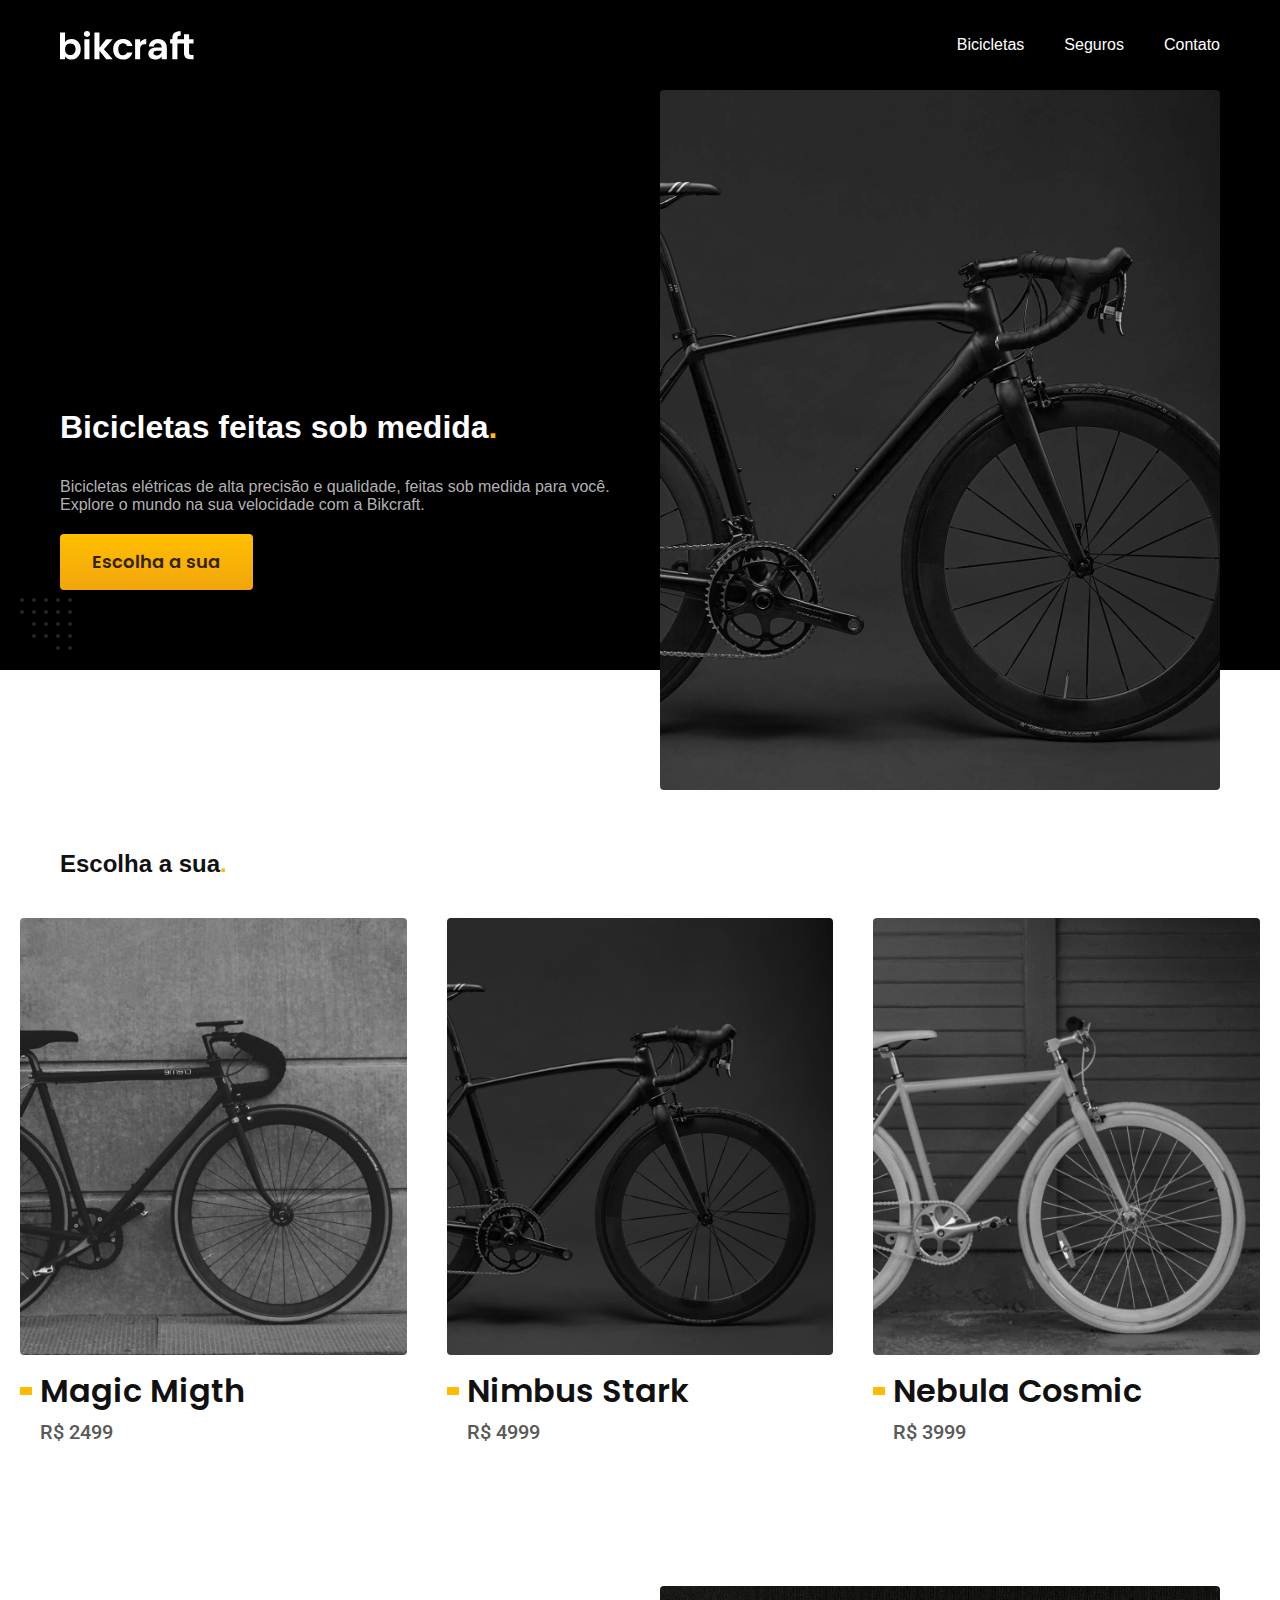
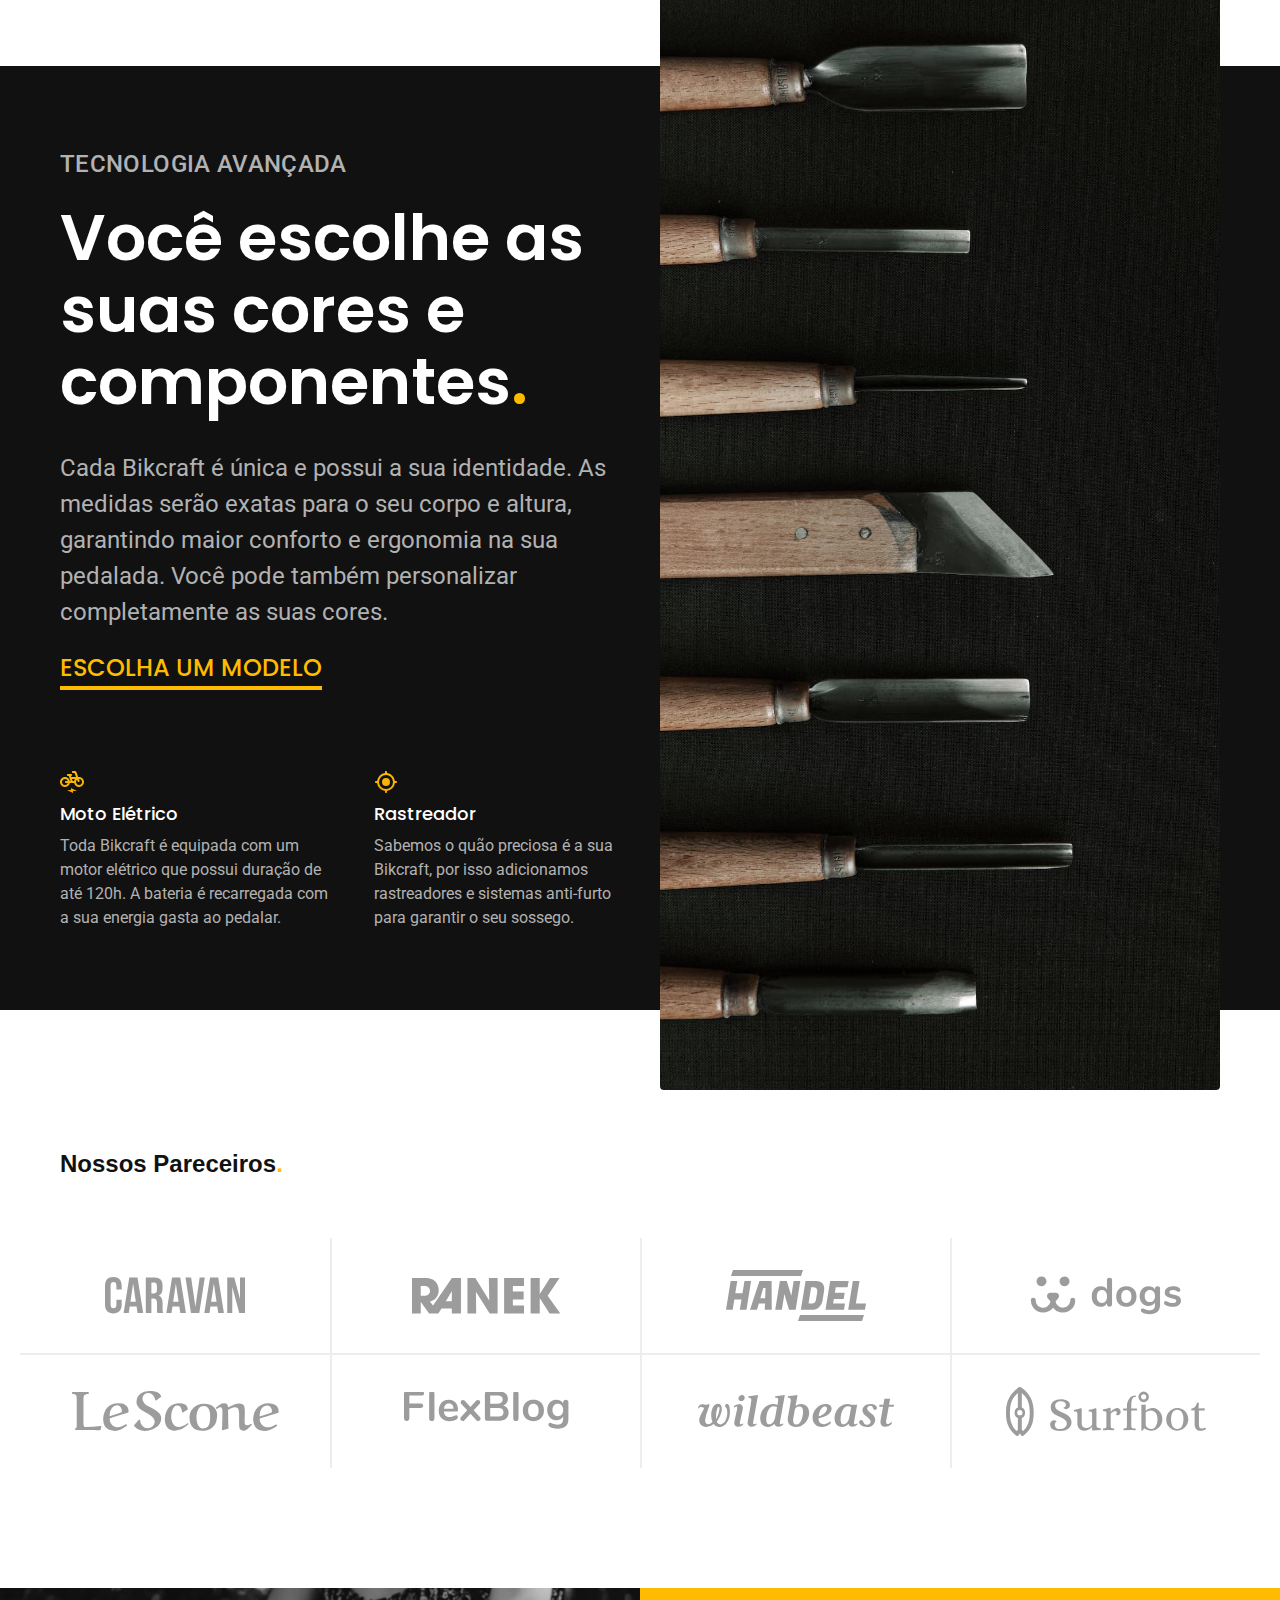
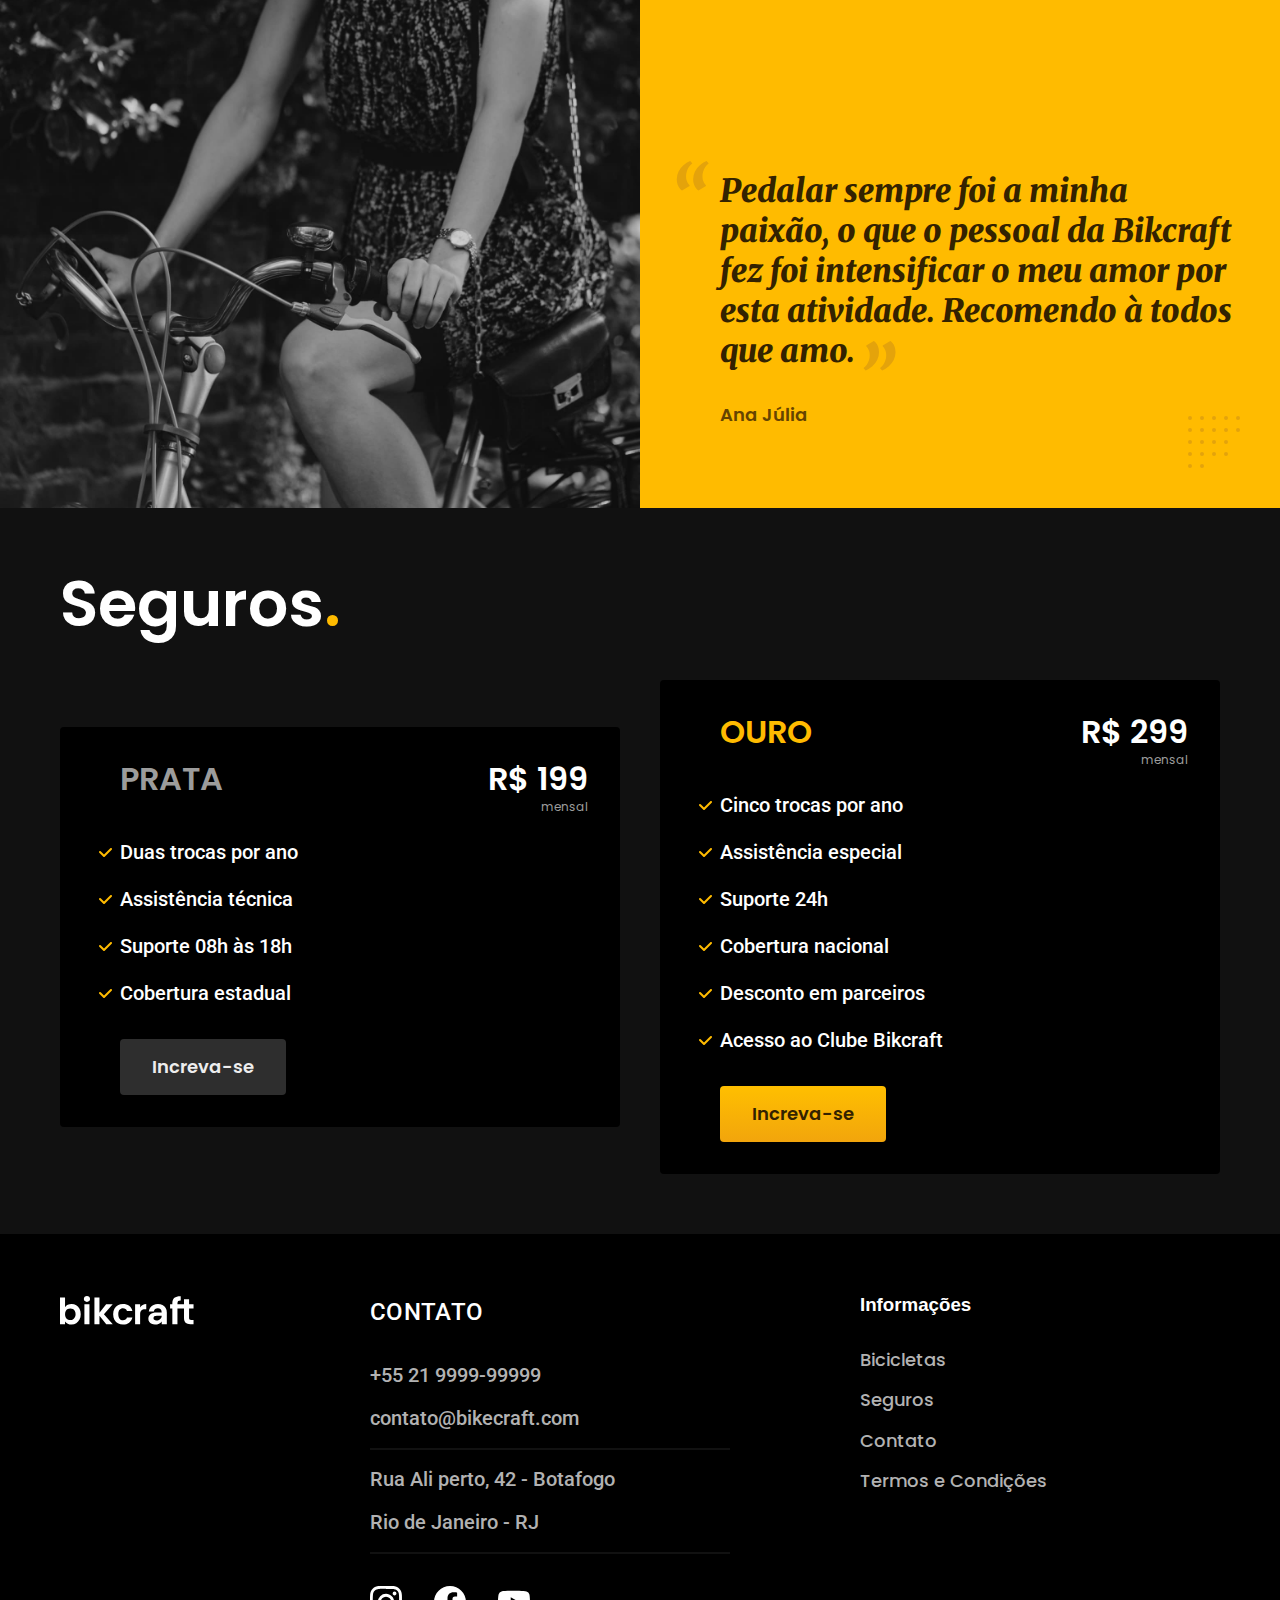
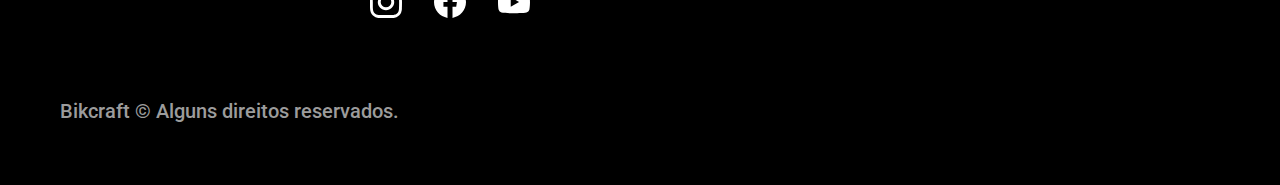
<file: Index.html>
<!DOCTYPE html>
<html lang="pt-br">

<head>
  <meta charset="UTF-8">
  <meta name="viewport" content="width=device-width, initial-scale=1.0">
  <title>Bikecraft - bicicletas elétricas</title>
  <meta name="description" content="Bicicletas elétricas de alta precisão e qualidade, feitas sob medida para o o cliente. Explore o mundo na sua velocidade com a Bikecraft.">
  <link rel="preconnect" href="https://fonts.googleapis.com">
  <link rel="preconnect" href="https://fonts.gstatic.com" crossorigin>
  <link href="https://fonts.googleapis.com/css2?family=Merriweather:ital,wght@1,900&family=Poppins:wght@400;600&family=Roboto:wght@400;500&display=swap" rel="stylesheet">

  <link rel="preload" href="./css/style.css" as="style">
  <link rel="stylesheet" href="./css/style.css">
</head>

<body>
  <header class="header-bg">
    <div class="header container">
      <a href="./">
        <img src="./img/bikcraft.svg" width="136" height="32" alt="Bikecraft">
      </a>
      <nav aria-label="primaria">
        <ul class="header-menu fonte-1-m cor-0">
          <li><a href="./bicicletas.html">Bicicletas</a></li>
          <li><a href="./seguros.html">Seguros</a></li>
          <li><a href="./contato.html">Contato</a></li>
        </ul>
      </nav>
    </div>
  </header>
  <main class="introducao-bg">
    <div class="introducao container">
      <div class="introducao-conteudo">
        <h1 class="fonte-1-xxl cor-0">Bicicletas feitas sob medida<span class="cor-p1">.</span></h1>
        <p class="fonte-2-l cor-5">Bicicletas elétricas de alta precisão e qualidade, feitas sob medida para você. Explore o mundo na sua velocidade com a Bikcraft.</p>
        <a class="botao" href="./bicicletas.html">Escolha a sua</a>
      </div>
      <div>
        <picture>
          <source media="(max-width: 800px)" srcset="./img/bicicletas/nimbus.jpg">
          <img src="./img/fotos/introducao.jpg" alt="Bicicleta elétrica petra.">
        </picture>
      </div>
    </div>
  </main>
  <article class="bicicletas-lista">
    <h2 class="container fonte-1-xxl">Escolha a sua<span class="cor-p1">.</span></h2>
    <ul>
      <li>
        <a href="/bicicletas/magic.html">
          <img src="/img/bicicletas/magic-home.jpg" width="920" height="1040" alt="Bicicleta Preta">
          <h3 class="font-1-xl">Magic Migth</h3>
          <span class="font-2-m cor-8">R$ 2499</span>
        </a>
      </li>
      <li>
        <a href="/bicicletas/nimbus.html">
          <img src="/img/bicicletas/nimbus-home.jpg" width="920" height="1040" alt="Bicicleta Preta">
          <h3 class="font-1-xl">Nimbus Stark</h3>
          <span class="font-2-m cor-8">R$ 4999</span>
        </a>
      </li>
      <li>
        <a href="/bicicletas/nebula.html">
          <img src="/img/bicicletas/nebula-home.jpg" width="920" height="1040" alt="Bicicleta Preta">
          <h3 class="font-1-xl">Nebula Cosmic</h3>
          <span class="font-2-m cor-8">R$ 3999</span>
        </a>
      </li>
    </ul>
  </article>

  <article class="tecnologia-bg">
    <div class="tecnologia container">
      <div class="tecnologia-conteudo">
        <span class="font-2-l-b cor-5">Tecnologia Avançada</span>
        <h2 class="font-1-xxl cor-0">Você escolhe as suas cores e componentes<span class="cor-p1">.</span></h2>
        <p class="font-2-l cor-5">Cada Bikcraft é única e possui a sua identidade. As medidas serão exatas para o seu corpo e altura, garantindo maior conforto e ergonomia na sua pedalada. Você pode também personalizar completamente as suas cores.</p>
        <a class="link" href="./bicicletas.html">Escolha um modelo</a>
        <div class="tecnologia-vantagens">
          <div>
            <img src="./img/icones/eletrica.svg" width="24" height="24" alt="">
            <h3 class="font-1-m cor-0">Moto Elétrico</h3>
            <p class="font-2-s cor-5">Toda Bikcraft é equipada com um motor elétrico que possui duração de até 120h. A bateria é recarregada com a sua energia gasta ao pedalar.</p>
          </div>
          <div>
            <img src="./img/icones/rastreador.svg" width="24" height="24" alt="">
            <h3 class="font-1-m cor-0">Rastreador </h3>
            <p class="font-2-s cor-5">Sabemos o quão preciosa é a sua Bikcraft, por isso adicionamos rastreadores e sistemas anti-furto para garantir o seu sossego.</p>
          </div>
        </div>
      </div>
      <div class="tecnologia-imagem">
        <img src="/img/fotos/tecnologia.jpg" width="1200" height="1920" alt="">
      </div>
    </div>
  </article>

  <section class="parceiros" aria-label="Nossos Parceiros">
    <h2 class="container fonte-1-xxl">Nossos Pareceiros<span class="cor-p1">.</span></h2>
    <ul>
      <li><img src="./img/parceiros/caravan.svg" alt="Caravan" width="140" height="38"></li>
      <li><img src="./img/parceiros/ranek.svg" alt="Ranek" width="149" height="36"></li>
      <li><img src="./img/parceiros/handel.svg" alt="Handel" width="140" height="50"></li>
      <li><img src="./img/parceiros/dogs.svg" alt="Dogs" width="152" height="39"></li>
      <li><img src="./img/parceiros/lescone.svg" alt="LeScone" width="208" height="41"></li>
      <li><img src="./img/parceiros/flexblog.svg" alt="FlexBlog" width="165" height="38"></li>
      <li><img src="./img/parceiros/wildbeast.svg" alt="Wildbeast" width="196" height="34"></li>
      <li><img src="./img/parceiros/surfbot.svg" alt="Surfbot" width="200" height="49"></li>
    </ul>
  </section>
  <section class="depoimento" aria-label="Depoimento">
    <div>
      <img src="/img/fotos/depoimento.jpg" width="1560" height="1360" alt="Pessoa pedalando uma bicicleta Bikcraft">
    </div>
    <div class="depoimento-conteudo">
      <blockquote class="font-1-xl cor-p5">
        <p>Pedalar sempre foi a minha paixão, o que o pessoal da Bikcraft fez foi intensificar o meu amor por esta atividade. Recomendo à todos que amo.</p>
      </blockquote>
      <span class="font-1-m-b cor-p4">Ana Júlia</span>
    </div>
  </section>
  <article class="seguros-bg">
    <div class="seguros container">
      <h2 class="font-1-xxl cor-0">Seguros<span class="cor-p1">.</span></h2>
      <div class="seguros-item">
        <h3 class="font-1-xl cor-6">PRATA</h3>
        <span class="font-1-xl cor-0">R$ 199 <span class="font-1-xs cor-6">mensal</span></span>
        <ul class="font-2-m cor-0">
          <li>Duas trocas por ano</li>
          <li>Assistência técnica</li>
          <li>Suporte 08h às 18h</li>
          <li>Cobertura estadual</li>
        </ul>
        <a class="botao secundario" href="/orcamento.html">Increva-se</a>
      </div>
      <div class="seguros-item">
        <h3 class="font-1-xl cor-p1">OURO</h3>
        <span class="font-1-xl cor-0">R$ 299 <span class="font-1-xs cor-6">mensal</span></span>
        <ul class="font-2-m cor-0">
          <li>Cinco trocas por ano</li>
          <li>Assistência especial</li>
          <li>Suporte 24h</li>
          <li>Cobertura nacional</li>
          <li>Desconto em parceiros</li>
          <li>Acesso ao Clube Bikcraft</li>
        </ul>
        <a class="botao" href="/orcamento.html">Increva-se</a>
      </div>
    </div>
  </article>

  <footer class="footer-bg">
    <div class="footer container">
      <img src="/img/bikcraft.svg" width="136" height="32" alt="Bikecraft">
      <div class="footer-contato">
        <h3 class="font-2-l-b cor-0">Contato</h3>
        <ul class="font-2-m cor-5">
          <li><a href="tel:+552199999999">+55 21 9999-99999</a></li>
          <li><a href="mailto:contato@bikecraft.com">contato@bikecraft.com</a></li>
          <li>Rua Ali perto, 42 - Botafogo</li>
          <li>Rio de Janeiro - RJ</li>
        </ul>
        <div class="footer-redes">
          <a href="./">
            <img src="/img/redes/instagram.svg" width="32" height="32" alt="Instagram">
          </a>
          <a href="./">
            <img src="/img/redes/facebook.svg" width="32" height="32" alt="Facebook">
          </a>
          <a href="./">
            <img src="/img/redes/youtube.svg" width="32" height="32" alt="Youtube">
          </a>
        </div>
      </div>
      <div class="footer-informacoes">
        <h3 class="font-2-1-b cor-0">Informações</h3>
        <nav>
          <ul class="font-1-m cor-5">
            <li><a href="./bicicletas.html">Bicicletas</a></li>
            <li><a href="./seguros.html">Seguros</a></li>
            <li><a href="./contato.html">Contato</a></li>
            <li><a href="./termos.html">Termos e Condições</a></li>
          </ul>
        </nav>
      </div>
      <p class="footer-copy font-2-m cor-6">Bikcraft © Alguns direitos reservados.</p>
    </div>
  </footer>
  <script src="./js/scrpit.js"></script>
</body>

</html>
</file>
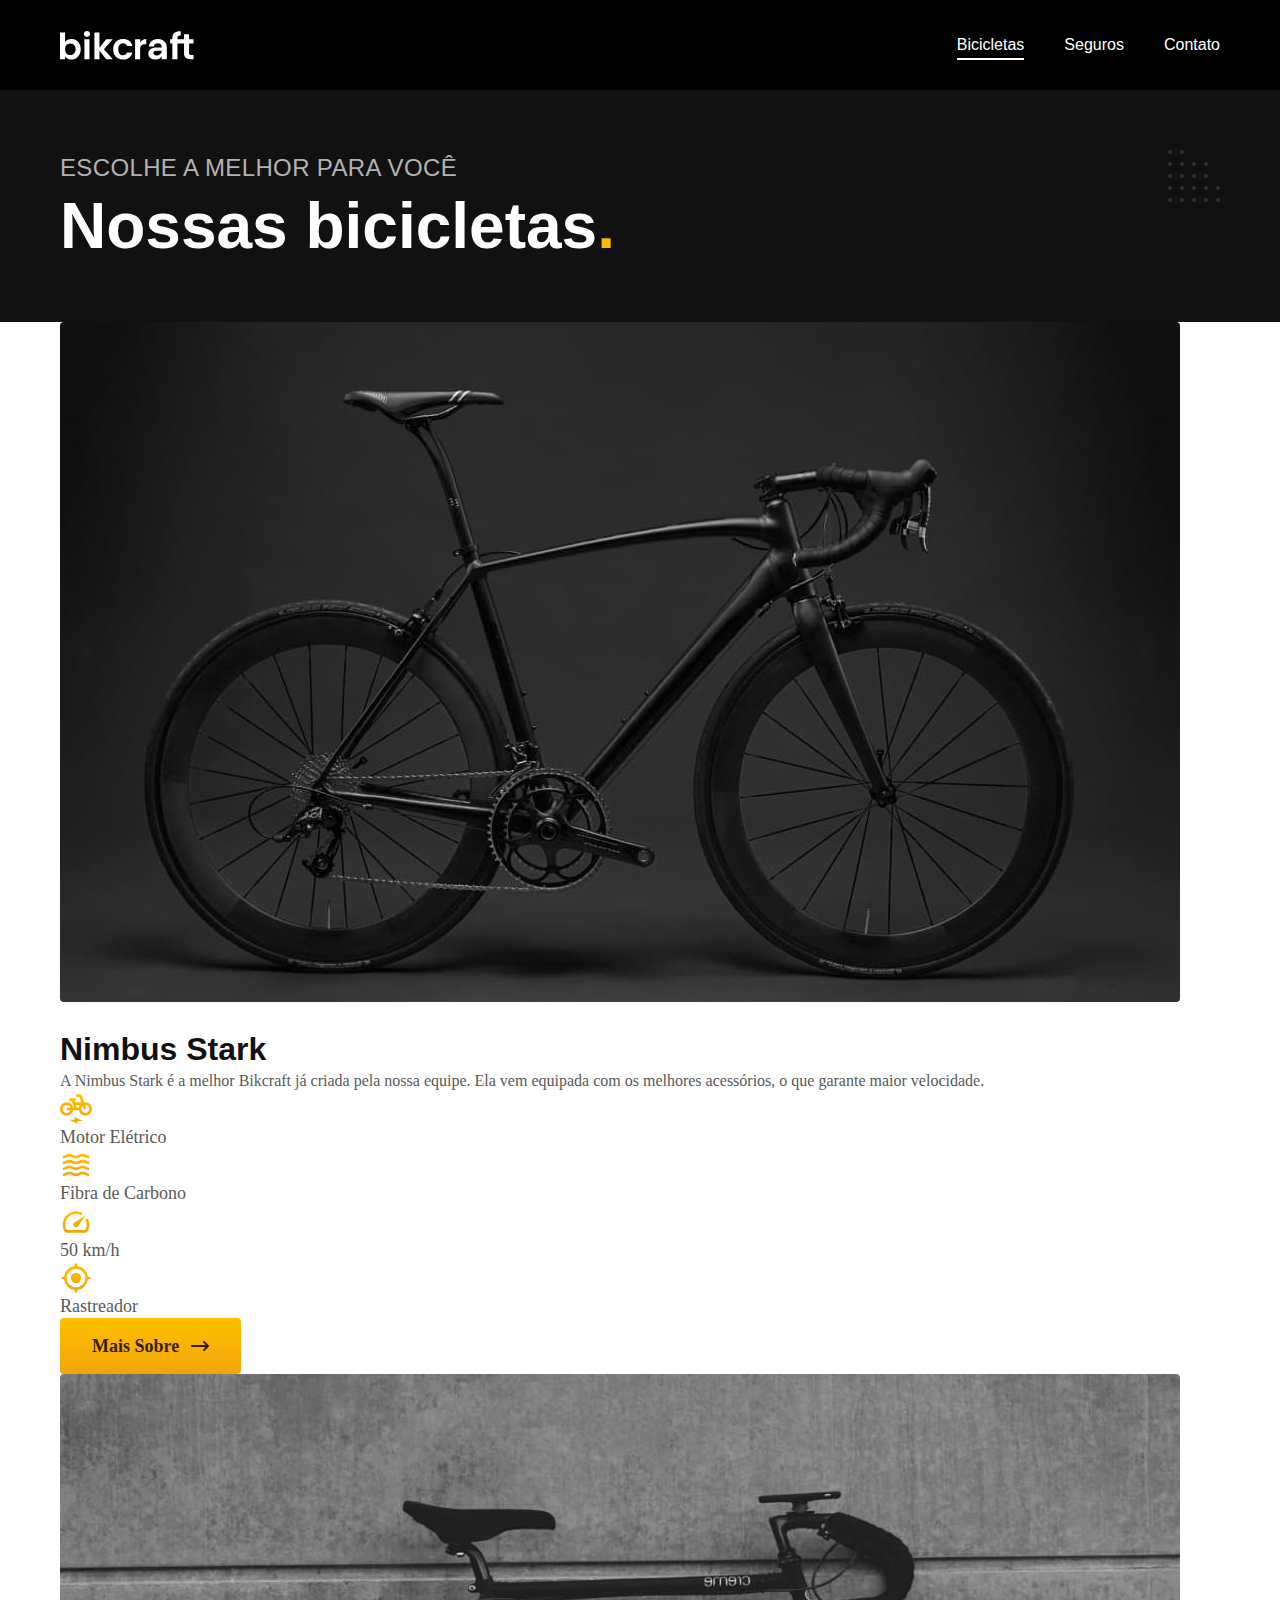
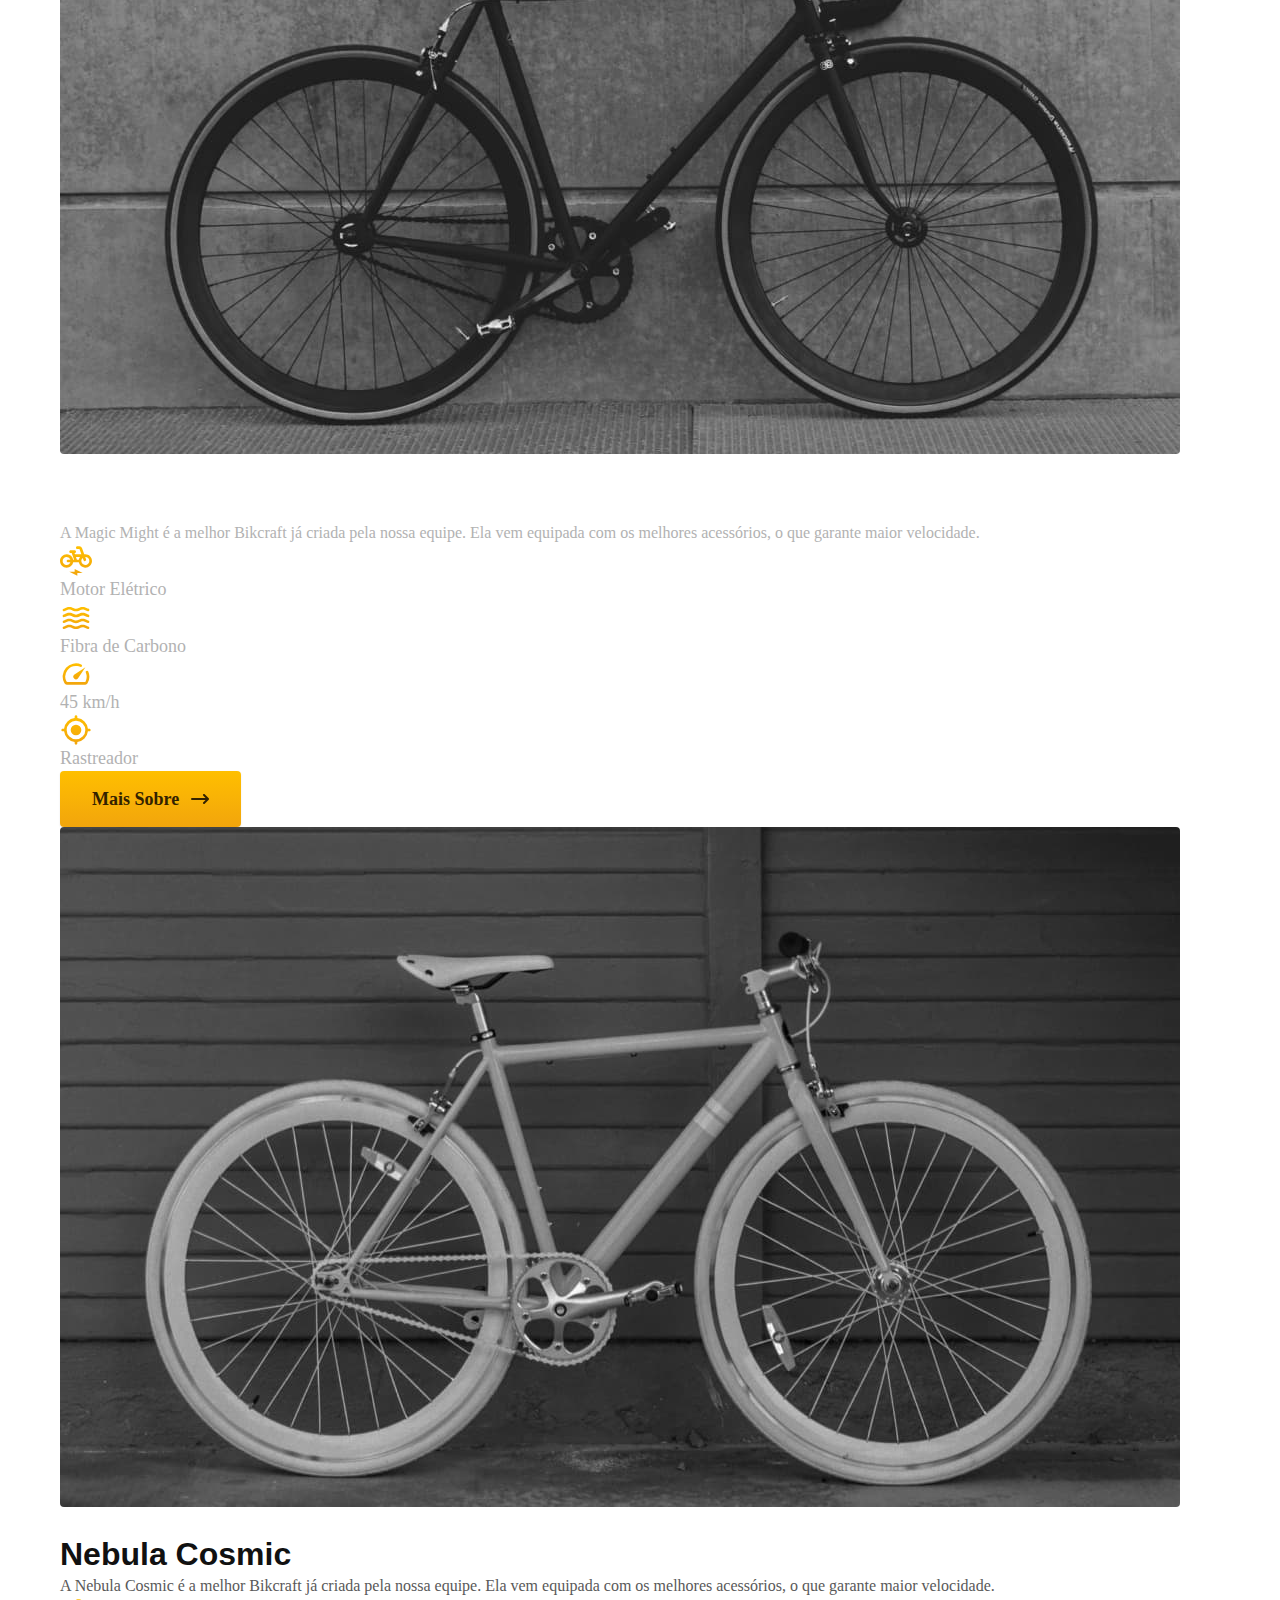
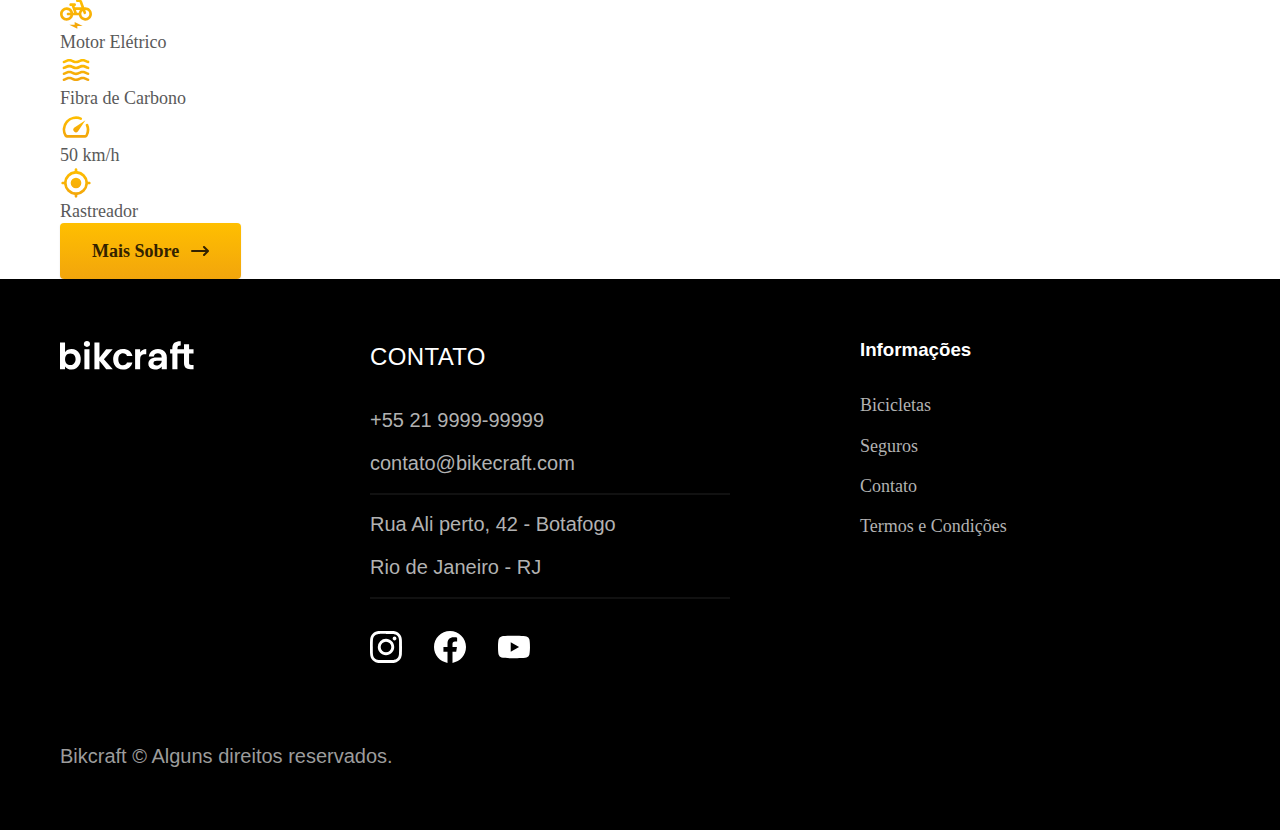
<file: bicicletas.html>
<!DOCTYPE html>
<html lang="pt-br">

<head>
  <meta charset="UTF-8">
  <meta name="viewport" content="width=device-width, initial-scale=1.0">
  <title>Bicicletas | Bikecraft</title>
  <meta name="description" content="Termos e Condições.">
  <link rel="preload" href="./css/style.css" as="style">
  <link rel="stylesheet" href="./css/style.css">
</head>

<body id="bicicletas">
  <header class="header-bg">
    <div class="header container">
      <a href=""><img src="./img/bikcraft.svg" alt="Bikecraft">
      </a>
      <nav aria-label="primaria">
        <ul class="header-menu fonte-1-m cor-0">
          <li><a href="./bicicletas.html">Bicicletas</a></li>
          <li><a href="./seguros.html">Seguros</a></li>
          <li><a href="./contato.html">Contato</a></li>
        </ul>
      </nav>
    </div>
  </header>

  <main>
    <div class="titulo-bg">
      <div class="titulo container">
        <p class="font-2-l-b cor-5">Escolhe a melhor para você</p>
        <h1 class="font-1-xxl cor-0">Nossas bicicletas<span class="cor-p1">.</span></h1>
      </div>
    </div>
    <div class="bicicletas container">
      <div class="bicicletas-imagem">
        <img src="/img/bicicletas/nimbus.jpg" alt="Bicicleta preta">
        <span class="font-2-m cor-0">R$ 4999</span>
      </div>
      <div class="bicicletas-conteudo">
        <h2 class="font-1-xl">Nimbus Stark</h2>
        <p class="font-2-s cor-8">A Nimbus Stark é a melhor Bikcraft já criada pela nossa equipe. Ela vem equipada com os melhores acessórios, o que garante maior velocidade.</p>
        <ul class="font-1-m cor-8">
          <li><img src="/img/icones/eletrica.svg" alt="">Motor Elétrico</li>
          <li><img src="/img/icones/carbono.svg" alt="">Fibra de Carbono</li>
          <li><img src="/img/icones/velocidade.svg" alt="">50 km/h</li>
          <li><img src="/img/icones/rastreador.svg" alt="">Rastreador</li>
        </ul>
        <a class="botao seta" href="/bicicletas/nimbus.html">Mais Sobre</a>
      </div>
    </div>

    <div class="bicicletas-bg">
      <div class="bicicletas container">
        <div class="bicicletas-imagem">
          <img src="/img/bicicletas/magic.jpg" alt="Bicicleta preta">
          <span class="font-2-m cor-0">R$ 2499</span>
        </div>
        <div class="bicicletas-conteudo">
          <h2 class="font-1-xl cor-0">Magic Might</h2>
          <p class="font-2-s cor-5">A Magic Might é a melhor Bikcraft já criada pela nossa equipe. Ela vem equipada com os melhores acessórios, o que garante maior velocidade.</p>
          <ul class="font-1-m cor-5">
            <li><img src="/img/icones/eletrica.svg" alt="">Motor Elétrico</li>
            <li><img src="/img/icones/carbono.svg" alt="">Fibra de Carbono</li>
            <li><img src="/img/icones/velocidade.svg" alt="">45 km/h</li>
            <li><img src="/img/icones/rastreador.svg" alt="">Rastreador</li>
          </ul>
          <a class="botao seta" href="/bicicletas/magic.html">Mais Sobre</a>
        </div>
      </div>
    </div>

    <div class="bicicletas container">
      <div class="bicicletas-imagem">
        <img src="/img/bicicletas/nebula.jpg" alt="Bicicleta preta">
        <span class="font-2-m cor-0">R$ 3999</span>
      </div>
      <div class="bicicletas-conteudo">
        <h2 class="font-1-xl">Nebula Cosmic</h2>
        <p class="font-2-s cor-8">A Nebula Cosmic é a melhor Bikcraft já criada pela nossa equipe. Ela vem equipada com os melhores acessórios, o que garante maior velocidade.</p>
        <ul class="font-1-m cor-8">
          <li><img src="/img/icones/eletrica.svg" alt="">Motor Elétrico</li>
          <li><img src="/img/icones/carbono.svg" alt="">Fibra de Carbono</li>
          <li><img src="/img/icones/velocidade.svg" alt="">50 km/h</li>
          <li><img src="/img/icones/rastreador.svg" alt="">Rastreador</li>
        </ul>
        <a class="botao seta" href="/bicicletas/nebula.html">Mais Sobre</a>
      </div>
    </div>

  </main>
  <footer class="footer-bg">
    <div class="footer container">
      <img src="/img/bikcraft.svg" alt="Bikecraft">
      <div class="footer-contato">
        <h3 class="font-2-l-b cor-0">Contato</h3>
        <ul class="font-2-m cor-5">
          <li><a href="tel:+552199999999">+55 21 9999-99999</a></li>
          <li><a href="mailto:contato@bikecraft.com">contato@bikecraft.com</a></li>
          <li>Rua Ali perto, 42 - Botafogo</li>
          <li>Rio de Janeiro - RJ</li>
        </ul>
        <div class="footer-redes">
          <a href="./">
            <img src="/img/redes/instagram.svg" alt="Instagram">
          </a>
          <a href="./">
            <img src="/img/redes/facebook.svg" alt="Facebook">
          </a>
          <a href="./">
            <img src="/img/redes/youtube.svg" alt="Youtube">
          </a>
        </div>
      </div>
      <div class="footer-informacoes">
        <h3 class="font-2-1-b cor-0">Informações</h3>
        <nav>
          <ul class="font-1-m cor-5">
            <li><a href="./bicicletas.html">Bicicletas</a></li>
            <li><a href="./seguros.html">Seguros</a></li>
            <li><a href="./contato.html">Contato</a></li>
            <li><a href="./termos.html">Termos e Condições</a></li>
          </ul>
        </nav>
      </div>
      <p class="footer-copy font-2-m cor-6">Bikcraft © Alguns direitos reservados.</p>
    </div>
  </footer>
  <script src="./js/scrpit.js"></script>
</body>

</html>
</file>
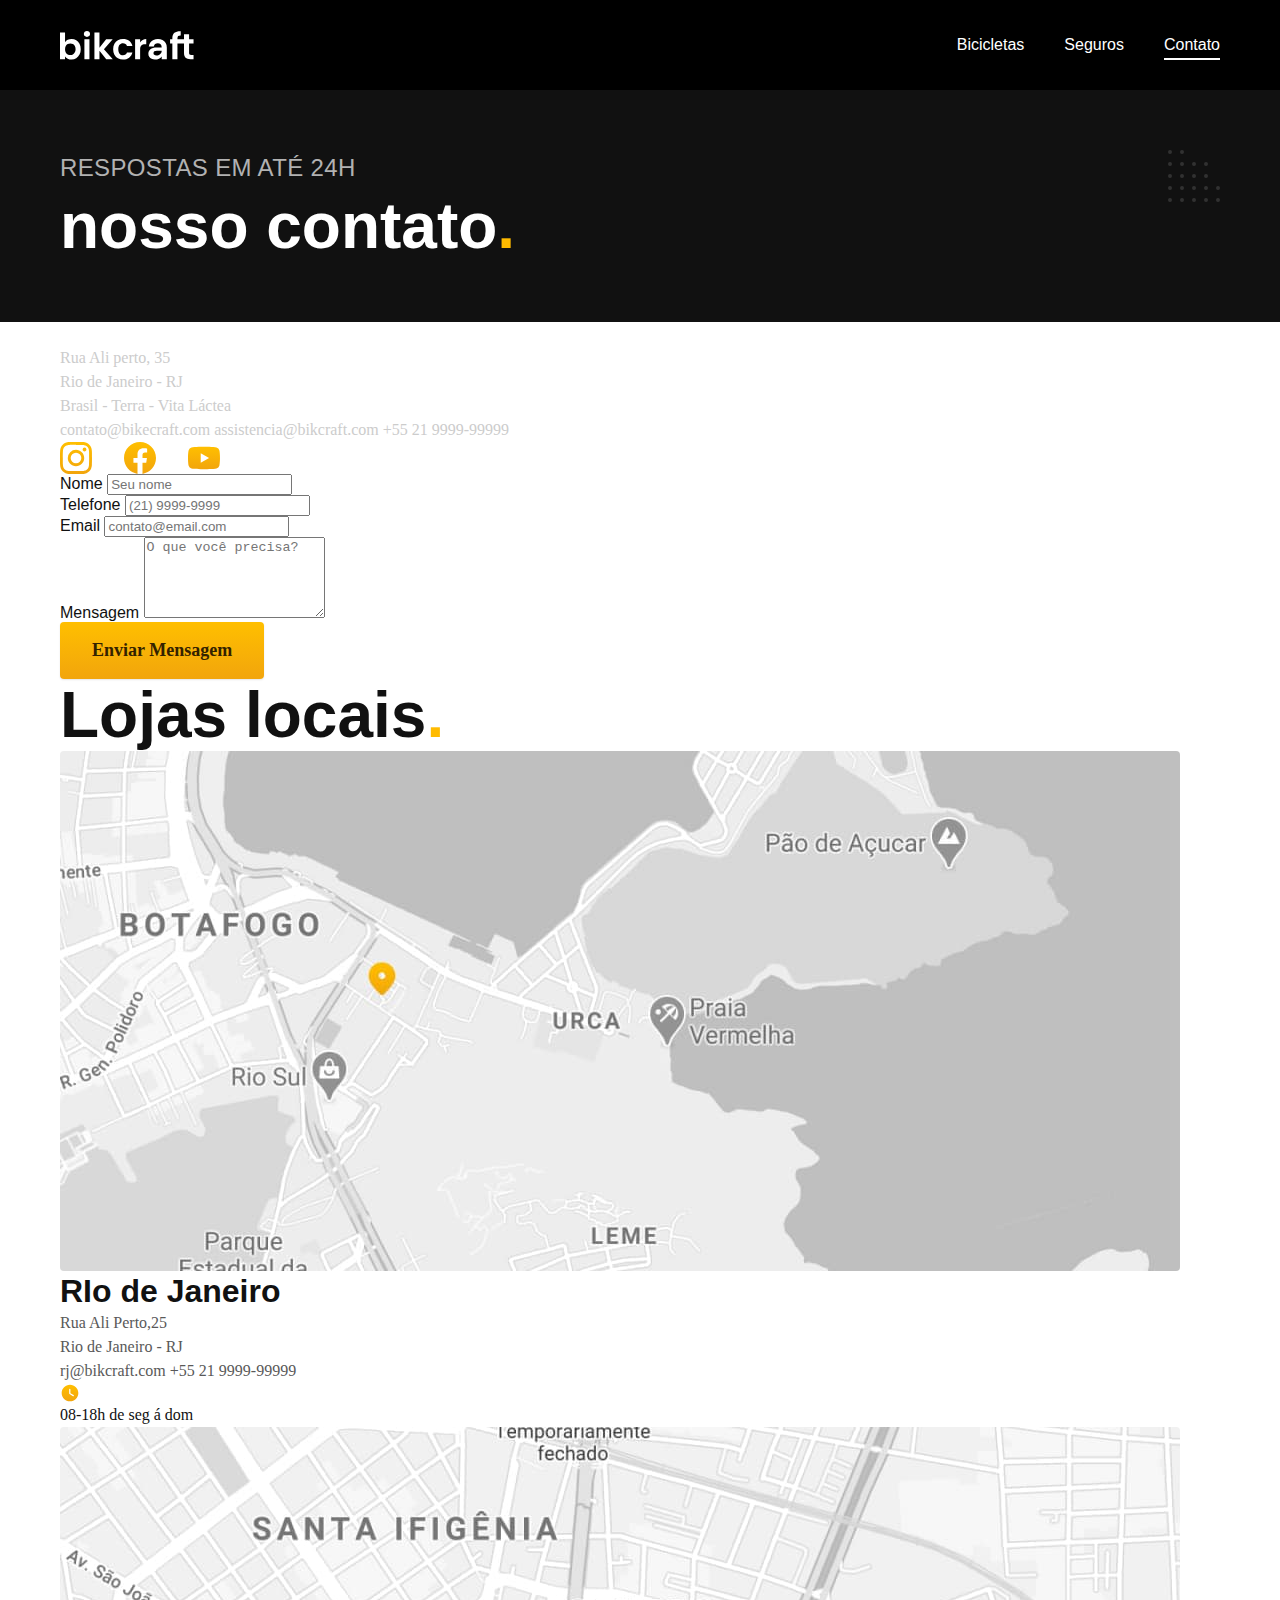
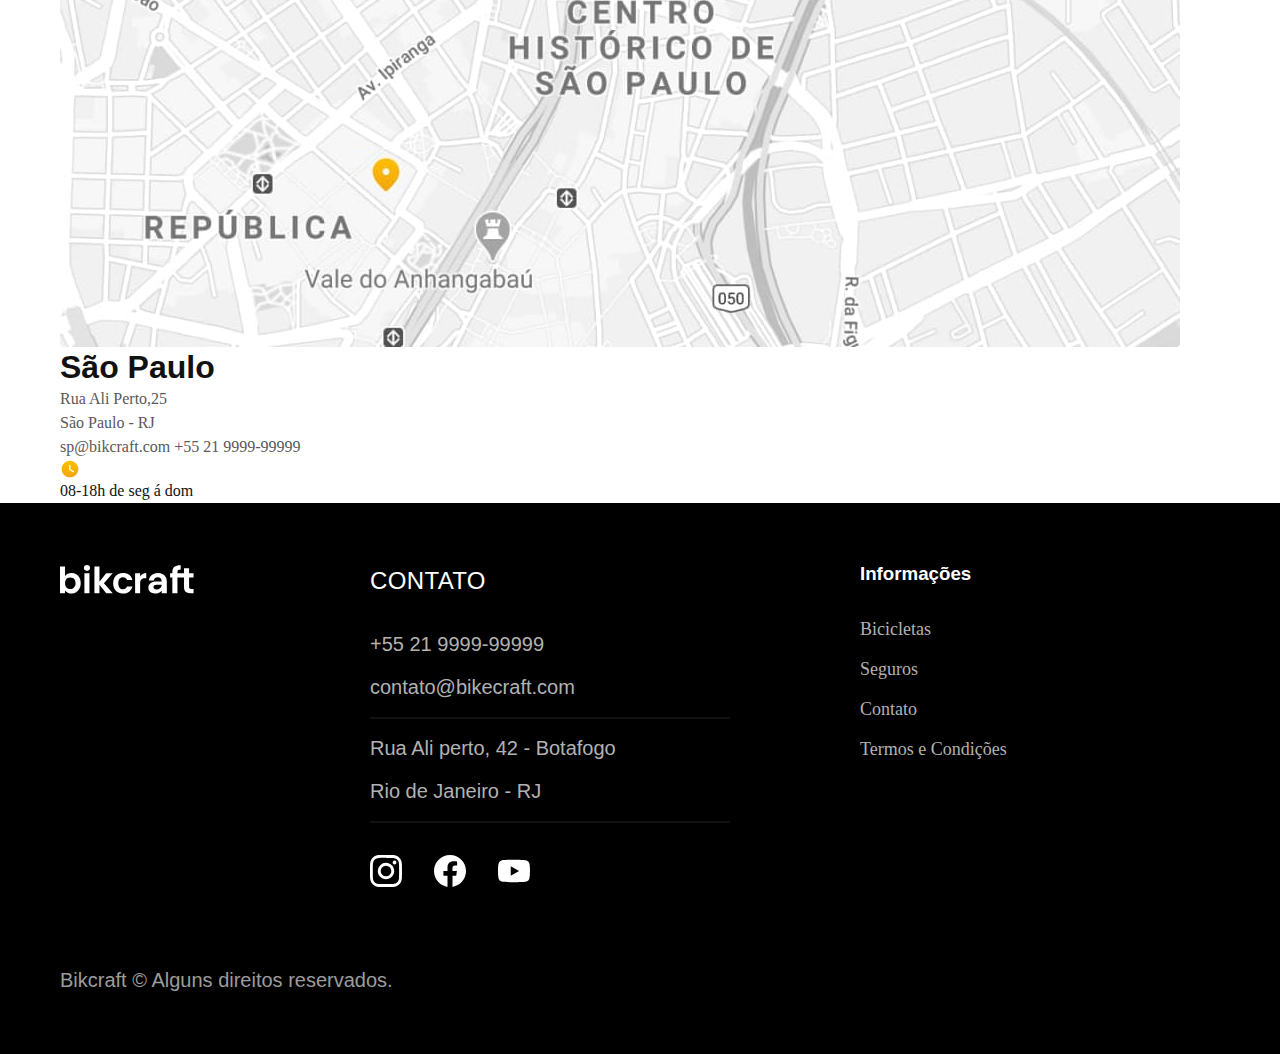
<file: contato.html>
<!DOCTYPE html>
<html lang="pt-br">

<head>
  <meta charset="UTF-8">
  <meta name="viewport" content="width=device-width, initial-scale=1.0">
  <title>Contato | Bikecraft</title>
  <meta name="description" content="Termos e Condições.">
  <link rel="preload" href="./css/style.css" as="style">
  <link rel="stylesheet" href="./css/style.css">
</head>

<body id="contato">
  <header class="header-bg">
    <div class="header container">
      <a href=""><img src="./img/bikcraft.svg" alt="Bikecraft">
      </a>
      <nav aria-label="primaria">
        <ul class="header-menu fonte-1-m cor-0">
          <li><a href="./bicicletas.html">Bicicletas</a></li>
          <li><a href="./seguros.html">Seguros</a></li>
          <li><a href="./contato.html">Contato</a></li>
        </ul>
      </nav>
    </div>
  </header>

  <main>
    <div class="titulo-bg">
      <div class="titulo container">
        <p class="font-2-l-b cor-5">Respostas em até 24h</p>
        <h1 class="font-1-xxl cor-0">nosso contato<span class="cor-p1">.</span></h1>
      </div>
    </div>

    <div class="contato container">
      <section class="contato-dados" aria-label="Endereço">
        <h2 class="font-1-m cor-0">Loja Online</h2>
        <div class="contato-endereco font-2-s cor-4">
          <p>Rua Ali perto, 35</p>
          <p>Rio de Janeiro - RJ</p>
          <p>Brasil - Terra - Vita Láctea</p>
        </div>
        <address class="contato-meios font-2-s cor-4">
          <a href="mailto:contato@bikecraft.com">contato@bikecraft.com</a>
          <a href="mailto:assistencia@bikcraft.com">assistencia@bikcraft.com</a>
          <a href="tel:+552199999999">+55 21 9999-99999</a>
        </address>
        <div class="footer-redes">
          <a href="./">
            <img src="/img/redes/instagram-p.svg" alt="Instagram">
          </a>
          <a href="./">
            <img src="/img/redes/facebook-p.svg" alt="Facebook">
          </a>
          <a href="./">
            <img src="/img/redes/youtube-p.svg" alt="Youtube">
          </a>
        </div>
      </section>
      <section class="contato-formulario" aria-label="Formulário">
        <form class="form" action="./contato.html">
          <div>
            <label for="nome">Nome</label>
            <input type="text" id="nome" name="nome" placeholder="Seu nome">
          </div>
          <div>
            <label for="telefone">Telefone</label>
            <input type="text" id="telefone" name="telefone" placeholder="(21) 9999-9999">
          </div>
          <div class="col-2">
            <label for="email">Email</label>
            <input type="email" id="email" name="email" placeholder="contato@email.com">
          </div>
          <div class="col-2">
            <label for="mensagem">Mensagem</label>
            <textarea rows="5" type="mensagem" id="mensagem" name="mensagem" placeholder="O que você precisa?"></textarea>
          </div>
          <button class="botao col-2">Enviar Mensagem</button>
        </form>
      </section>
    </div>
  </main>

  <article class="lojas container">
    <h2 class="font-1-xxl">Lojas locais<span class="cor-p1">.</span></h2>
    <div class="lojas-item">
      <img src="./img/lojas/rj.jpg" alt="mapa marcando o endereço em rua lai perto, 25 - Rio de Janeiro -RJ">
      <div class="lojas-conteudo">
        <h3 class="font-1-xl">RIo de Janeiro</h3>
        <div class="lojas-dados font-2-s cor-8">
          <p>Rua Ali Perto,25</p>
          <p>Rio de Janeiro - RJ</p>
        </div>
        <div class="lojas-dados font-2-s cor-8">
          <a href="mailto:rj@bikcraft.com">rj@bikcraft.com</a>
          <a href="tel:+552199999999">+55 21 9999-99999</a>
        </div>
        <p class="lojas-tempo font-1-s"><img src="./img/icones/horario.svg" alt="">08-18h de seg á dom</p>
      </div>
    </div>

    <div class="lojas-item">
      <img src="./img/lojas/sp.jpg" alt="mapa marcando o endereço em rua lai perto, 25 - Rio de Janeiro -RJ">
      <div class="lojas-conteudo">
        <h3 class="font-1-xl">São Paulo</h3>
        <div class="lojas-dados font-2-s cor-8">
          <p>Rua Ali Perto,25</p>
          <p>São Paulo - RJ</p>
        </div>
        <div class="lojas-dados font-2-s cor-8">
          <a href="mailto:sp@bikcraft.com">sp@bikcraft.com</a>
          <a href="tel:+551199999999">+55 21 9999-99999</a>
        </div>
        <p class="lojas-tempo font-1-s"><img src="./img/icones/horario.svg" alt="">08-18h de seg á dom</p>
      </div>
    </div>
  </article>

  <footer class="footer-bg">
    <div class="footer container">
      <img src="/img/bikcraft.svg" alt="Bikecraft">
      <div class="footer-contato">
        <h3 class="font-2-l-b cor-0">Contato</h3>
        <ul class="font-2-m cor-5">
          <li><a href="tel:+552199999999">+55 21 9999-99999</a></li>
          <li><a href="mailto:contato@bikecraft.com">contato@bikecraft.com</a></li>
          <li>Rua Ali perto, 42 - Botafogo</li>
          <li>Rio de Janeiro - RJ</li>
        </ul>
        <div class="footer-redes">
          <a href="./">
            <img src="/img/redes/instagram.svg" alt="Instagram">
          </a>
          <a href="./">
            <img src="/img/redes/facebook.svg" alt="Facebook">
          </a>
          <a href="./">
            <img src="/img/redes/youtube.svg" alt="Youtube">
          </a>
        </div>
      </div>
      <div class="footer-informacoes">
        <h3 class="font-2-1-b cor-0">Informações</h3>
        <nav>
          <ul class="font-1-m cor-5">
            <li><a href="./bicicletas.html">Bicicletas</a></li>
            <li><a href="./seguros.html">Seguros</a></li>
            <li><a href="./contato.html">Contato</a></li>
            <li><a href="./termos.html">Termos e Condições</a></li>
          </ul>
        </nav>
      </div>
      <p class="footer-copy font-2-m cor-6">Bikcraft © Alguns direitos reservados.</p>
    </div>
  </footer>
  <script src="./js/scrpit.js"></script>
</body>

</html>
</file>
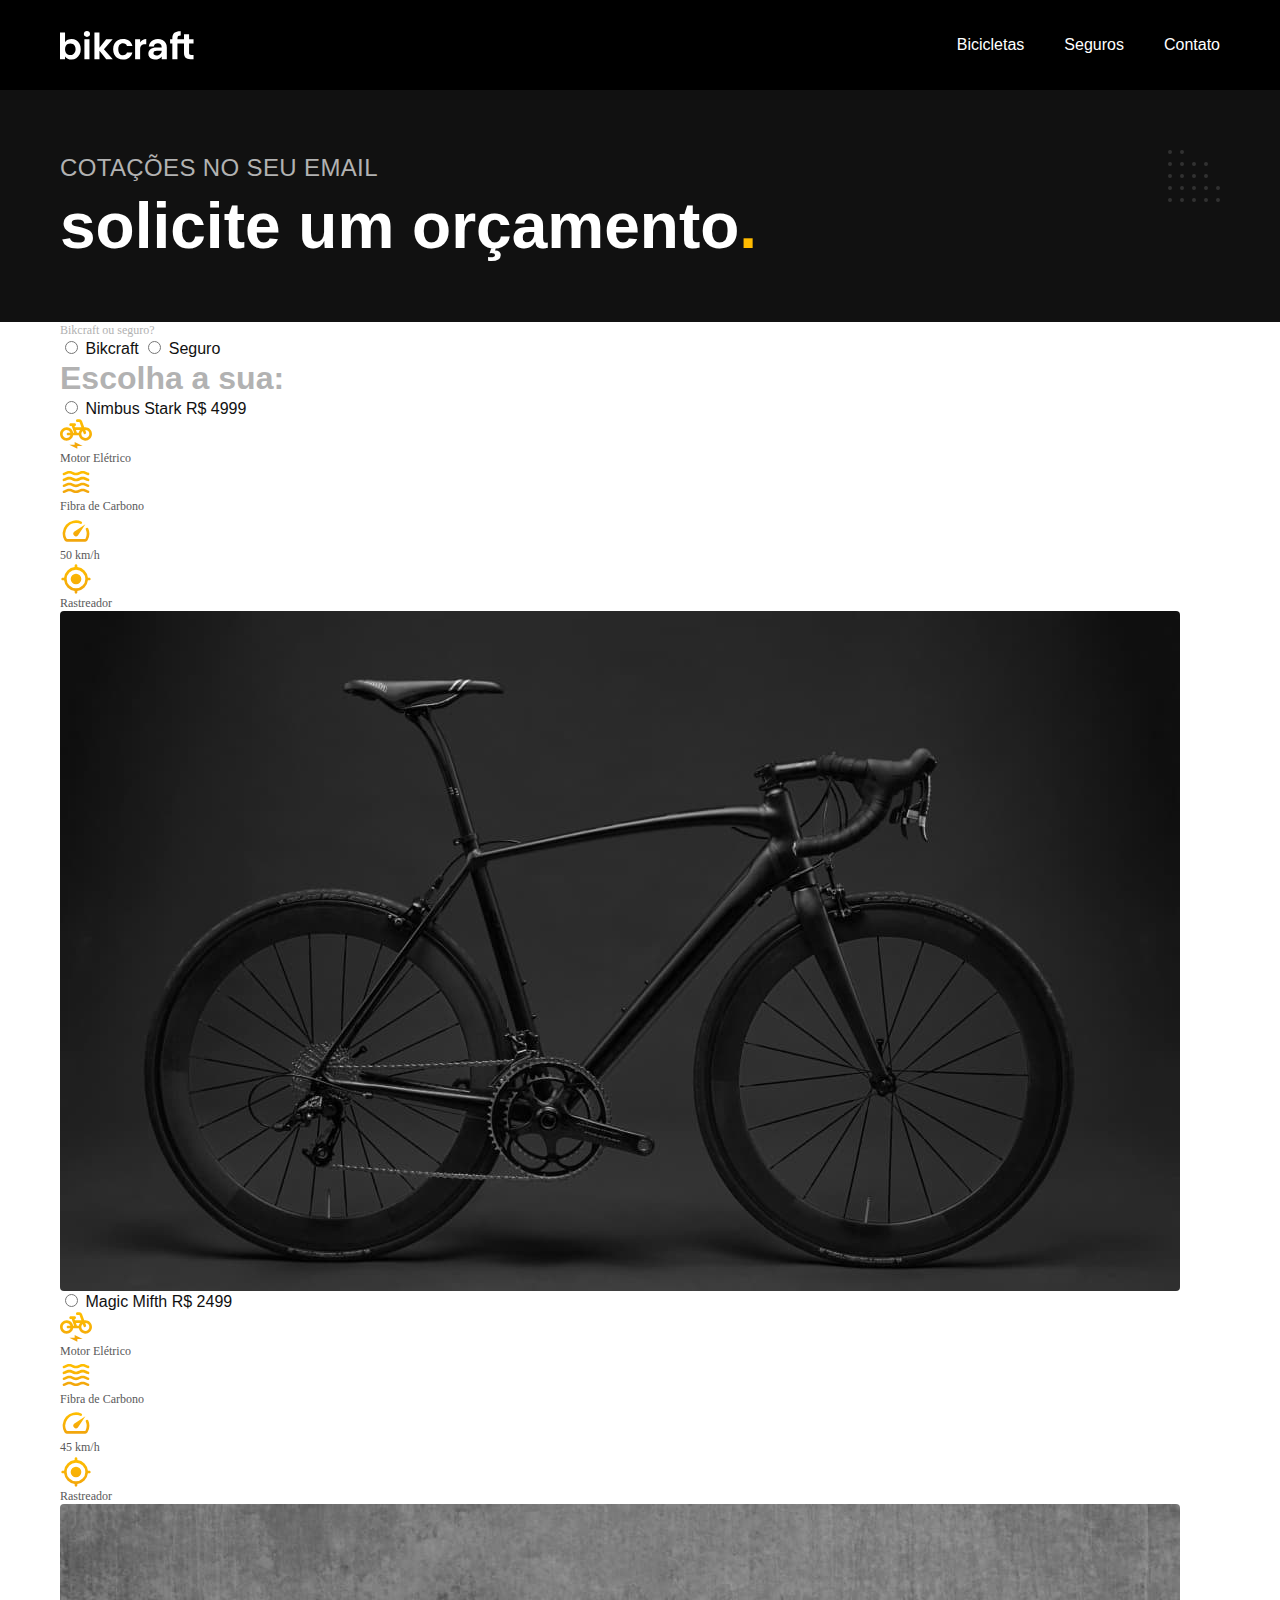
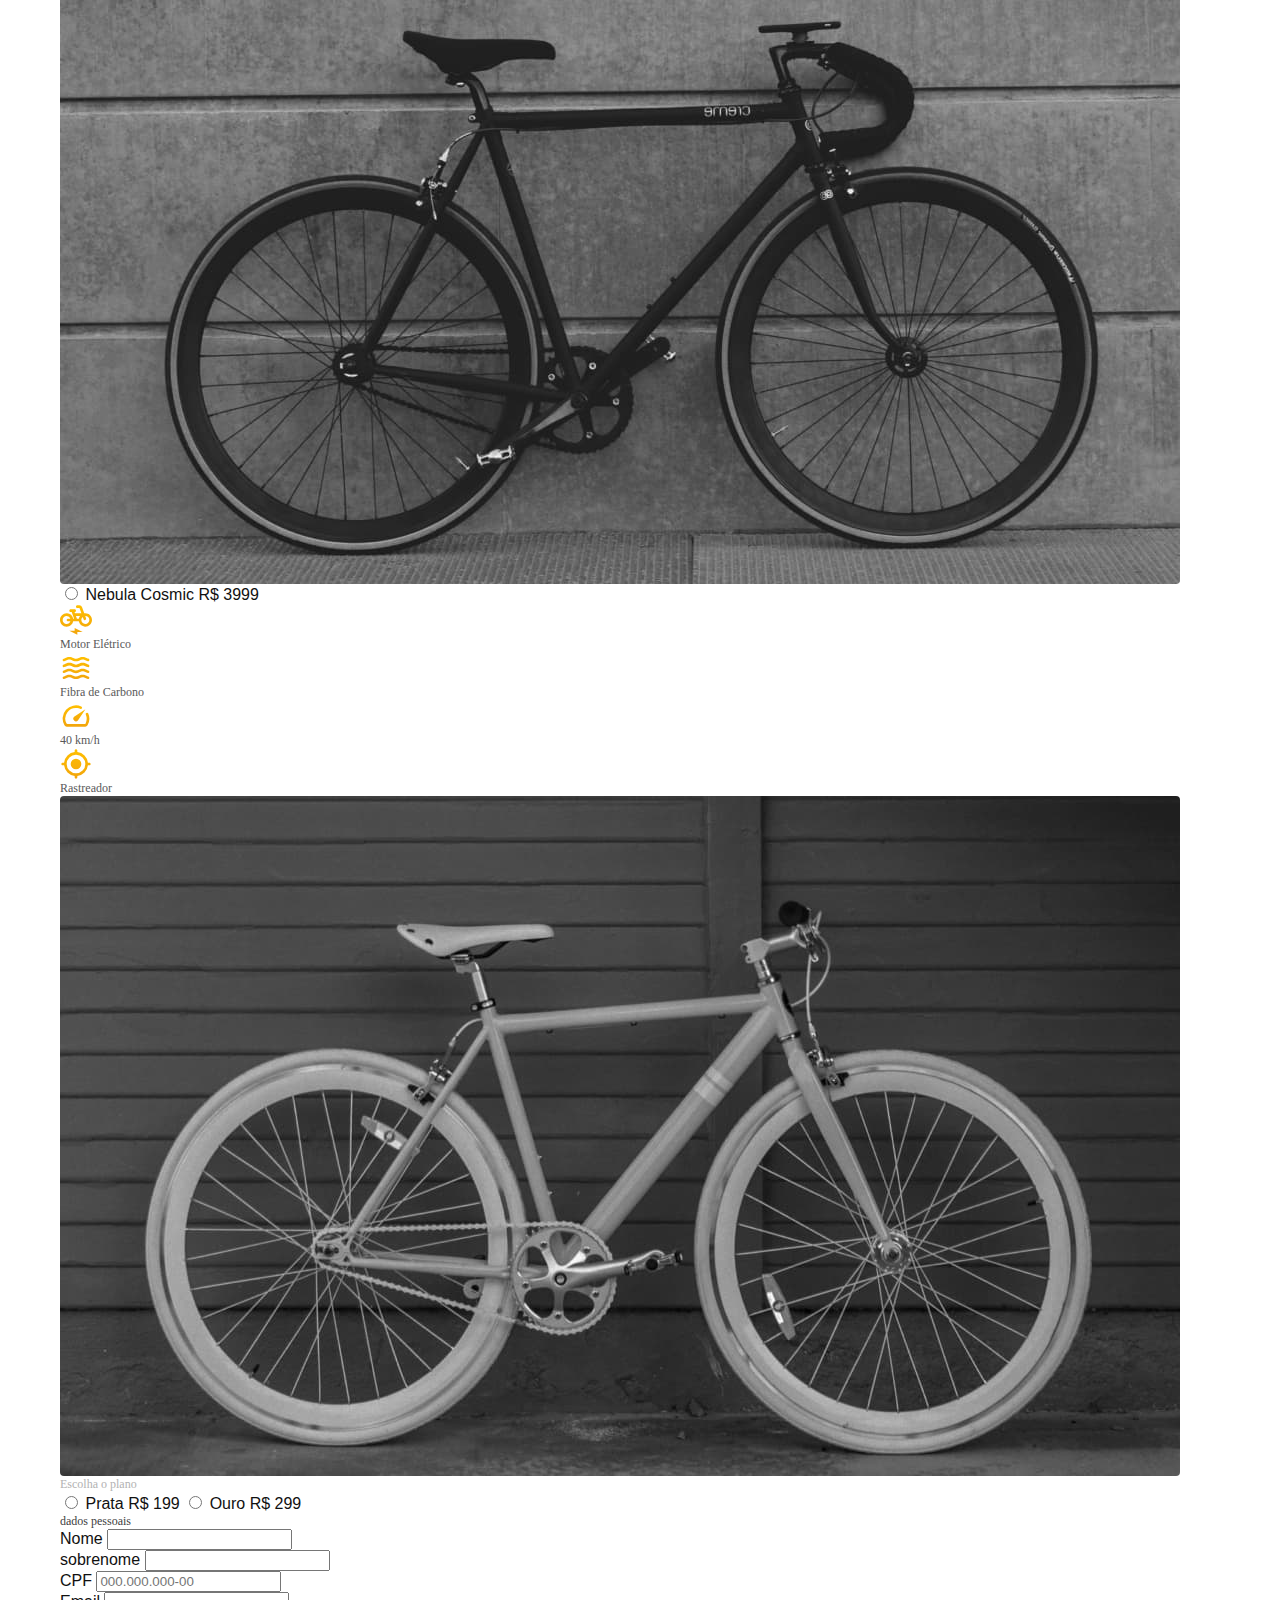
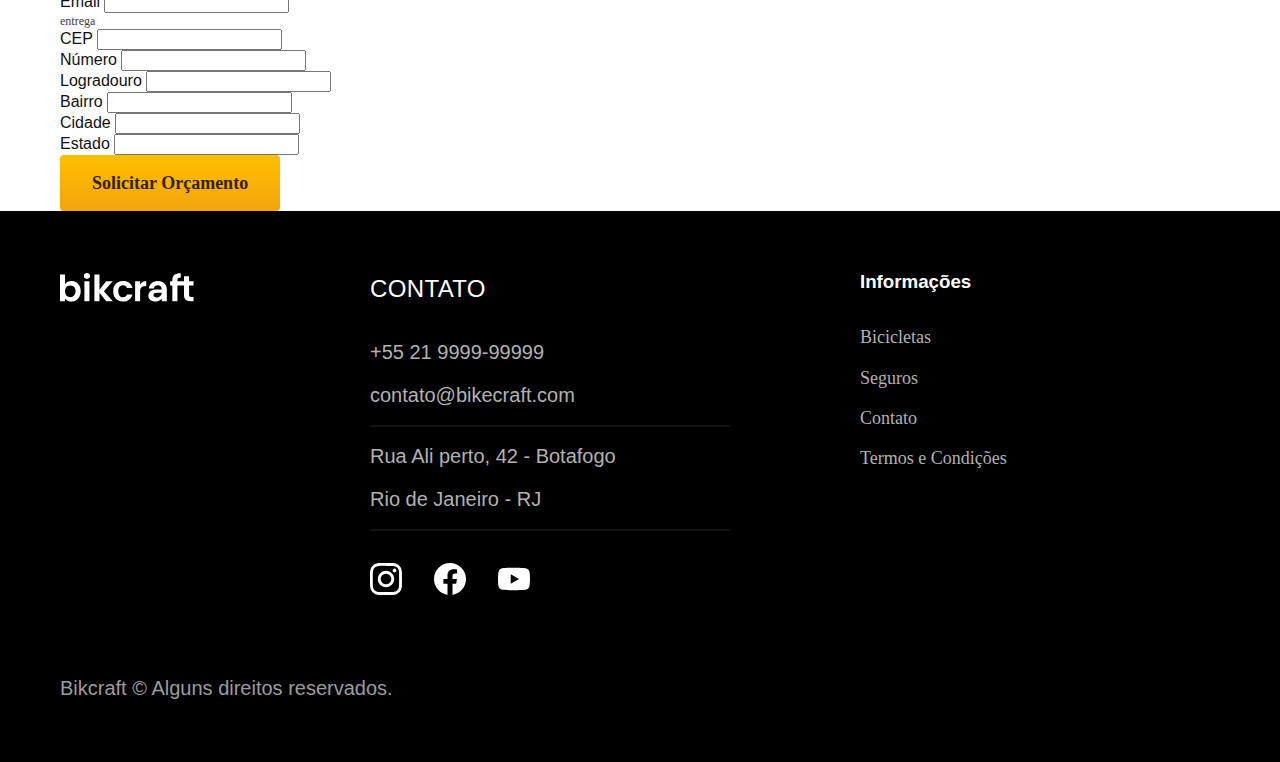
<file: orcamento.html>
<!DOCTYPE html>
<html lang="pt-br">

<head>
  <meta charset="UTF-8">
  <meta name="viewport" content="width=device-width, initial-scale=1.0">
  <title>Orçamento| Bikecraft</title>
  <meta name="description" content="Termos e Condições.">
  <link rel="preload" href="./css/style.css" as="style">
  <link rel="stylesheet" href="./css/style.css">
</head>

<body id="orcamento">
  <header class="header-bg">
    <div class="header container">
      <a href=""><img src="./img/bikcraft.svg" alt="Bikcraft">
      </a>
      <nav aria-label="primaria">
        <ul class="header-menu fonte-1-m cor-0">
          <li><a href="./bicicletas.html">Bicicletas</a></li>
          <li><a href="./seguros.html">Seguros</a></li>
          <li><a href="./contato.html">Contato</a></li>
        </ul>
      </nav>
    </div>
  </header>

  <main>
    <div class="titulo-bg">
      <div class="titulo container">
        <p class="font-2-l-b cor-5">Cotações no seu email</p>
        <h1 class="font-1-xxl cor-0">solicite um orçamento<span class="cor-p1">.</span></h1>
      </div>
    </div>

    <form class="orcamento container" action="./">

      <div class="orcamento-produto">
        <h2 class="font-1-xs cor-5">Bikcraft ou seguro?</h2>

        <input type="radio" name="tipo" value="bikcraft" id="bikcraft">
        <label for="bikcraft">Bikcraft</label>

        <input type="radio" name="tipo" value="seguro" id="seguro">
        <label for="seguro">Seguro</label>

        <div class="orcamento-conteudo" id="orcamento-bikecraft">
          <h2 class="font-1-xl cor-5">Escolha a sua:</h2>

          <input type="radio" name="produto" value="nimbus" id="nimbus">
          <label for="nimbus">Nimbus Stark <span>R$ 4999</span></label>
          <div class="orcamento-detalhes">
            <ul class="font-1-xs cor-8">
              <li><img src="./img/icones/eletrica.svg" alt=""> Motor Elétrico</li>
              <li><img src="./img/icones/carbono.svg" alt=""> Fibra de Carbono</li>
              <li><img src="./img/icones/velocidade.svg" alt=""> 50 km/h</li>
              <li><img src="./img/icones/rastreador.svg" alt=""> Rastreador</li>
            </ul>
            <img src="./img/bicicletas/nimbus.jpg" alt="Bicicleta Preta">
          </div>

          <input type="radio" name="produto" value="Magic" id="Magic">
          <label for="Magic">Magic Mifth <span>R$ 2499</span></label>
          <div class="orcamento-detalhes">
            <ul class="font-1-xs cor-8">
              <li><img src="./img/icones/eletrica.svg" alt=""> Motor Elétrico</li>
              <li><img src="./img/icones/carbono.svg" alt=""> Fibra de Carbono</li>
              <li><img src="./img/icones/velocidade.svg" alt=""> 45 km/h</li>
              <li><img src="./img/icones/rastreador.svg" alt=""> Rastreador</li>
            </ul>
            <img src="./img/bicicletas/magic.jpg" alt="Bicicleta Preta">
          </div>

          <input type="radio" name="produto" value="Nebula" id="Nebula">
          <label for="Nebula">Nebula Cosmic <span>R$ 3999</span></label>
          <div class="orcamento-detalhes">
            <ul class="font-1-xs cor-8">
              <li><img src="./img/icones/eletrica.svg" alt=""> Motor Elétrico</li>
              <li><img src="./img/icones/carbono.svg" alt=""> Fibra de Carbono</li>
              <li><img src="./img/icones/velocidade.svg" alt=""> 40 km/h</li>
              <li><img src="./img/icones/rastreador.svg" alt=""> Rastreador</li>
            </ul>
            <img src="./img/bicicletas/nebula.jpg" alt="Bicicleta Branca">
          </div>

        </div>

        <div class="orcamento-conteudo" id="orcamento-seguro">
          <h2 class="font-1-xs cor-5">Escolha o plano</h2>

          <input type="radio" name="produto" value="prata" id="prata">
          <label for="prata">Prata <span>R$ 199</span></label>

          <input type="radio" name="produto" value="ouro" id="ouro">
          <label for="ouro">Ouro <span>R$ 299</span></label>

        </div>

      </div>
      <div class="orcamento-dados form">
        <h2 class="font-1-xs cor-9 col-2">dados pessoais</h2>
        <div>
          <label for="nome">Nome</label>
          <input type="text" id="nome" name="nome">
        </div>
        <div>
          <label for="nome">sobrenome</label>
          <input type="text" id="sobrenome" name="sobrenome">
        </div>
        <div class="col-2>
          <label for=" cpf">CPF</label>
          <input type="text" id="cpf" name="cpf" placeholder="000.000.000-00">
        </div>
        <div class="col-2">
          <label for="email">Email</label>
          <input type="email" id="email" name="email">
        </div>
        <h2 class="font-1-xs cor-9 col-2">entrega</h2>
        <div>
          <label for="cep">CEP</label>
          <input type="text" id="cep" name="cep">
        </div>
        <div>
          <label for="numero">Número</label>
          <input type="text" id="numero" name="numero">
        </div>
        <div>
          <label for="logradouro">Logradouro</label>
          <input type="text" id="logradouro" name="logradouro">
        </div>
        <div>
          <label for="bairro">Bairro</label>
          <input type="text" id="bairro" name="bairro">
        </div>
        <div>
          <label for="cidade">Cidade</label>
          <input type="text" id="cidade" name="cidade">
        </div>
        <div>
          <label for="estado">Estado</label>
          <input type="text" id="estado" name="estado">
        </div>
        <button class="botao col-2">Solicitar Orçamento</button>
      </div>
    </form>
  </main>

  <footer class="footer-bg">
    <div class="footer container">
      <img src="/img/bikcraft.svg" alt="Bikecraft">
      <div class="footer-contato">
        <h3 class="font-2-l-b cor-0">Contato</h3>
        <ul class="font-2-m cor-5">
          <li><a href="tel:+552199999999">+55 21 9999-99999</a></li>
          <li><a href="mailto:contato@bikecraft.com">contato@bikecraft.com</a></li>
          <li>Rua Ali perto, 42 - Botafogo</li>
          <li>Rio de Janeiro - RJ</li>
        </ul>
        <div class="footer-redes">
          <a href="./">
            <img src="/img/redes/instagram.svg" alt="Instagram">
          </a>
          <a href="./">
            <img src="/img/redes/facebook.svg" alt="Facebook">
          </a>
          <a href="./">
            <img src="/img/redes/youtube.svg" alt="Youtube">
          </a>
        </div>
      </div>
      <div class="footer-informacoes">
        <h3 class="font-2-1-b cor-0">Informações</h3>
        <nav>
          <ul class="font-1-m cor-5">
            <li><a href="./bicicletas.html">Bicicletas</a></li>
            <li><a href="./seguros.html">Seguros</a></li>
            <li><a href="./contato.html">Contato</a></li>
            <li><a href="./termos.html">Termos e Condições</a></li>
          </ul>
        </nav>
      </div>
      <p class="footer-copy font-2-m cor-6">Bikcraft © Alguns direitos reservados.</p>
    </div>
  </footer>
  <script src="./js/scrpit.js"></script>
</body>

</html>
</file>
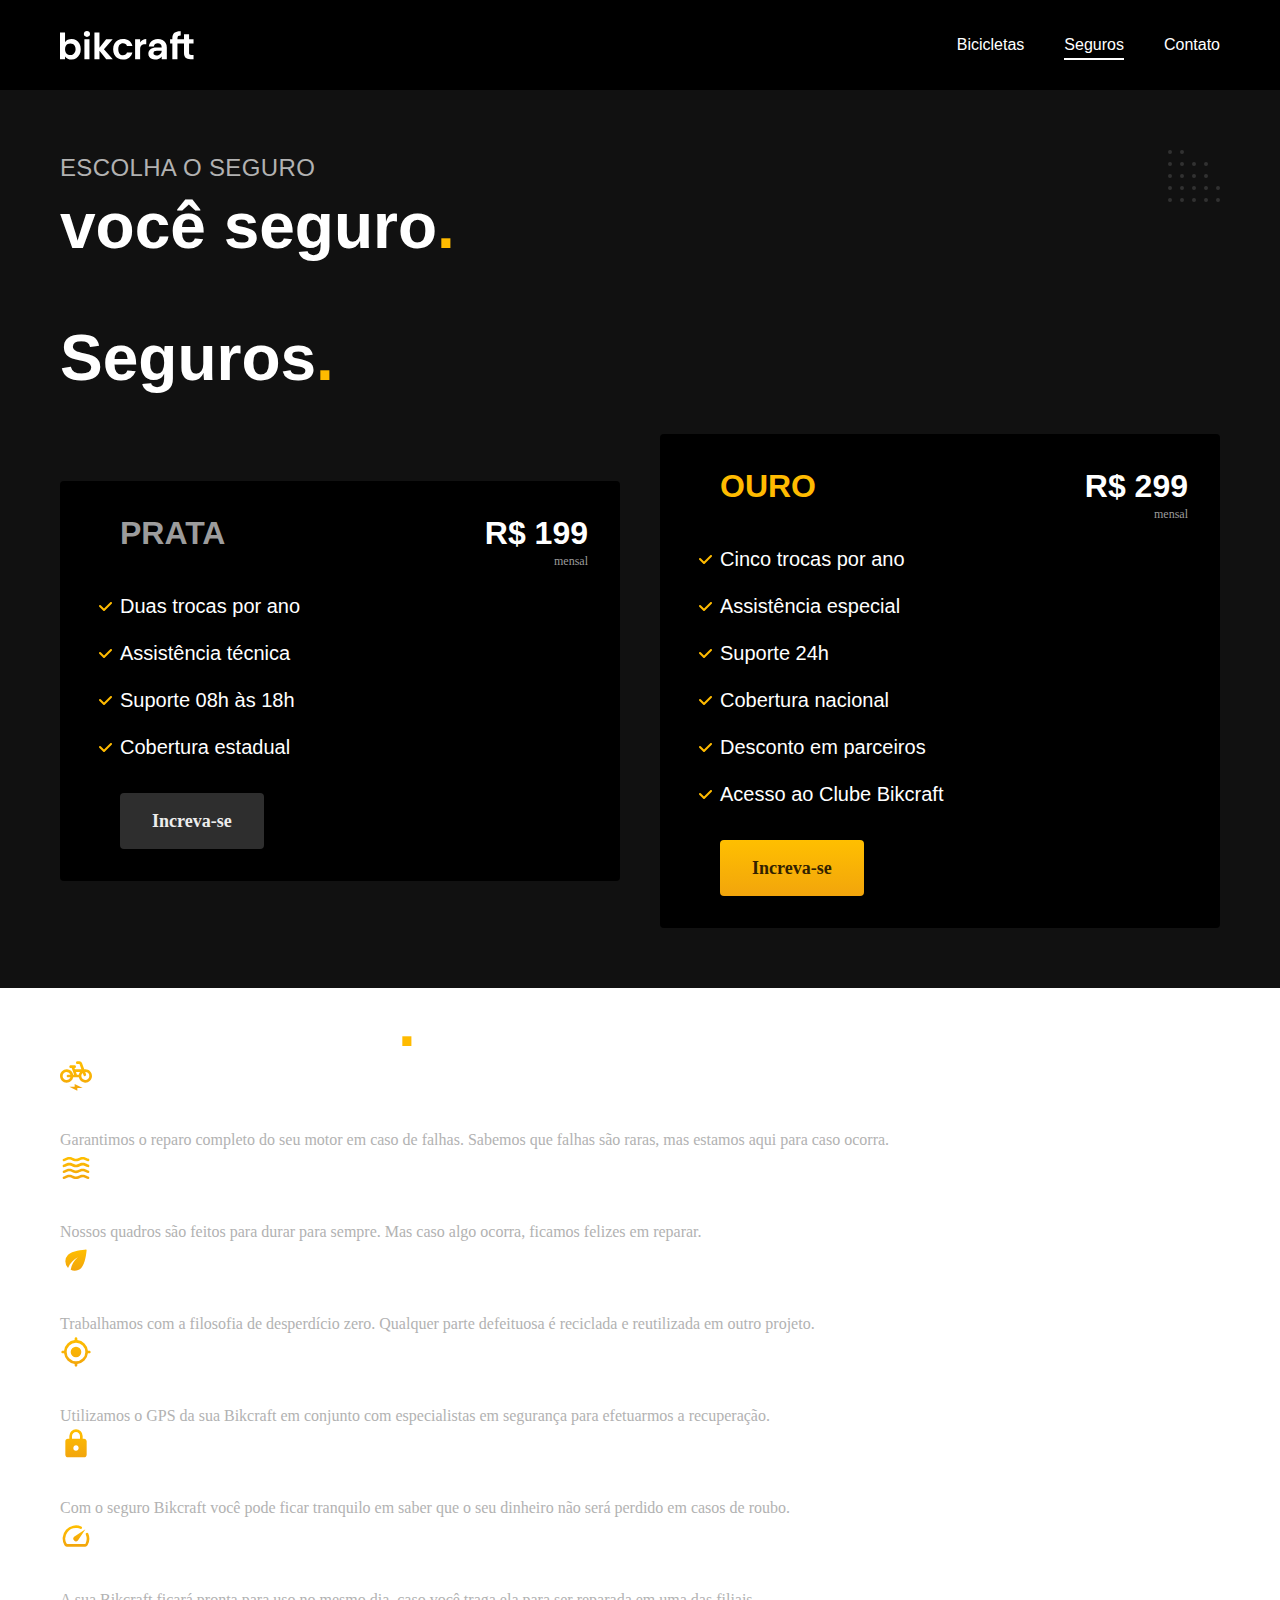
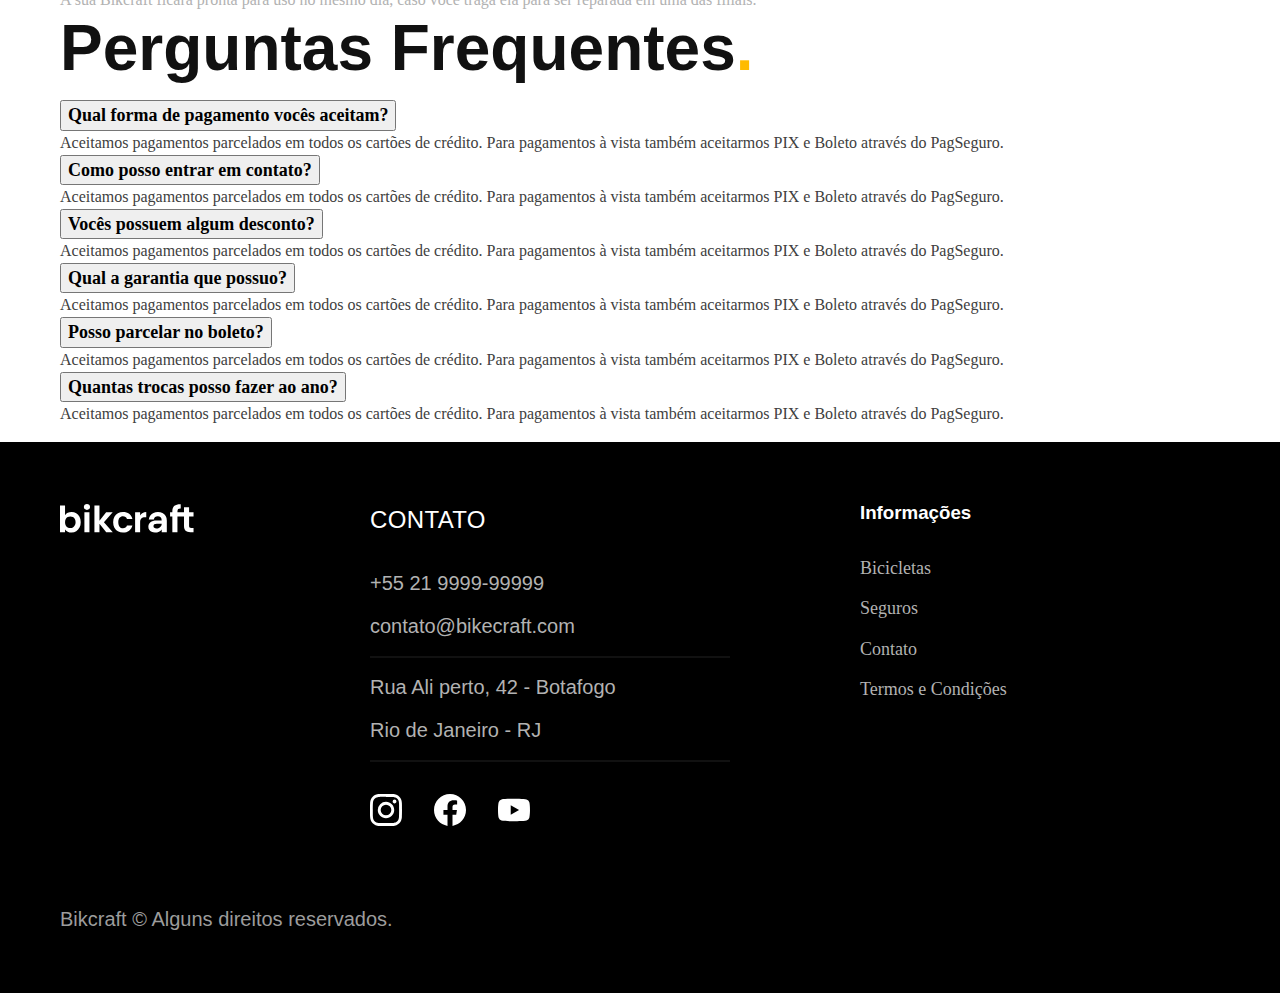
<file: seguros.html>
<!DOCTYPE html>
<html lang="pt-br">

<head>
  <meta charset="UTF-8">
  <meta name="viewport" content="width=device-width, initial-scale=1.0">
  <title>Seguros | Bikecraft</title>
  <meta name="description" content="Termos e Condições.">
  <link rel="preload" href="./css/style.css" as="style">
  <link rel="stylesheet" href="./css/style.css">
</head>

<body id="seguros">
  <header class="header-bg">
    <div class="header container">
      <a href=""><img src="./img/bikcraft.svg" alt="Bikecraft">
      </a>
      <nav aria-label="primaria">
        <ul class="header-menu fonte-1-m cor-0">
          <li><a href="./bicicletas.html">Bicicletas</a></li>
          <li><a href="./seguros.html">Seguros</a></li>
          <li><a href="./contato.html">Contato</a></li>
        </ul>
      </nav>
    </div>
  </header>

  <main class="seguros-bg">
    <div class="titulo-bg">
      <div class="titulo container">
        <p class="font-2-l-b cor-5">Escolha o Seguro</p>
        <h1 class="font-1-xxl cor-0">você seguro<span class="cor-p1">.</span></h1>
      </div>
    </div>

    <div class="seguros container">
      <h2 class="font-1-xxl cor-0">Seguros<span class="cor-p1">.</span></h2>
      <div class="seguros-item">
        <h3 class="font-1-xl cor-6">PRATA</h3>
        <span class="font-1-xl cor-0">R$ 199 <span class="font-1-xs cor-6">mensal</span></span>
        <ul class="font-2-m cor-0">
          <li>Duas trocas por ano</li>
          <li>Assistência técnica</li>
          <li>Suporte 08h às 18h</li>
          <li>Cobertura estadual</li>
        </ul>
        <a class="botao secundario" href="/orcamento.html?tipo=seguro&produto=prata">Increva-se</a>
      </div>
      <div class="seguros-item">
        <h3 class="font-1-xl cor-p1">OURO</h3>
        <span class="font-1-xl cor-0">R$ 299 <span class="font-1-xs cor-6">mensal</span></span>
        <ul class="font-2-m cor-0">
          <li>Cinco trocas por ano</li>
          <li>Assistência especial</li>
          <li>Suporte 24h</li>
          <li>Cobertura nacional</li>
          <li>Desconto em parceiros</li>
          <li>Acesso ao Clube Bikcraft</li>
        </ul>
        <a class="botao" href="/orcamento.html?tipo=seguro&produto=ouro">Increva-se</a>
      </div>
    </div>
  </main>
  <article class="vantagens-bg">
    <div class="vantagens container">
      <h2 class="font-1-xxl cor-0">Vantagens <span class="cor-p1">.</span></h2>
      <ul>
        <li>
          <img src="/img/icones/eletrica.svg" alt="">
          <h3 class="font-1-l cor-0">Reparo Elétrico</h3>
          <p class="font-2-s cor-5">Garantimos o reparo completo do seu motor em caso de falhas. Sabemos que falhas são raras, mas estamos aqui para caso ocorra.</p>
        </li>
        <li>
          <img src="/img/icones/carbono.svg" alt="">
          <h3 class="font-1-l cor-0">Carbono</h3>
          <p class="font-2-s cor-5">Nossos quadros são feitos para durar para sempre. Mas caso algo ocorra, ficamos felizes em reparar.</p>
        </li>
        <li>
          <img src="/img/icones/sustentavel.svg" alt="">
          <h3 class="font-1-l cor-0">Sustentável</h3>
          <p class="font-2-s cor-5">Trabalhamos com a filosofia de desperdício zero. Qualquer parte defeituosa é reciclada e reutilizada em outro projeto.</p>
        </li>
        <li>
          <img src="/img/icones/rastreador.svg" alt="">
          <h3 class="font-1-l cor-0">Recuperação</h3>
          <p class="font-2-s cor-5">Utilizamos o GPS da sua Bikcraft em conjunto com especialistas em segurança para efetuarmos a recuperação.</p>
        </li>
        <li>
          <img src="/img/icones/seguro.svg" alt="">
          <h3 class="font-1-l cor-0">Segurança</h3>
          <p class="font-2-s cor-5">Com o seguro Bikcraft você pode ficar tranquilo em saber que o seu dinheiro não será perdido em casos de roubo.</p>
        </li>
        <li>
          <img src="/img/icones/velocidade.svg" alt="">
          <h3 class="font-1-l cor-0">Rapidez</h3>
          <p class="font-2-s cor-5">A sua Bikcraft ficará pronta para uso no mesmo dia, caso você traga ela para ser reparada em uma das filiais.</p>
        </li>
      </ul>
    </div>
  </article>


  <article class="perguntas container">
    <h2 class="font-1-xxl">Perguntas Frequentes<span class="cor-p1">.</span></h2>

    <dl>
      <div>
        <dt><button class="font-1-m-b" aria-controls="pergunta1" aria-expanded="true"> Qual forma de pagamento vocês aceitam?</button></dt>
        <dd id="pergunta1" class="font-2-s cor-9 ativa">Aceitamos pagamentos parcelados em todos os cartões de crédito. Para pagamentos à vista também aceitarmos PIX e Boleto através do PagSeguro.</dd>
      </div>
      <div>
        <dt><button class="font-1-m-b" aria-controls="pergunta2" aria-expanded="false">Como posso entrar em contato?</button></dt>
        <dd id="pergunta2" class="font-2-s cor-9">Aceitamos pagamentos parcelados em todos os cartões de crédito. Para pagamentos à vista também aceitarmos PIX e Boleto através do PagSeguro.</dd>
      </div>
      <div>
        <dt><button class="font-1-m-b" aria-controls="pergunta3" aria-expanded="false">Vocês possuem algum desconto?</button></dt>
        <dd id="pergunta3" class="font-2-s cor-9">Aceitamos pagamentos parcelados em todos os cartões de crédito. Para pagamentos à vista também aceitarmos PIX e Boleto através do PagSeguro.</dd>
      </div>
      <div>
        <dt><button class="font-1-m-b" aria-controls="pergunta4" aria-expanded="false">Qual a garantia que possuo?</button></dt>
        <dd id="pergunta4" class="font-2-s cor-9">Aceitamos pagamentos parcelados em todos os cartões de crédito. Para pagamentos à vista também aceitarmos PIX e Boleto através do PagSeguro.</dd>
      </div>
      <div>
        <dt><button class="font-1-m-b" aria-controls="pergunta5" aria-expanded="false">Posso parcelar no boleto?</button></dt>
        <dd id="pergunta5" class="font-2-s cor-9">Aceitamos pagamentos parcelados em todos os cartões de crédito. Para pagamentos à vista também aceitarmos PIX e Boleto através do PagSeguro.</dd>
      </div>
      <div>
        <dt><button class="font-1-m-b" aria-controls="pergunta6" aria-expanded="false">Quantas trocas posso fazer ao ano?</button></dt>
        <dd id="pergunta6" class="font-2-s cor-9">Aceitamos pagamentos parcelados em todos os cartões de crédito. Para pagamentos à vista também aceitarmos PIX e Boleto através do PagSeguro.</dd>
      </div>
    </dl>
  </article>

  <footer class="footer-bg">
    <div class="footer container">
      <img src="/img/bikcraft.svg" alt="Bikecraft">
      <div class="footer-contato">
        <h3 class="font-2-l-b cor-0">Contato</h3>
        <ul class="font-2-m cor-5">
          <li><a href="tel:+552199999999">+55 21 9999-99999</a></li>
          <li><a href="mailto:contato@bikecraft.com">contato@bikecraft.com</a></li>
          <li>Rua Ali perto, 42 - Botafogo</li>
          <li>Rio de Janeiro - RJ</li>
        </ul>
        <div class="footer-redes">
          <a href="./">
            <img src="/img/redes/instagram.svg" alt="Instagram">
          </a>
          <a href="./">
            <img src="/img/redes/facebook.svg" alt="Facebook">
          </a>
          <a href="./">
            <img src="/img/redes/youtube.svg" alt="Youtube">
          </a>
        </div>
      </div>
      <div class="footer-informacoes">
        <h3 class="font-2-1-b cor-0">Informações</h3>
        <nav>
          <ul class="font-1-m cor-5">
            <li><a href="./bicicletas.html">Bicicletas</a></li>
            <li><a href="./seguros.html">Seguros</a></li>
            <li><a href="./contato.html">Contato</a></li>
            <li><a href="./termos.html">Termos e Condições</a></li>
          </ul>
        </nav>
      </div>
      <p class="footer-copy font-2-m cor-6">Bikcraft © Alguns direitos reservados.</p>
    </div>
  </footer>
  <script src="./js/scrpit.js"></script>
</body>

</html>
</file>
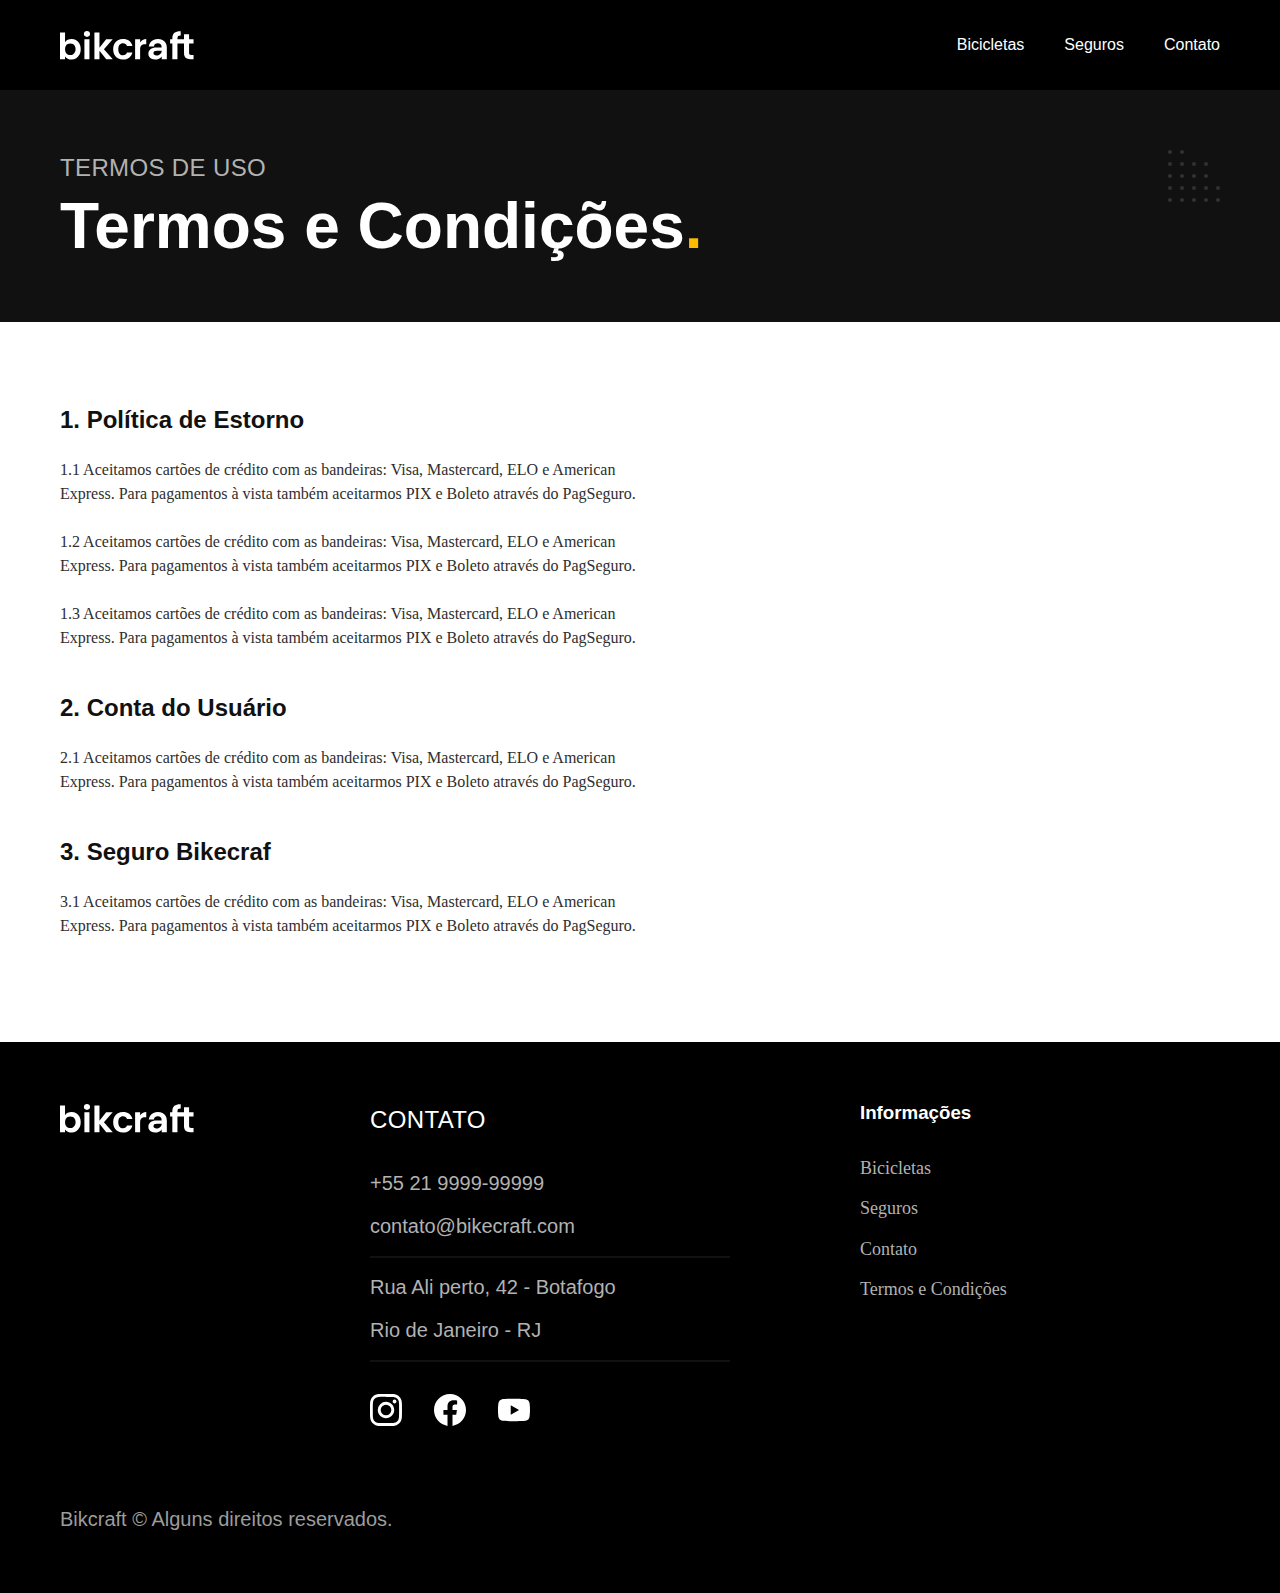
<file: termos.html>
<!DOCTYPE html>
<html lang="pt-br">

<head>
  <meta charset="UTF-8">
  <meta name="viewport" content="width=device-width, initial-scale=1.0">
  <title>Termos e Condições | Bikecraft - bicicletas elétricas</title>
  <meta name="description" content="Termos e Condições.">
  <link rel="preload" href="./css/style.css" as="style">
  <link rel="stylesheet" href="./css/style.css">
</head>

<body id="termos">
  <header class="header-bg">
    <div class="header container">
      <a href=""><img src="./img/bikcraft.svg" alt="Bikecraft">
      </a>
      <nav aria-label="primaria">
        <ul class="header-menu fonte-1-m cor-0">
          <li><a href="./bicicletas.html">Bicicletas</a></li>
          <li><a href="./seguros.html">Seguros</a></li>
          <li><a href="./contato.html">Contato</a></li>
        </ul>
      </nav>
    </div>
  </header>

  <main>
    <div class="titulo-bg">
      <div class="titulo container">
        <p class="font-2-l-b cor-5">Termos de uso</p>
        <h1 class="font-1-xxl cor-0">Termos e Condições<span class="cor-p1">.</span></h1>
      </div>
    </div>
    <div class="termos font-2-s cor-10 container">
      <h2 class="font-1-l cor-11">1. Política de Estorno</h2>
      <p>1.1 Aceitamos cartões de crédito com as bandeiras: Visa, Mastercard, ELO e American Express. Para pagamentos à vista também aceitarmos PIX e Boleto através do PagSeguro.</p>
      <p>1.2 Aceitamos cartões de crédito com as bandeiras: Visa, Mastercard, ELO e American Express. Para pagamentos à vista também aceitarmos PIX e Boleto através do PagSeguro.</p>
      <p>1.3 Aceitamos cartões de crédito com as bandeiras: Visa, Mastercard, ELO e American Express. Para pagamentos à vista também aceitarmos PIX e Boleto através do PagSeguro.</p>
      <h2 class="font-1-l cor-11">2. Conta do Usuário</h2>
      <p>2.1 Aceitamos cartões de crédito com as bandeiras: Visa, Mastercard, ELO e American Express. Para pagamentos à vista também aceitarmos PIX e Boleto através do PagSeguro.</p>
      <h2 class="font-1-l cor-11">3. Seguro Bikecraf</h2>
      <p>3.1 Aceitamos cartões de crédito com as bandeiras: Visa, Mastercard, ELO e American Express. Para pagamentos à vista também aceitarmos PIX e Boleto através do PagSeguro.</p>
    </div>


  </main>
  <footer class="footer-bg">
    <div class="footer container">
      <img src="/img/bikcraft.svg" alt="Bikecraft">
      <div class="footer-contato">
        <h3 class="font-2-l-b cor-0">Contato</h3>
        <ul class="font-2-m cor-5">
          <li><a href="tel:+552199999999">+55 21 9999-99999</a></li>
          <li><a href="mailto:contato@bikecraft.com">contato@bikecraft.com</a></li>
          <li>Rua Ali perto, 42 - Botafogo</li>
          <li>Rio de Janeiro - RJ</li>
        </ul>
        <div class="footer-redes">
          <a href="./">
            <img src="/img/redes/instagram.svg" alt="Instagram">
          </a>
          <a href="./">
            <img src="/img/redes/facebook.svg" alt="Facebook">
          </a>
          <a href="./">
            <img src="/img/redes/youtube.svg" alt="Youtube">
          </a>
        </div>
      </div>
      <div class="footer-informacoes">
        <h3 class="font-2-1-b cor-0">Informações</h3>
        <nav>
          <ul class="font-1-m cor-5">
            <li><a href="./bicicletas.html">Bicicletas</a></li>
            <li><a href="./seguros.html">Seguros</a></li>
            <li><a href="./contato.html">Contato</a></li>
            <li><a href="./termos.html">Termos e Condições</a></li>
          </ul>
        </nav>
      </div>
      <p class="footer-copy font-2-m cor-6">Bikcraft © Alguns direitos reservados.</p>
    </div>
  </footer>
  <script src="./js/scrpit.js"></script>
</body>

</html>
</file>
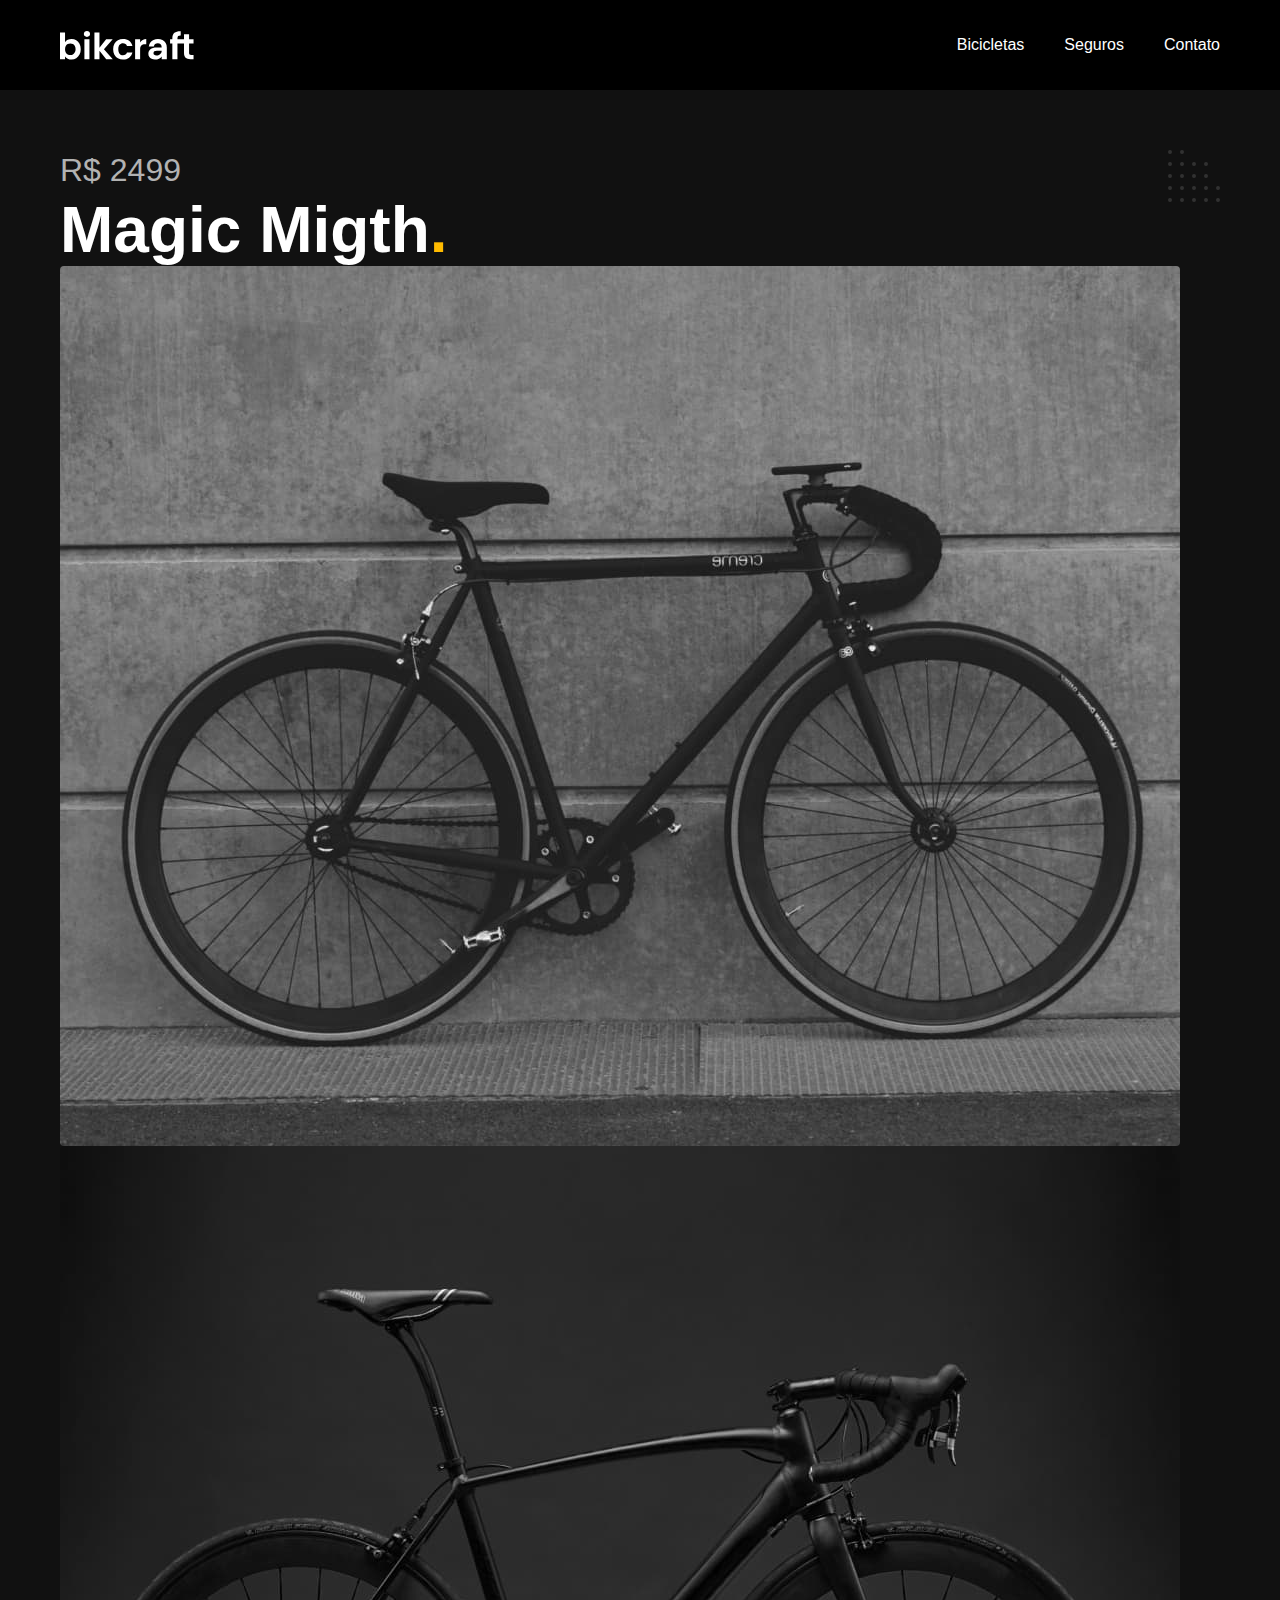
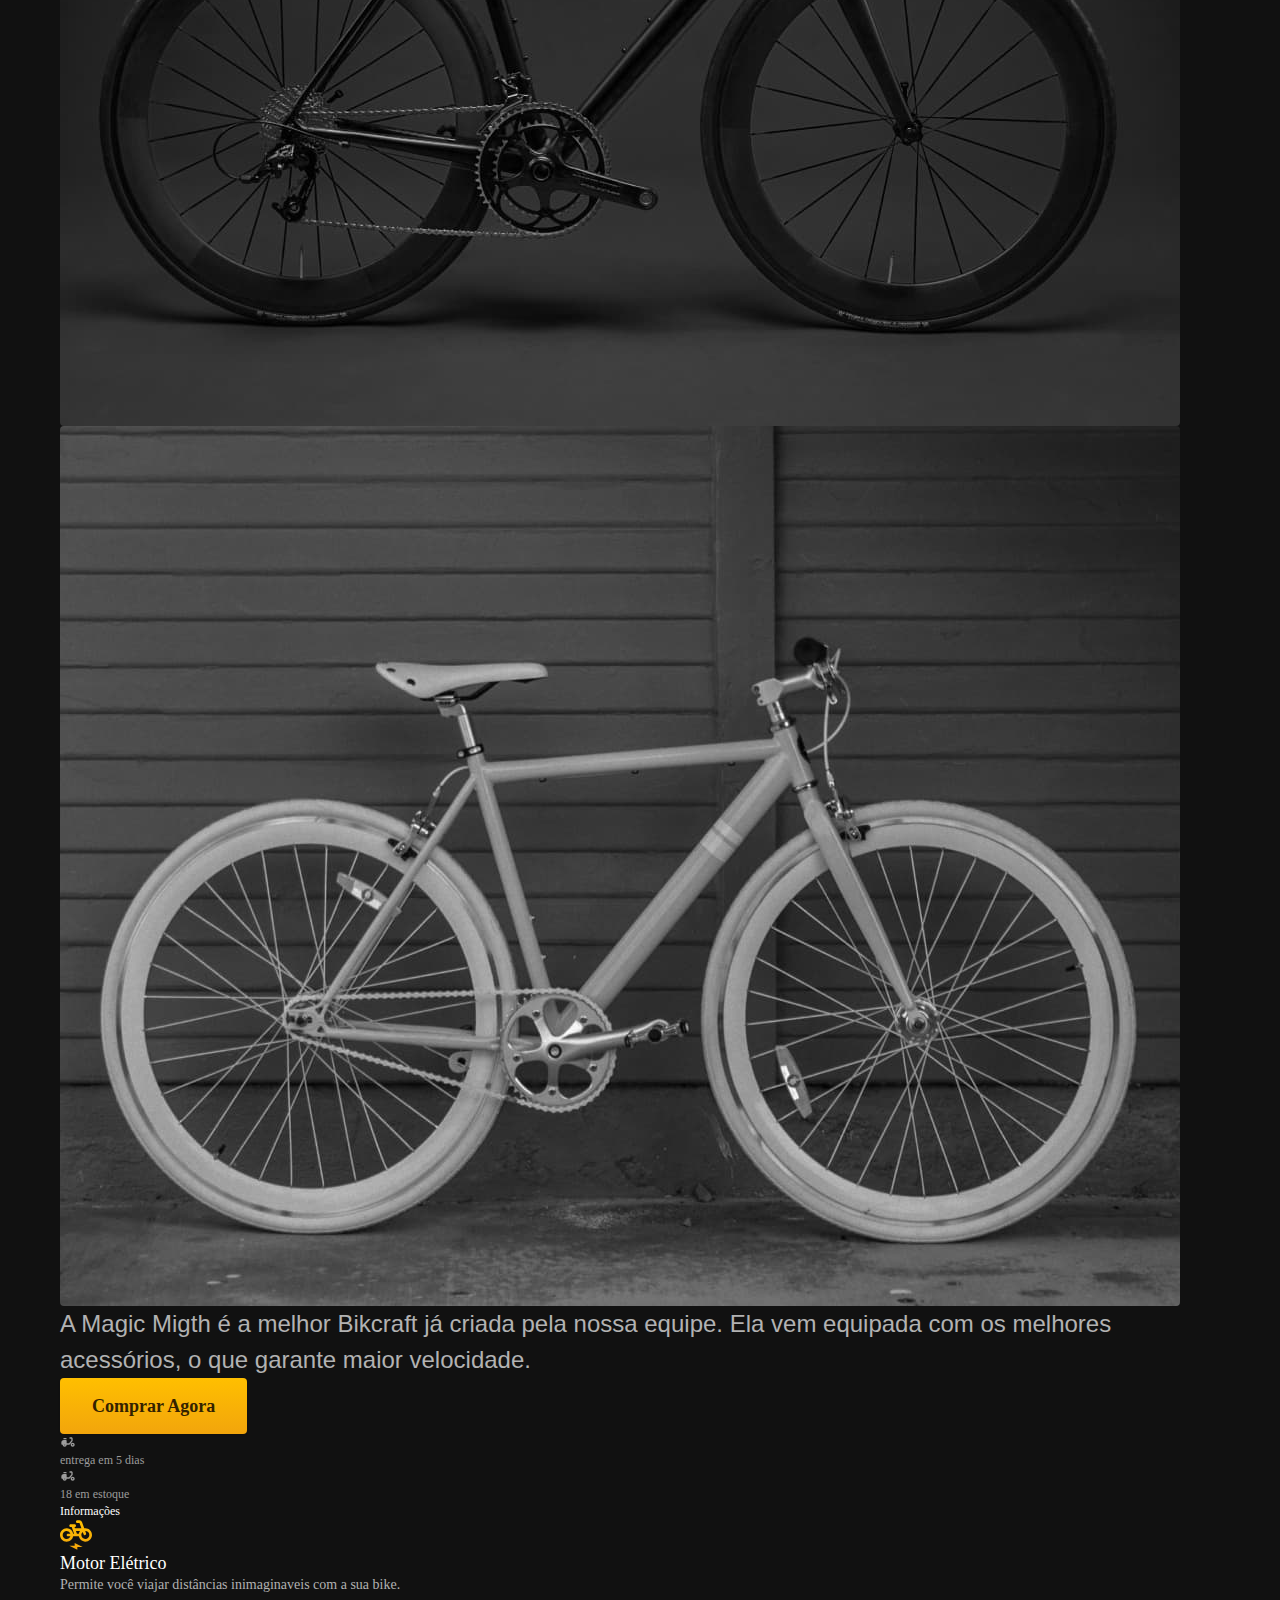
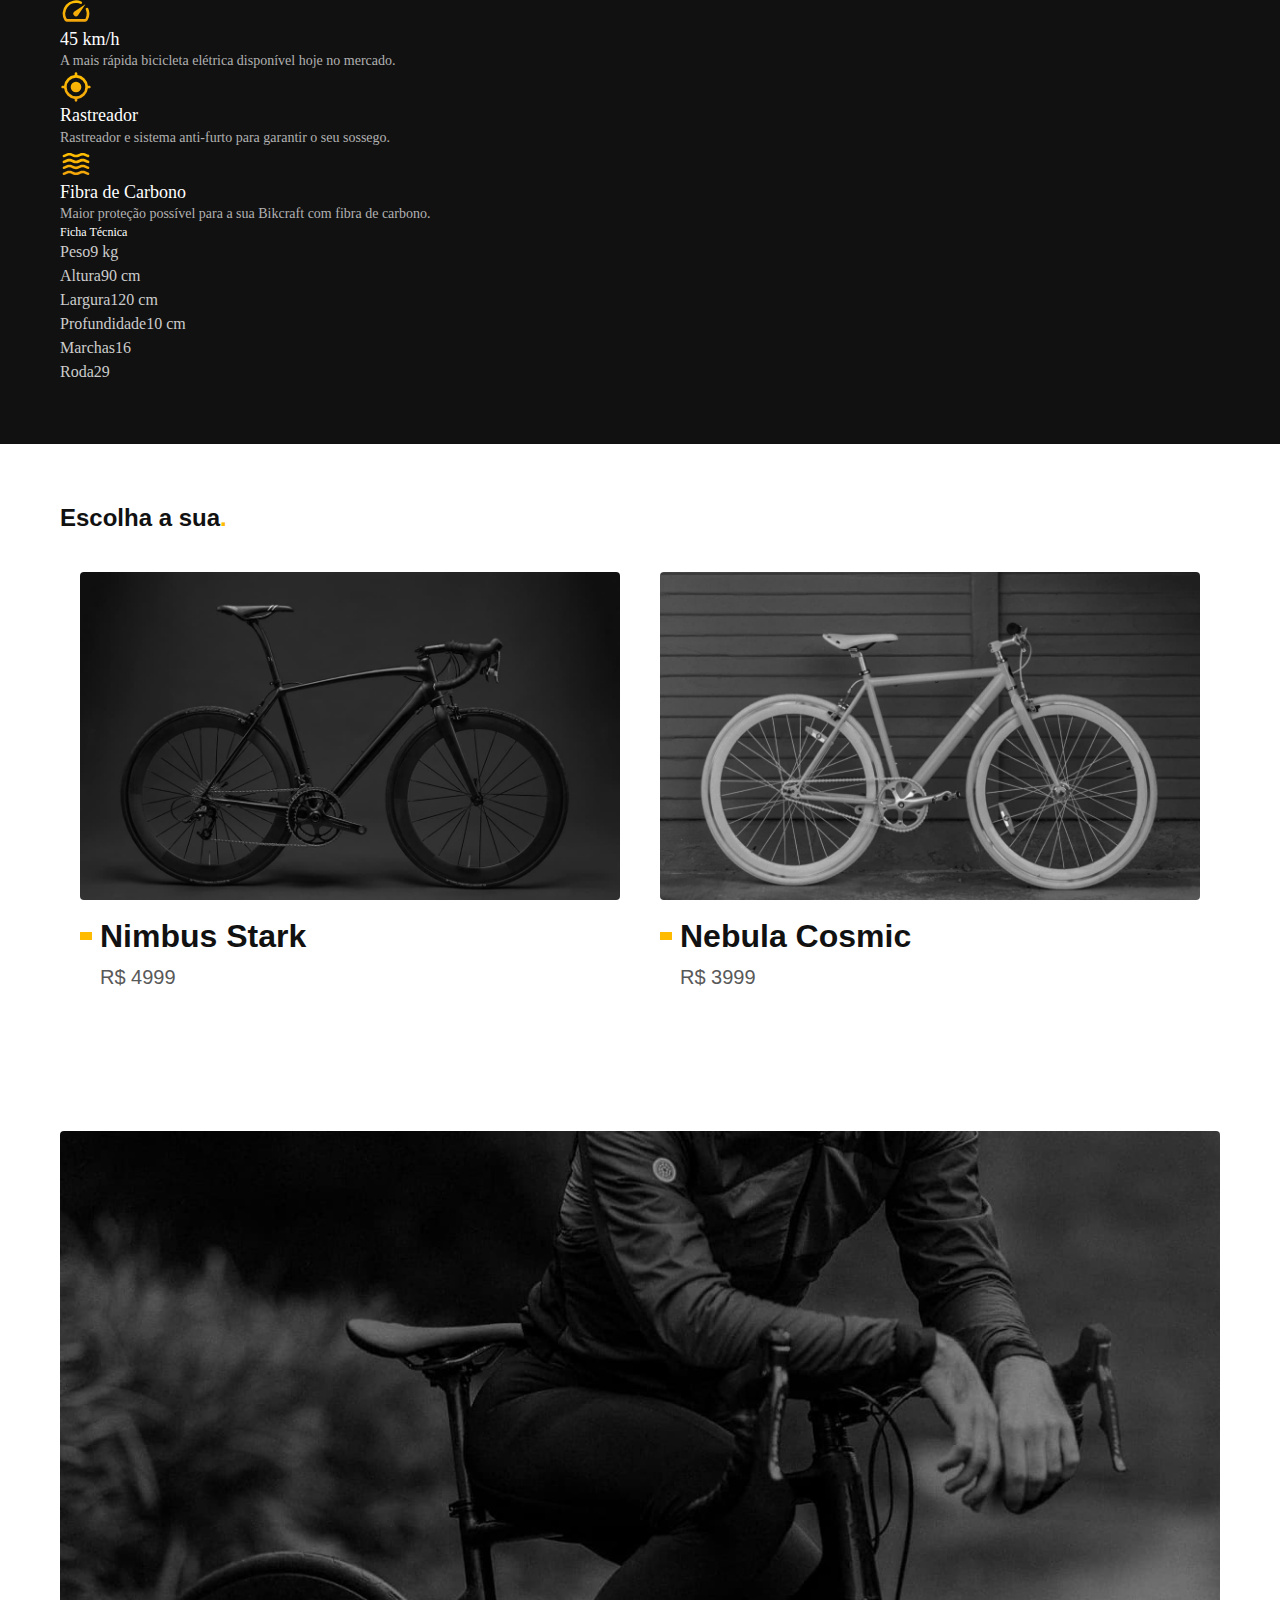
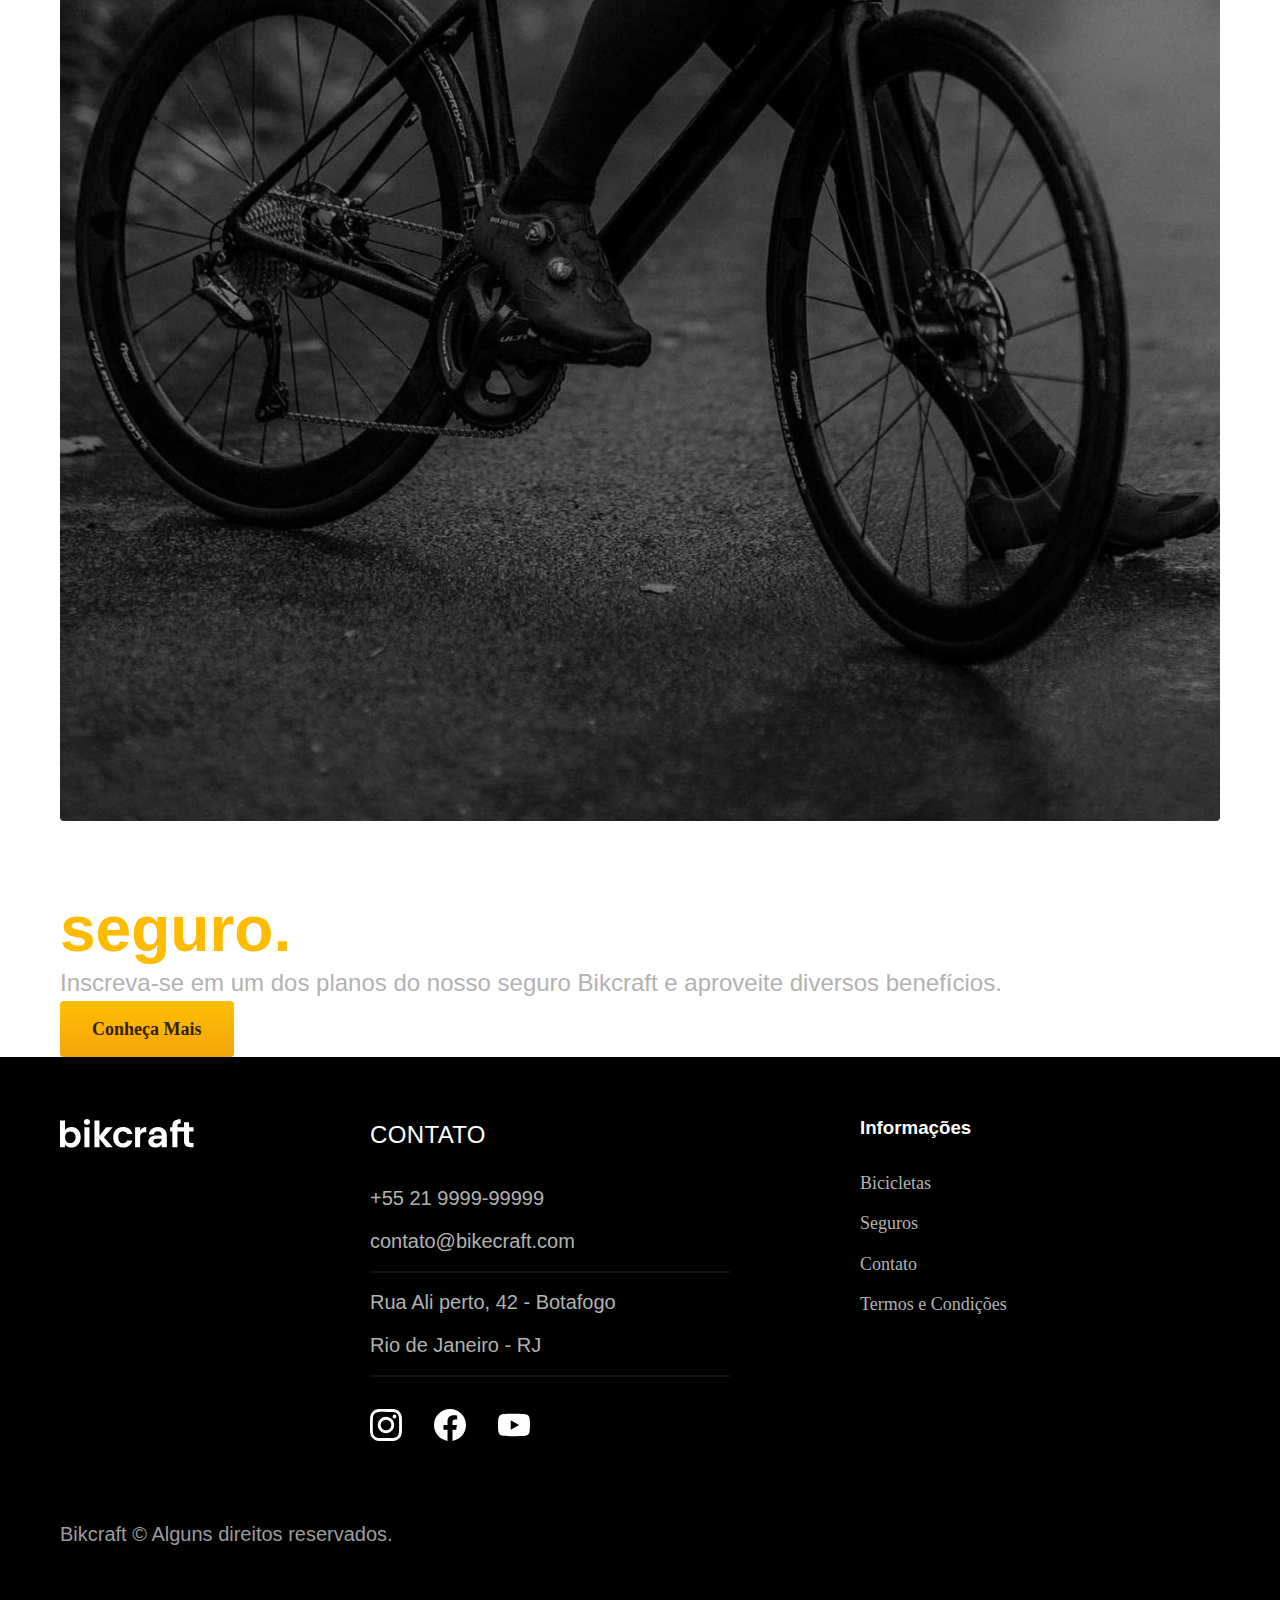
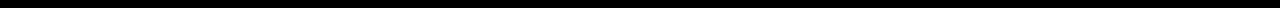
<file: bicicletas/magic.html>
<!DOCTYPE html>
<html lang="pt-br">

<head>
  <meta charset="UTF-8">
  <meta name="viewport" content="width=device-width, initial-scale=1.0">
  <title>Magic | Bikecraft</title>
  <meta name="description" content="Termos e Condições.">
  <link rel="stylesheet" href="../css/style.css">
</head>

<body id="bicicleta">
  <header class="header-bg">
    <div class="header container">
      <a href=""><img src="../img/bikcraft.svg" alt="Bikecraft">
      </a>
      <nav aria-label="primaria">
        <ul class="header-menu fonte-1-m cor-0">
          <li><a href="../bicicletas.html">Bicicletas</a></li>
          <li><a href="../seguros.html">Seguros</a></li>
          <li><a href="../contato.html">Contato</a></li>
        </ul>
      </nav>
    </div>
  </header>

  <main class="titulo-bg">
    <div>
      <div class="titulo container">
        <p class="font-2-xl cor-5">R$ 2499</p>
        <h1 class="font-1-xxl cor-0">Magic Migth<span class="cor-p1">.</span></h1>
      </div>
    </div>
    <div class="bicicleta container">
      <div class="bicicleta-imagens">
        <img src="../img/bicicleta/nimbus2.jpg" alt="Bicicleta 1">
        <img src="../img/bicicleta/nimbus1.jpg" alt="Bicicleta 2">
        <img src="../img/bicicleta/nimbus3.jpg" alt="Bicicleta 3">
      </div>
      <div class="bicicleta-conteudo">
        <p class="font-2-l cor-5">A Magic Migth é a melhor Bikcraft já criada pela nossa equipe. Ela vem equipada com os melhores acessórios, o que garante maior velocidade.
        </p>
        <div class="bicicleta-comprar">
          <a class="botao" href="../orcamento.html?tipo=bikcraft&produto=Magic">Comprar Agora</a>
          <span class="font-1-xs cor-6"><img src="../img/icones/entrega.svg" alt=""> entrega em 5 dias</span>
          <span class="font-1-xs cor-6"><img src="../img/icones/entrega.svg" alt=""> 18 em estoque</span>
        </div>

        <h2 class="font-1-xs cor-0">Informações</h2>
        <ul class="bicicleta-informacoes">
          <li>
            <img src="../img/icones/eletrica.svg" alt="">
            <h3 class="font-1-m cor-0">Motor Elétrico</h3>
            <p class="font-2-xs cor-5">Permite você viajar distâncias inimaginaveis com a sua bike.</p>
          </li>
          <li>
            <img src="../img/icones/velocidade.svg" alt="">
            <h3 class="font-1-m cor-0">45 km/h</h3>
            <p class="font-2-xs cor-5">A mais rápida bicicleta elétrica disponível hoje no mercado.</p>
          </li>
          <li>
            <img src="../img/icones/rastreador.svg" alt="">
            <h3 class="font-1-m cor-0">Rastreador</h3>
            <p class="font-2-xs cor-5">Rastreador e sistema anti-furto para garantir o seu sossego.</p>
          </li>
          <li>
            <img src="../img/icones/carbono.svg" alt="">
            <h3 class="font-1-m cor-0">Fibra de Carbono</h3>
            <p class="font-2-xs cor-5">Maior proteção possível para a sua Bikcraft com fibra de carbono.</p>
          </li>
        </ul>
        <h2 class="font-1-xs cor-0">Ficha Técnica</h2>
        <ul class="bicicleta-ficha font-2-s cor-4">
          <li>Peso<span>9 kg</span></li>
          <li>Altura<span>90 cm</span></li>
          <li>Largura<span>120 cm</span></li>
          <li>Profundidade<span>10 cm</span></li>
          <li>Marchas<span>16</span></li>
          <li>Roda<span>29</span></li>
        </ul>
      </div>
    </div>
  </main>

  <article class="bicicletas-lista container">
    <h2 class="fonte-1-xxl">Escolha a sua<span class="cor-p1">.</span></h2>
    <ul>
      <li>
        <a href="./nimbus.html">
          <img src="../img/bicicletas/nimbus.jpg" alt="Bicicleta Preta">
          <h3 class="font-1-xl">Nimbus Stark</h3>
          <span class="font-2-m cor-8">R$ 4999</span>
        </a>
      </li>
      <li>
        <a href="./nebula.html">
          <img src="../img/bicicletas/nebula.jpg" alt="Bicicleta Preta">
          <h3 class="font-1-xl">Nebula Cosmic</h3>
          <span class="font-2-m cor-8">R$ 3999</span>
        </a>
      </li>
    </ul>
  </article>

  <article class="seguro-bg">
    <div class="seguro container">
      <div class="seguro-imagem">
        <img src="../img/fotos/seguros.jpg" alt="Pessoa parada em cima de uma bicicleta.">
      </div>
      <div class="seguro-conteudo">
        <h2 class="font-1-xxl cor-0">Pedale mais tranquilo com o nosso <span class="cor-p1">seguro.</span></h2>
        <p class="font-2-l cor-5">Inscreva-se em um dos planos do nosso seguro Bikcraft e aproveite diversos benefícios.</p>
        <a class="botao" href="../seguros.html">Conheça Mais</a>
      </div>
    </div>
  </article>

  <footer class="footer-bg">
    <div class="footer container">
      <img src="../img/bikcraft.svg" alt="Bikecraft">
      <div class="footer-contato">
        <h3 class="font-2-l-b cor-0">Contato</h3>
        <ul class="font-2-m cor-5">
          <li><a href="tel:+552199999999">+55 21 9999-99999</a></li>
          <li><a href="mailto:contato@bikecraft.com">contato@bikecraft.com</a></li>
          <li>Rua Ali perto, 42 - Botafogo</li>
          <li>Rio de Janeiro - RJ</li>
        </ul>
        <div class="footer-redes">
          <a href="../">
            <img src="/img/redes/instagram.svg" alt="Instagram">
          </a>
          <a href="../">
            <img src="/img/redes/facebook.svg" alt="Facebook">
          </a>
          <a href="../">
            <img src="/img/redes/youtube.svg" alt="Youtube">
          </a>
        </div>
      </div>
      <div class="footer-informacoes">
        <h3 class="font-2-1-b cor-0">Informações</h3>
        <nav>
          <ul class="font-1-m cor-5">
            <li><a href="../bicicletas.html">Bicicletas</a></li>
            <li><a href="../seguros.html">Seguros</a></li>
            <li><a href="../contato.html">Contato</a></li>
            <li><a href="../termos.html">Termos e Condições</a></li>
          </ul>
        </nav>
      </div>
      <p class="footer-copy font-2-m cor-6">Bikcraft © Alguns direitos reservados.</p>
    </div>
  </footer>
  <script src="../js/scrpit.js"></script>
</body>

</html>
</file>
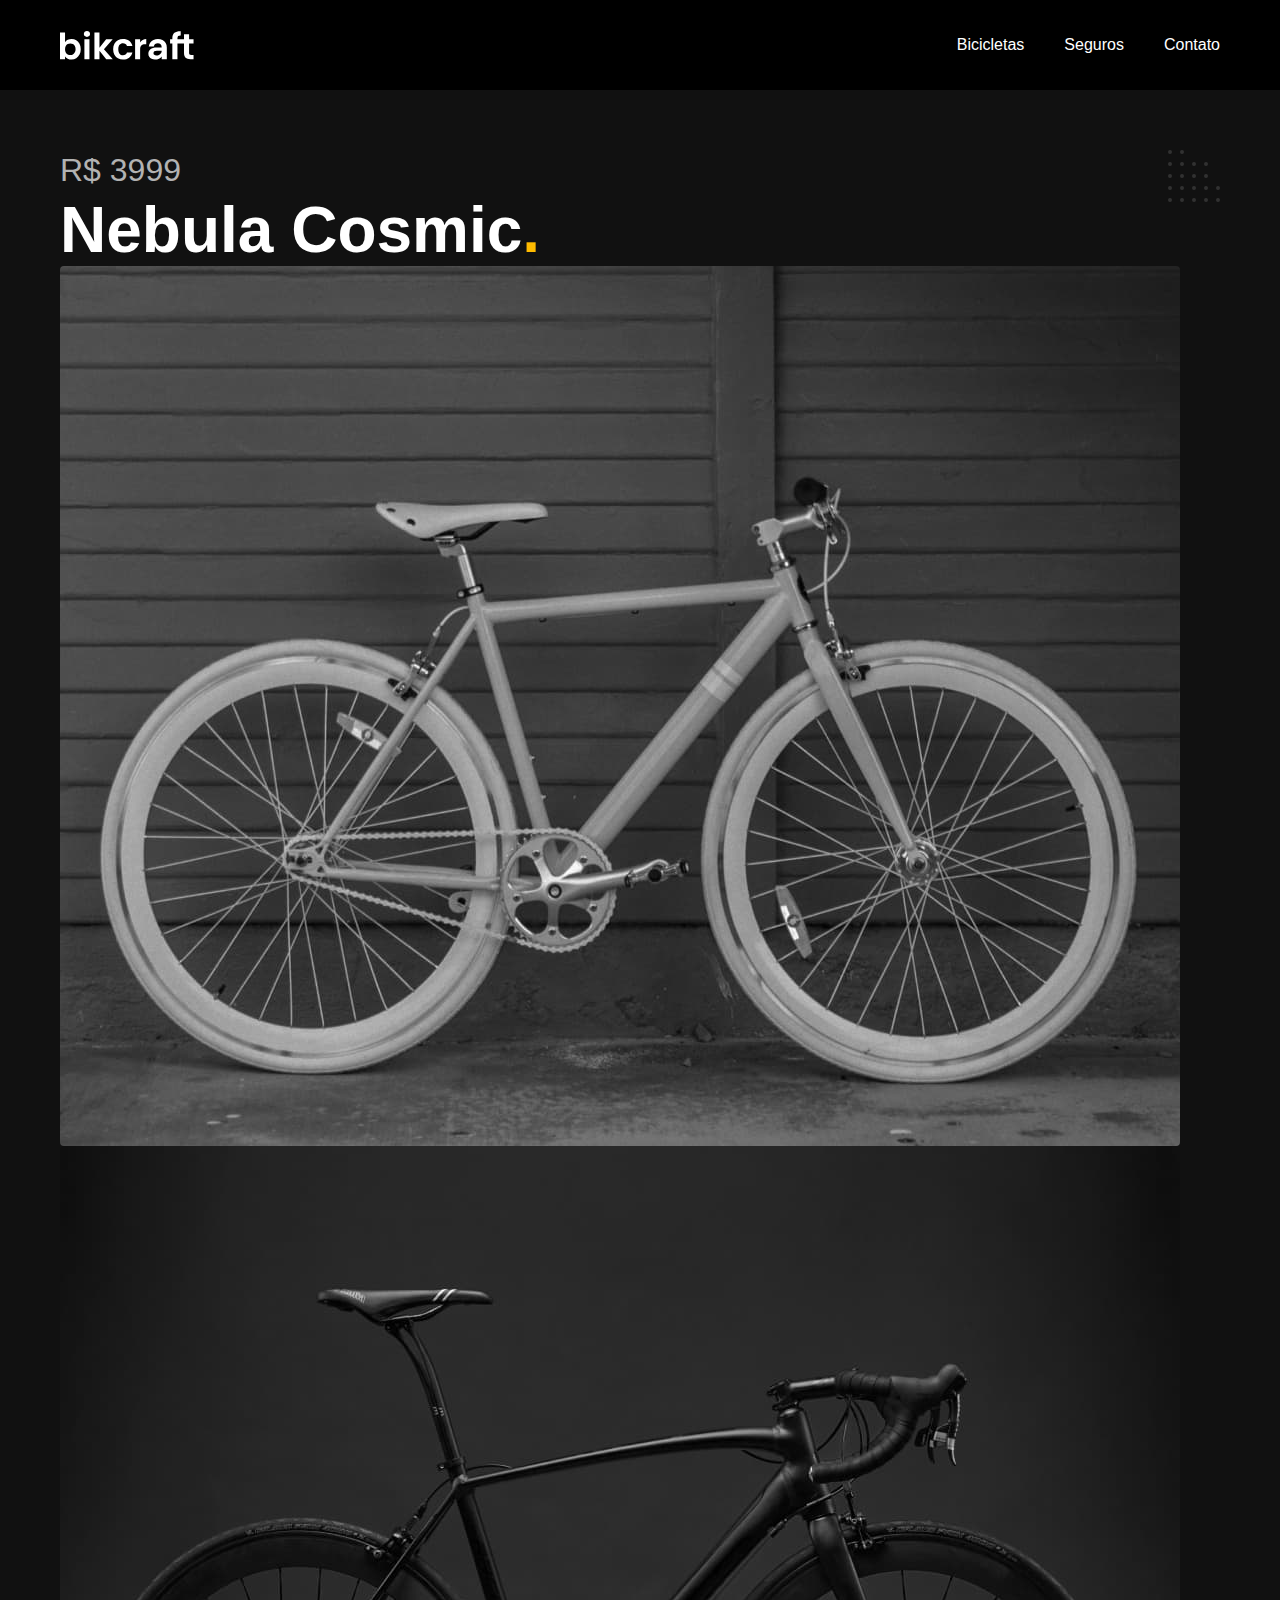
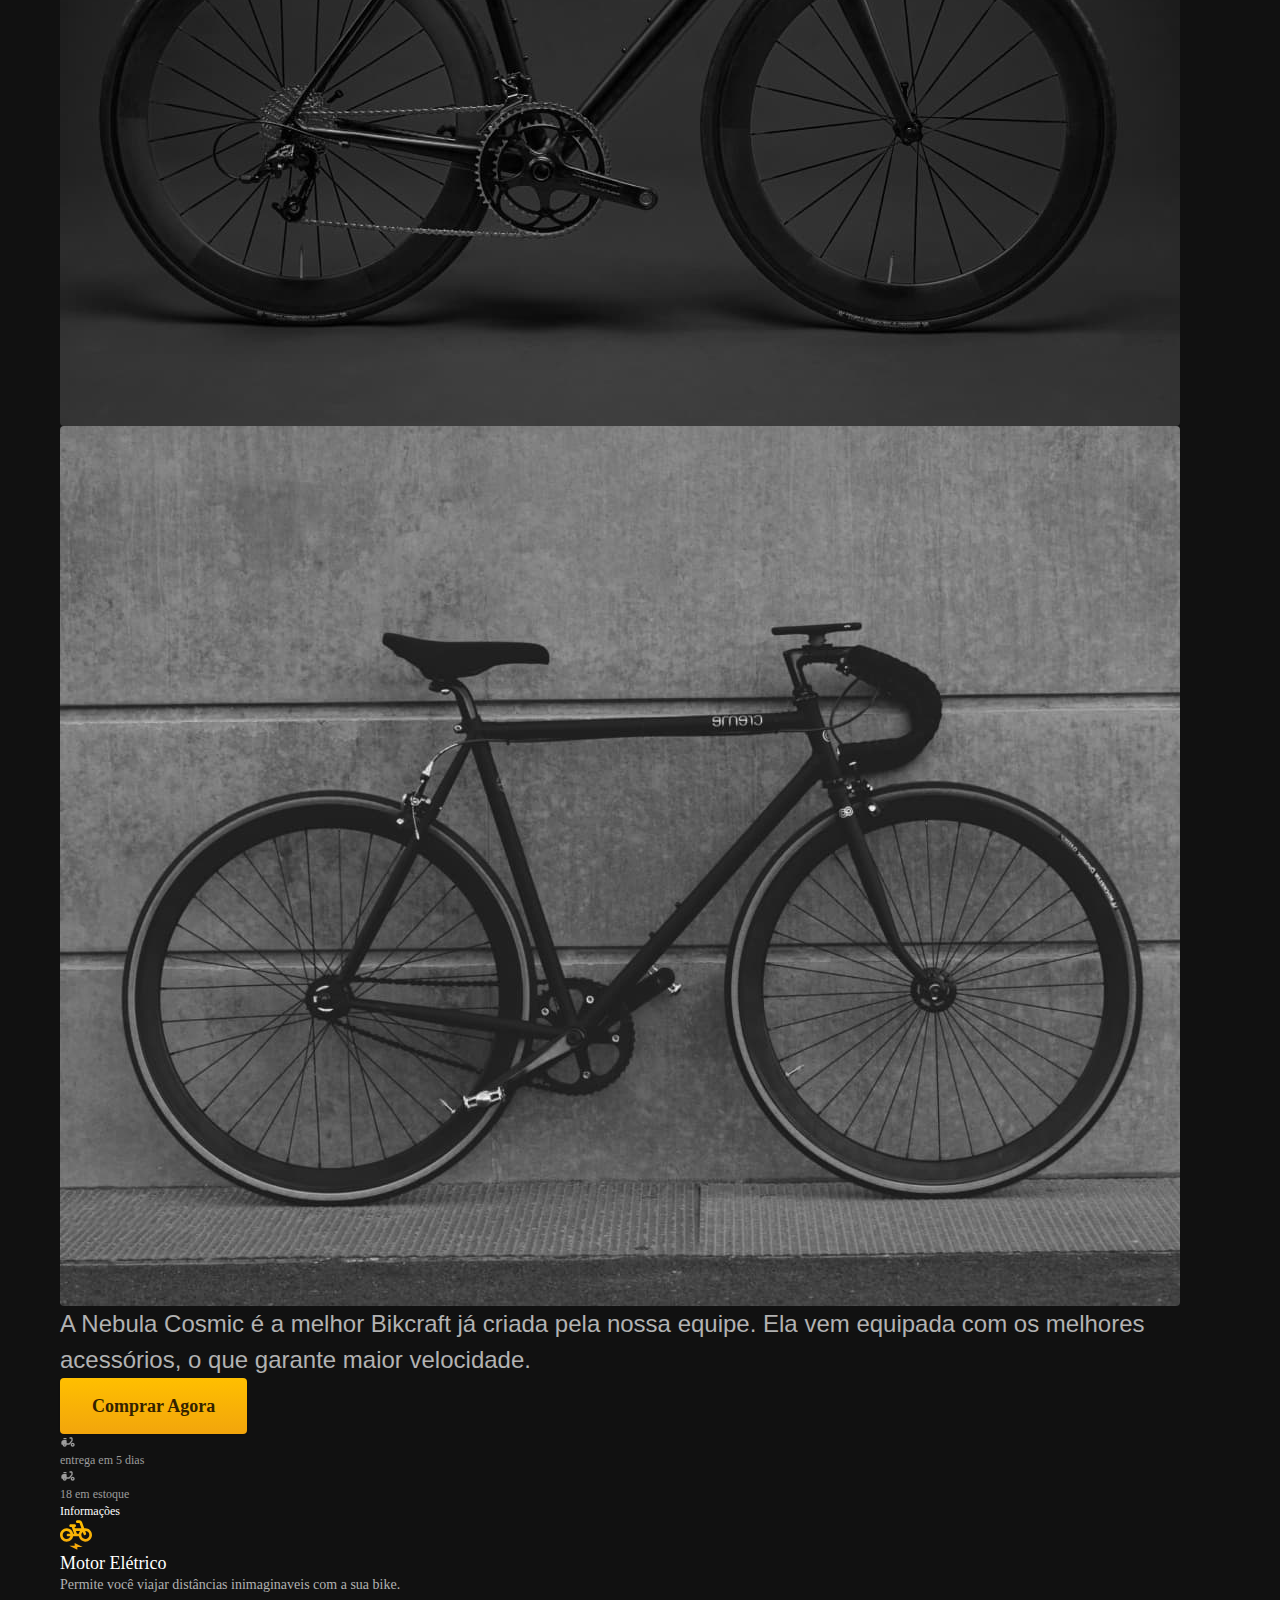
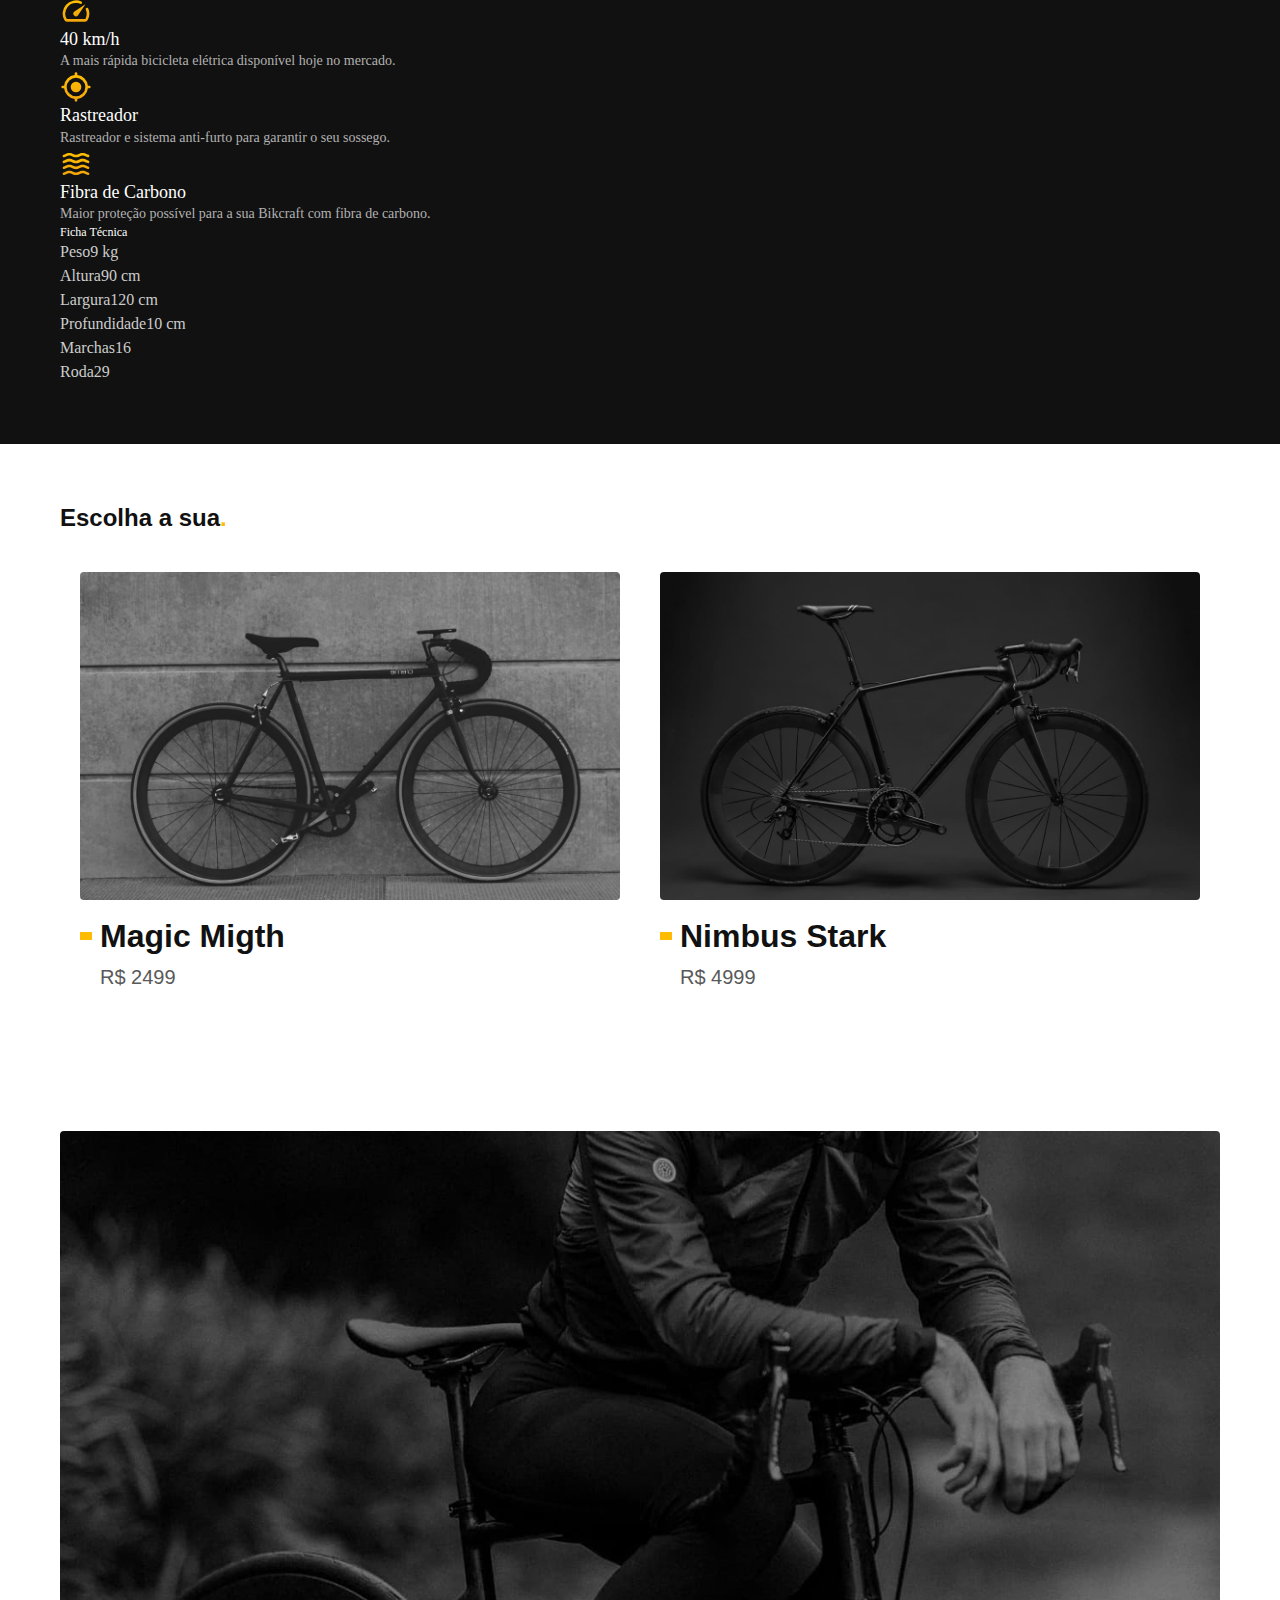
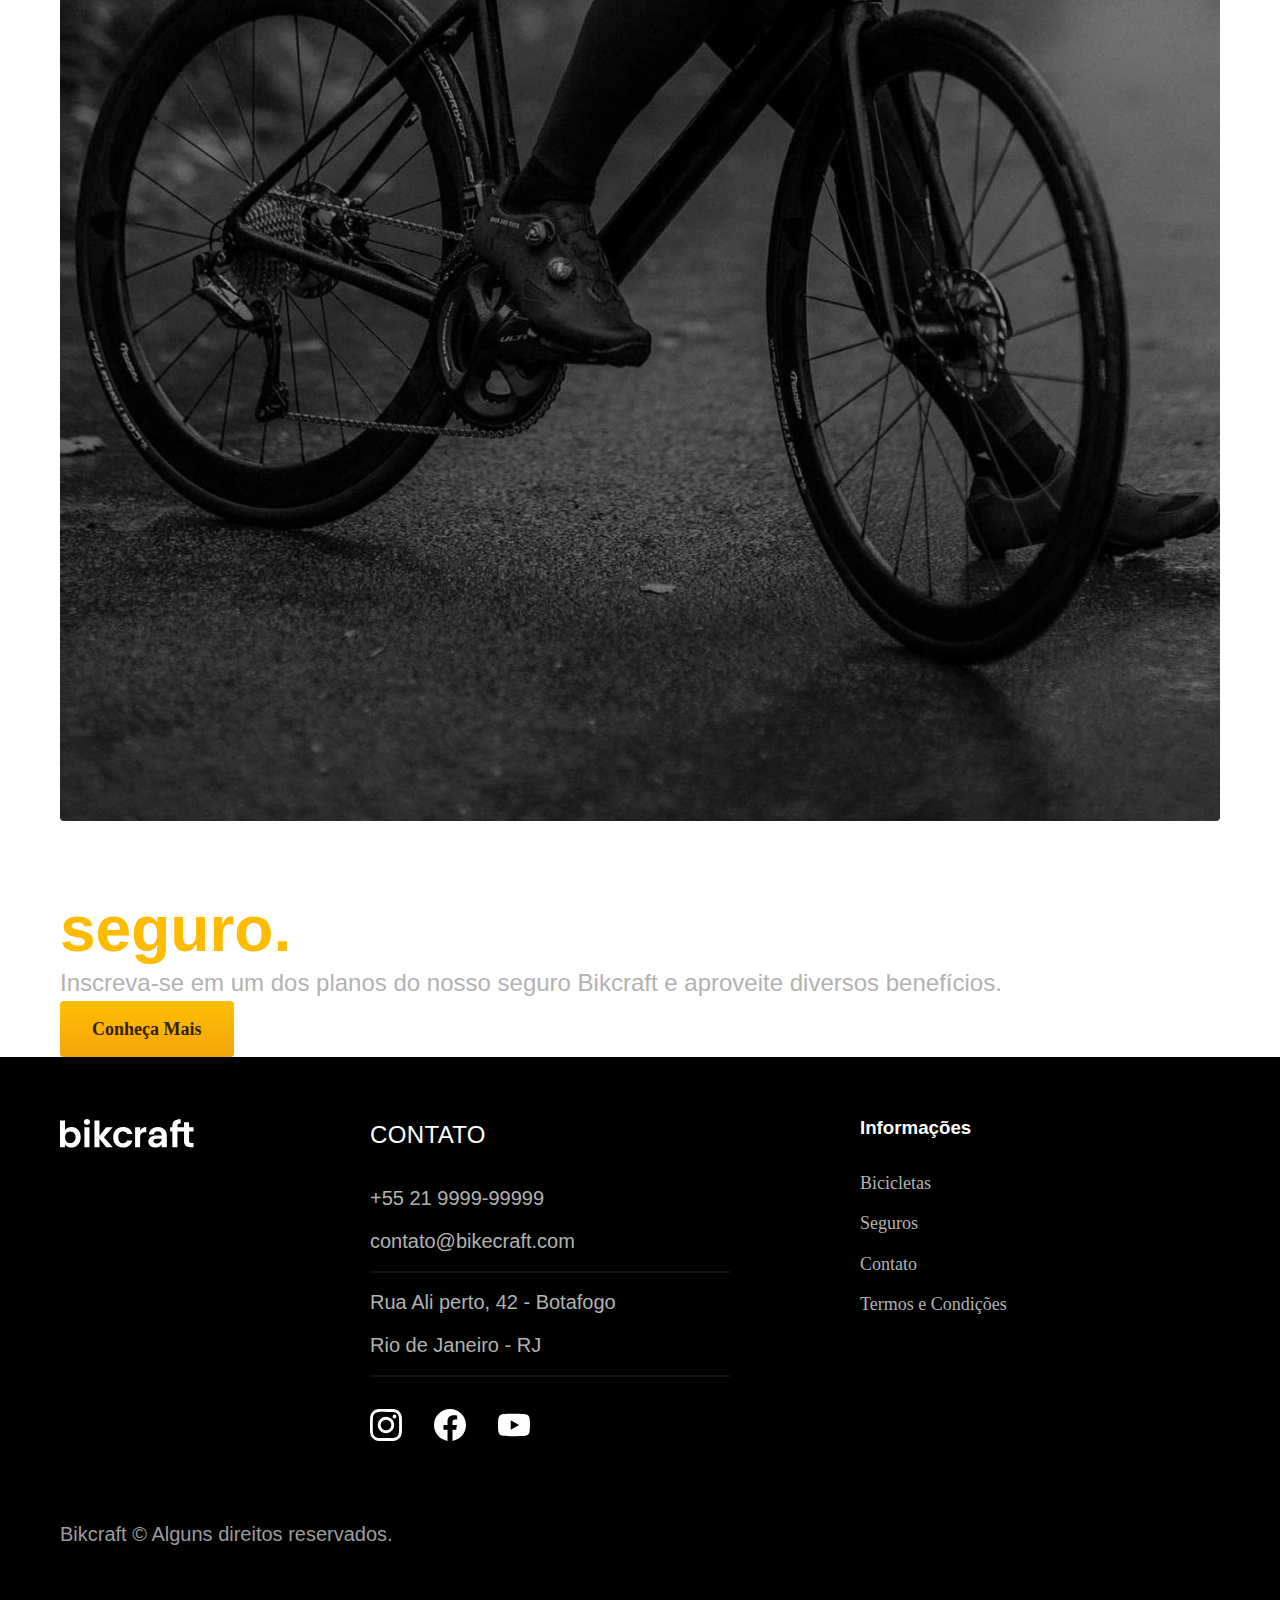
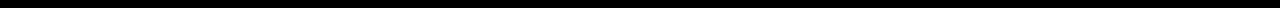
<file: bicicletas/nebula.html>
<!DOCTYPE html>
<html lang="pt-br">

<head>
  <meta charset="UTF-8">
  <meta name="viewport" content="width=device-width, initial-scale=1.0">
  <title>Nebula | Bikecraft</title>
  <meta name="description" content="Termos e Condições.">
  <link rel="stylesheet" href="../css/style.css">
</head>

<body id="bicicleta">
  <header class="header-bg">
    <div class="header container">
      <a href=""><img src="../img/bikcraft.svg" alt="Bikecraft">
      </a>
      <nav aria-label="primaria">
        <ul class="header-menu fonte-1-m cor-0">
          <li><a href="../bicicletas.html">Bicicletas</a></li>
          <li><a href="../seguros.html">Seguros</a></li>
          <li><a href="../contato.html">Contato</a></li>
        </ul>
      </nav>
    </div>
  </header>

  <main class="titulo-bg">
    <div>
      <div class="titulo container">
        <p class="font-2-xl cor-5">R$ 3999</p>
        <h1 class="font-1-xxl cor-0">Nebula Cosmic<span class="cor-p1">.</span></h1>
      </div>
    </div>
    <div class="bicicleta container">
      <div class="bicicleta-imagens">
        <img src="../img/bicicleta/nimbus3.jpg" alt="Bicicleta 1">
        <img src="../img/bicicleta/nimbus1.jpg" alt="Bicicleta 2">
        <img src="../img/bicicleta/nimbus2.jpg" alt="Bicicleta 3">
      </div>
      <div class="bicicleta-conteudo">
        <p class="font-2-l cor-5">A Nebula Cosmic é a melhor Bikcraft já criada pela nossa equipe. Ela vem equipada com os melhores acessórios, o que garante maior velocidade.
        </p>
        <div class="bicicleta-comprar">
          <a class="botao" href="../orcamento.html?tipo=bikcraft&produto=Nebula">Comprar Agora</a>
          <span class="font-1-xs cor-6"><img src="../img/icones/entrega.svg" alt=""> entrega em 5 dias</span>
          <span class="font-1-xs cor-6"><img src="../img/icones/entrega.svg" alt=""> 18 em estoque</span>
        </div>

        <h2 class="font-1-xs cor-0">Informações</h2>
        <ul class="bicicleta-informacoes">
          <li>
            <img src="../img/icones/eletrica.svg" alt="">
            <h3 class="font-1-m cor-0">Motor Elétrico</h3>
            <p class="font-2-xs cor-5">Permite você viajar distâncias inimaginaveis com a sua bike.</p>
          </li>
          <li>
            <img src="../img/icones/velocidade.svg" alt="">
            <h3 class="font-1-m cor-0">40 km/h</h3>
            <p class="font-2-xs cor-5">A mais rápida bicicleta elétrica disponível hoje no mercado.</p>
          </li>
          <li>
            <img src="../img/icones/rastreador.svg" alt="">
            <h3 class="font-1-m cor-0">Rastreador</h3>
            <p class="font-2-xs cor-5">Rastreador e sistema anti-furto para garantir o seu sossego.</p>
          </li>
          <li>
            <img src="../img/icones/carbono.svg" alt="">
            <h3 class="font-1-m cor-0">Fibra de Carbono</h3>
            <p class="font-2-xs cor-5">Maior proteção possível para a sua Bikcraft com fibra de carbono.</p>
          </li>
        </ul>
        <h2 class="font-1-xs cor-0">Ficha Técnica</h2>
        <ul class="bicicleta-ficha font-2-s cor-4">
          <li>Peso<span>9 kg</span></li>
          <li>Altura<span>90 cm</span></li>
          <li>Largura<span>120 cm</span></li>
          <li>Profundidade<span>10 cm</span></li>
          <li>Marchas<span>16</span></li>
          <li>Roda<span>29</span></li>
        </ul>
      </div>
    </div>
  </main>

  <article class="bicicletas-lista container">
    <h2 class="fonte-1-xxl">Escolha a sua<span class="cor-p1">.</span></h2>
    <ul>
      <li>
        <a href="./magic.html">
          <img src="../img/bicicletas/magic.jpg" alt="Bicicleta Preta">
          <h3 class="font-1-xl">Magic Migth</h3>
          <span class="font-2-m cor-8">R$ 2499</span>
        </a>
      </li>
      <li>
        <a href="./nimbus.html">
          <img src="../img/bicicletas/nimbus.jpg" alt="Bicicleta Preta">
          <h3 class="font-1-xl">Nimbus Stark</h3>
          <span class="font-2-m cor-8">R$ 4999</span>
        </a>
      </li>
    </ul>
  </article>

  <article class="seguro-bg">
    <div class="seguro container">
      <div class="seguro-imagem">
        <img src="../img/fotos/seguros.jpg" alt="Pessoa parada em cima de uma bicicleta.">
      </div>
      <div class="seguro-conteudo">
        <h2 class="font-1-xxl cor-0">Pedale mais tranquilo com o nosso <span class="cor-p1">seguro.</span></h2>
        <p class="font-2-l cor-5">Inscreva-se em um dos planos do nosso seguro Bikcraft e aproveite diversos benefícios.</p>
        <a class="botao" href="../seguros.html">Conheça Mais</a>
      </div>
    </div>
  </article>

  <footer class="footer-bg">
    <div class="footer container">
      <img src="../img/bikcraft.svg" alt="Bikecraft">
      <div class="footer-contato">
        <h3 class="font-2-l-b cor-0">Contato</h3>
        <ul class="font-2-m cor-5">
          <li><a href="tel:+552199999999">+55 21 9999-99999</a></li>
          <li><a href="mailto:contato@bikecraft.com">contato@bikecraft.com</a></li>
          <li>Rua Ali perto, 42 - Botafogo</li>
          <li>Rio de Janeiro - RJ</li>
        </ul>
        <div class="footer-redes">
          <a href="../">
            <img src="/img/redes/instagram.svg" alt="Instagram">
          </a>
          <a href="../">
            <img src="/img/redes/facebook.svg" alt="Facebook">
          </a>
          <a href="../">
            <img src="/img/redes/youtube.svg" alt="Youtube">
          </a>
        </div>
      </div>
      <div class="footer-informacoes">
        <h3 class="font-2-1-b cor-0">Informações</h3>
        <nav>
          <ul class="font-1-m cor-5">
            <li><a href="../bicicletas.html">Bicicletas</a></li>
            <li><a href="../seguros.html">Seguros</a></li>
            <li><a href="../contato.html">Contato</a></li>
            <li><a href="../termos.html">Termos e Condições</a></li>
          </ul>
        </nav>
      </div>
      <p class="footer-copy font-2-m cor-6">Bikcraft © Alguns direitos reservados.</p>
    </div>
  </footer>
  <script src="../js/scrpit.js"></script>
</body>

</html>
</file>
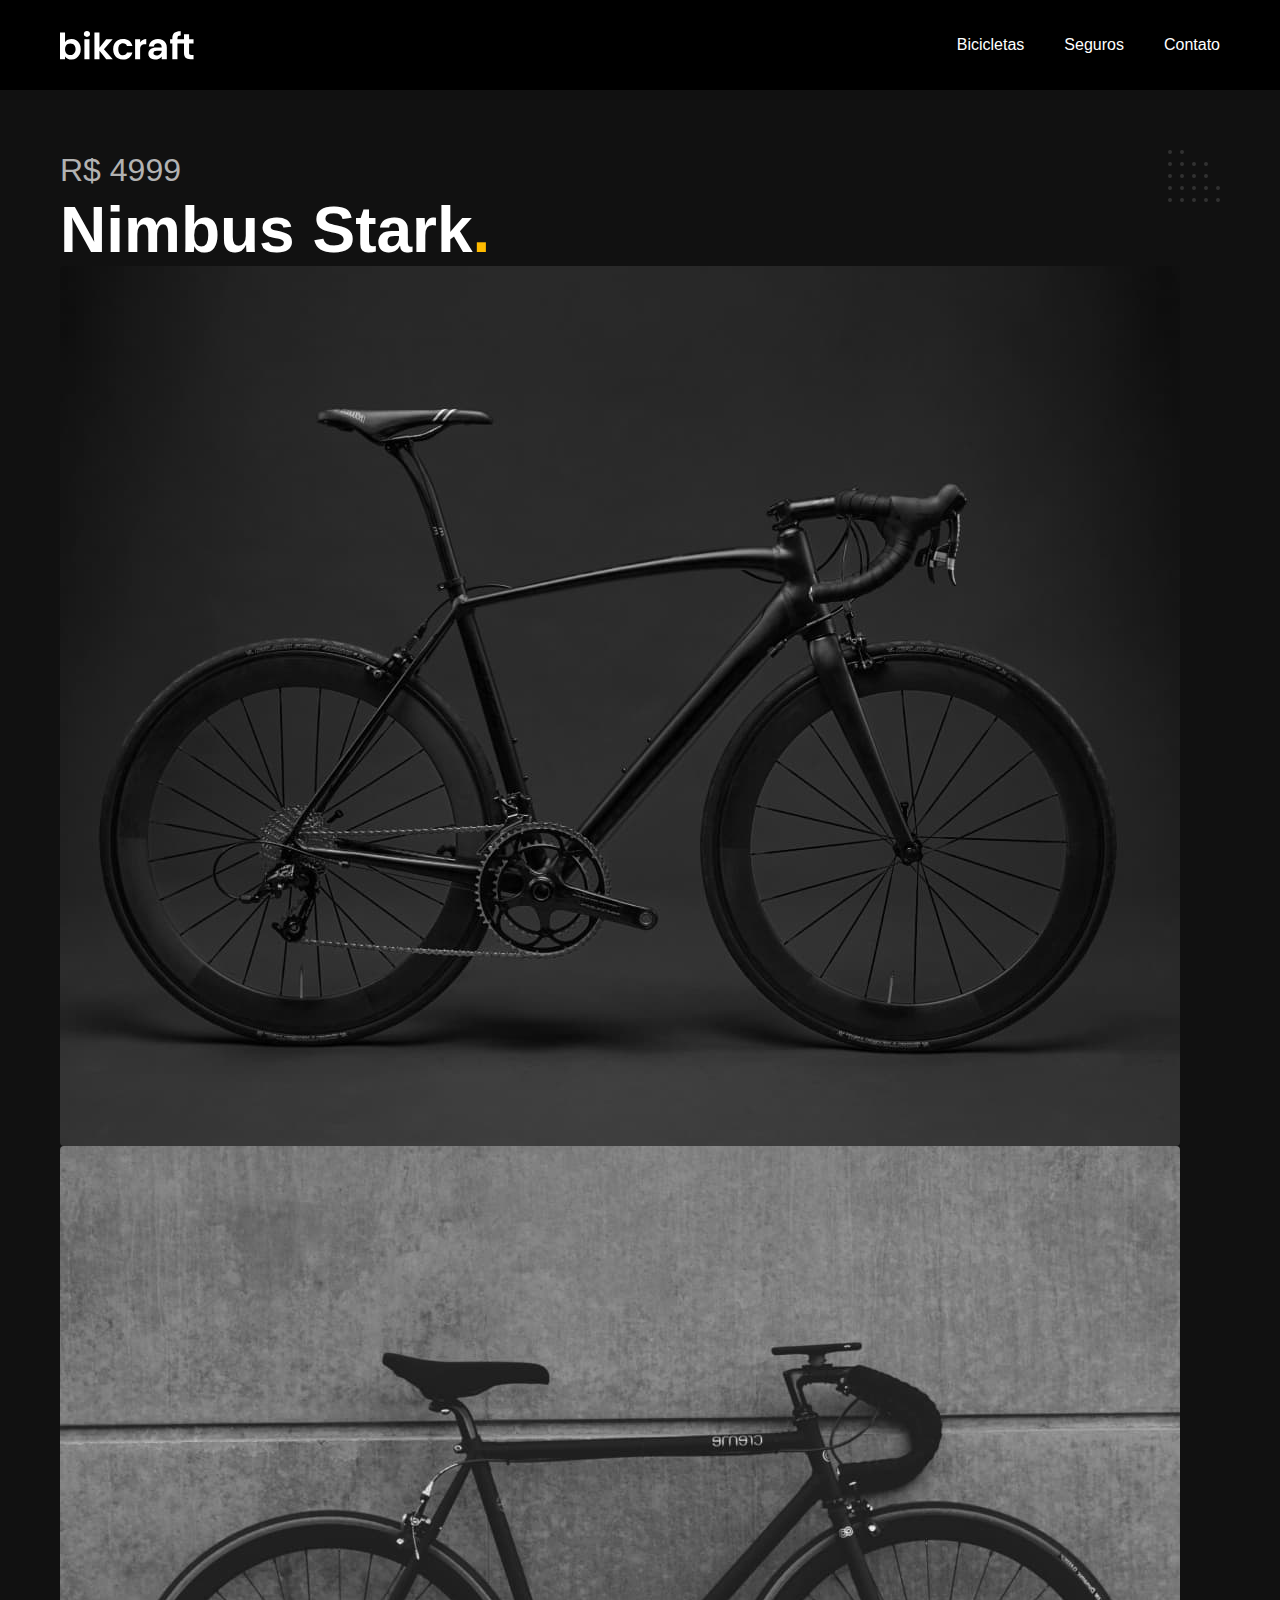
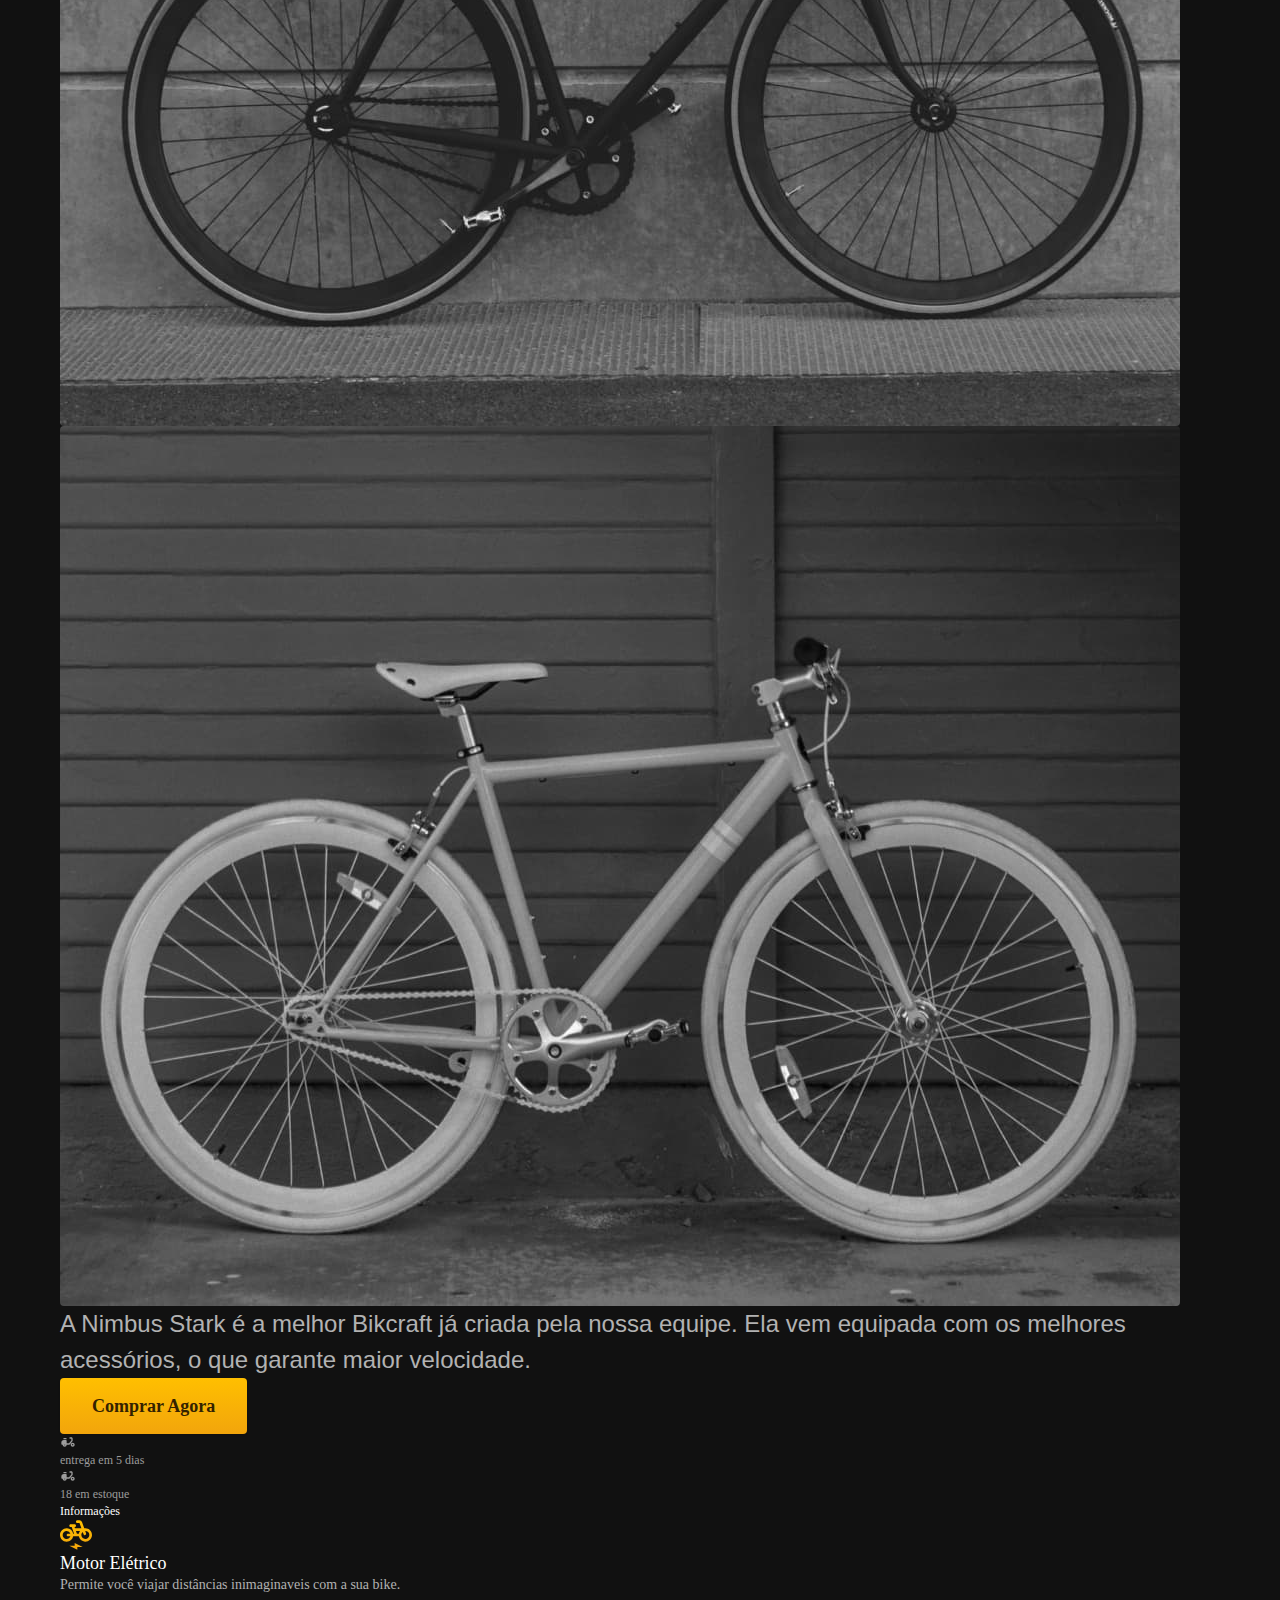
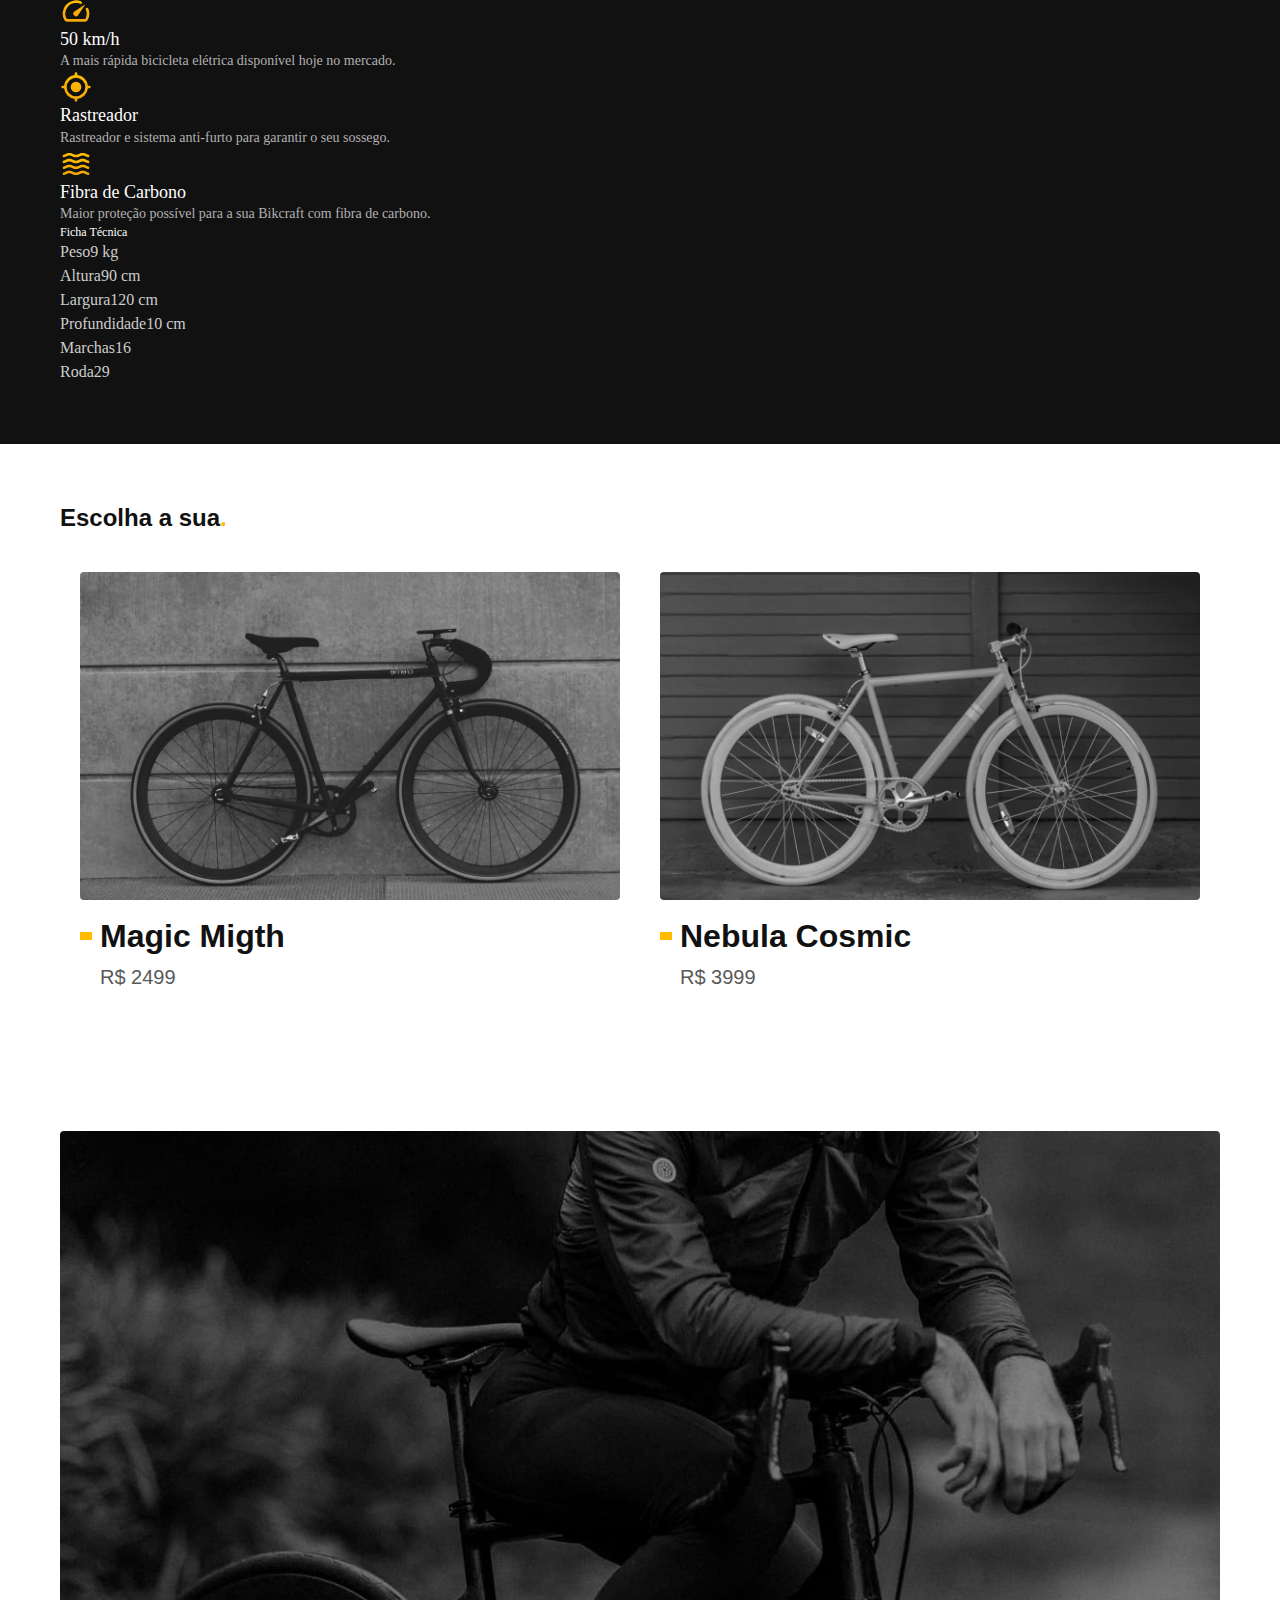
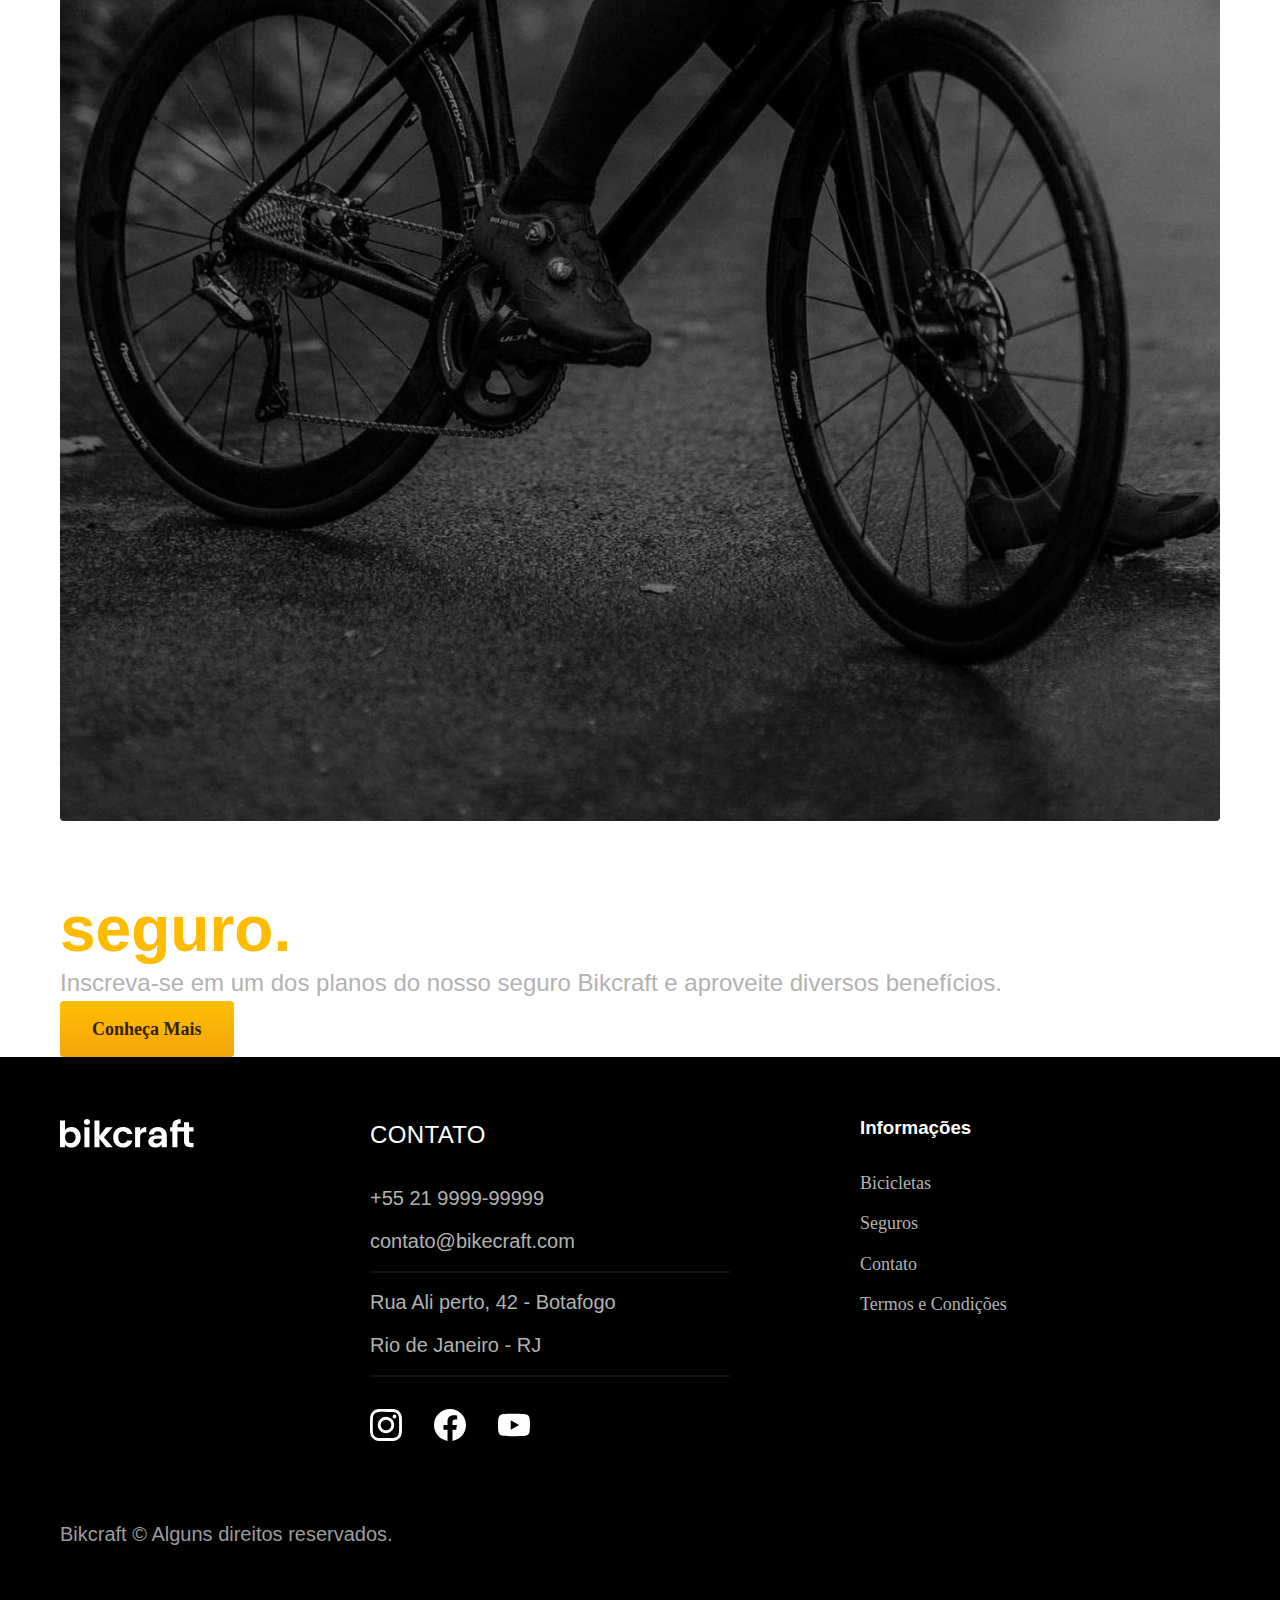
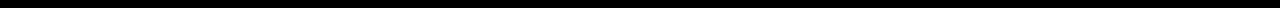
<file: bicicletas/nimbus.html>
<!DOCTYPE html>
<html lang="pt-br">

<head>
  <meta charset="UTF-8">
  <meta name="viewport" content="width=device-width, initial-scale=1.0">
  <title>Nimbus | Bikecraft</title>
  <meta name="description" content="Termos e Condições.">
  <link rel="stylesheet" href="../css/style.css">
</head>

<body id="bicicleta">
  <header class="header-bg">
    <div class="header container">
      <a href=""><img src="../img/bikcraft.svg" alt="Bikecraft">
      </a>
      <nav aria-label="primaria">
        <ul class="header-menu fonte-1-m cor-0">
          <li><a href="../bicicletas.html">Bicicletas</a></li>
          <li><a href="../seguros.html">Seguros</a></li>
          <li><a href="../contato.html">Contato</a></li>
        </ul>
      </nav>
    </div>
  </header>

  <main class="titulo-bg">
    <div>
      <div class="titulo container">
        <p class="font-2-xl cor-5">R$ 4999</p>
        <h1 class="font-1-xxl cor-0">Nimbus Stark<span class="cor-p1">.</span></h1>
      </div>
    </div>
    <div class="bicicleta container">
      <div class="bicicleta-imagens">
        <img src="../img/bicicleta/nimbus1.jpg" alt="Bicicleta 1">
        <img src="../img/bicicleta/nimbus2.jpg" alt="Bicicleta 2">
        <img src="../img/bicicleta/nimbus3.jpg" alt="Bicicleta 3">
      </div>
      <div class="bicicleta-conteudo">
        <p class="font-2-l cor-5">A Nimbus Stark é a melhor Bikcraft já criada pela nossa equipe. Ela vem equipada com os melhores acessórios, o que garante maior velocidade.
        </p>
        <div class="bicicleta-comprar">
          <a class="botao" href="../orcamento.html?tipo=bikcraft&produto=nimbus">Comprar Agora</a>
          <span class="font-1-xs cor-6"><img src="../img/icones/entrega.svg" alt=""> entrega em 5 dias</span>
          <span class="font-1-xs cor-6"><img src="../img/icones/entrega.svg" alt=""> 18 em estoque</span>
        </div>

        <h2 class="font-1-xs cor-0">Informações</h2>
        <ul class="bicicleta-informacoes">
          <li>
            <img src="../img/icones/eletrica.svg" alt="">
            <h3 class="font-1-m cor-0">Motor Elétrico</h3>
            <p class="font-2-xs cor-5">Permite você viajar distâncias inimaginaveis com a sua bike.</p>
          </li>
          <li>
            <img src="../img/icones/velocidade.svg" alt="">
            <h3 class="font-1-m cor-0">50 km/h</h3>
            <p class="font-2-xs cor-5">A mais rápida bicicleta elétrica disponível hoje no mercado.</p>
          </li>
          <li>
            <img src="../img/icones/rastreador.svg" alt="">
            <h3 class="font-1-m cor-0">Rastreador</h3>
            <p class="font-2-xs cor-5">Rastreador e sistema anti-furto para garantir o seu sossego.</p>
          </li>
          <li>
            <img src="../img/icones/carbono.svg" alt="">
            <h3 class="font-1-m cor-0">Fibra de Carbono</h3>
            <p class="font-2-xs cor-5">Maior proteção possível para a sua Bikcraft com fibra de carbono.</p>
          </li>
        </ul>
        <h2 class="font-1-xs cor-0">Ficha Técnica</h2>
        <ul class="bicicleta-ficha font-2-s cor-4">
          <li>Peso<span>9 kg</span></li>
          <li>Altura<span>90 cm</span></li>
          <li>Largura<span>120 cm</span></li>
          <li>Profundidade<span>10 cm</span></li>
          <li>Marchas<span>16</span></li>
          <li>Roda<span>29</span></li>
        </ul>
      </div>
    </div>
  </main>

  <article class="bicicletas-lista container">
    <h2 class="fonte-1-xxl">Escolha a sua<span class="cor-p1">.</span></h2>
    <ul>
      <li>
        <a href="./magic.html">
          <img src="../img/bicicletas/magic.jpg" alt="Bicicleta Preta">
          <h3 class="font-1-xl">Magic Migth</h3>
          <span class="font-2-m cor-8">R$ 2499</span>
        </a>
      </li>
      <li>
        <a href="./nebula.html">
          <img src="../img/bicicletas/nebula.jpg" alt="Bicicleta Preta">
          <h3 class="font-1-xl">Nebula Cosmic</h3>
          <span class="font-2-m cor-8">R$ 3999</span>
        </a>
      </li>
    </ul>
  </article>

  <article class="seguro-bg">
    <div class="seguro container">
      <div class="seguro-imagem">
        <img src="../img/fotos/seguros.jpg" alt="Pessoa parada em cima de uma bicicleta.">
      </div>
      <div class="seguro-conteudo">
        <h2 class="font-1-xxl cor-0">Pedale mais tranquilo com o nosso <span class="cor-p1">seguro.</span></h2>
        <p class="font-2-l cor-5">Inscreva-se em um dos planos do nosso seguro Bikcraft e aproveite diversos benefícios.</p>
        <a class="botao" href="../seguros.html">Conheça Mais</a>
      </div>
    </div>
  </article>

  <footer class="footer-bg">
    <div class="footer container">
      <img src="../img/bikcraft.svg" alt="Bikecraft">
      <div class="footer-contato">
        <h3 class="font-2-l-b cor-0">Contato</h3>
        <ul class="font-2-m cor-5">
          <li><a href="tel:+552199999999">+55 21 9999-99999</a></li>
          <li><a href="mailto:contato@bikecraft.com">contato@bikecraft.com</a></li>
          <li>Rua Ali perto, 42 - Botafogo</li>
          <li>Rio de Janeiro - RJ</li>
        </ul>
        <div class="footer-redes">
          <a href="../">
            <img src="/img/redes/instagram.svg" alt="Instagram">
          </a>
          <a href="../">
            <img src="/img/redes/facebook.svg" alt="Facebook">
          </a>
          <a href="../">
            <img src="/img/redes/youtube.svg" alt="Youtube">
          </a>
        </div>
      </div>
      <div class="footer-informacoes">
        <h3 class="font-2-1-b cor-0">Informações</h3>
        <nav>
          <ul class="font-1-m cor-5">
            <li><a href="../bicicletas.html">Bicicletas</a></li>
            <li><a href="../seguros.html">Seguros</a></li>
            <li><a href="../contato.html">Contato</a></li>
            <li><a href="../termos.html">Termos e Condições</a></li>
          </ul>
        </nav>
      </div>
      <p class="footer-copy font-2-m cor-6">Bikcraft © Alguns direitos reservados.</p>
    </div>
  </footer>
  <script src="../js/scrpit.js"></script>
</body>

</html>
</file>
<file: css/style.css>
@import "/css/Bicicletas/bicicletas-lista.css";
/*Bicicletas*/

@import "/css/global/global.css";
@import "/css/global/footer.css";
@import "/css/global/header.css";
/*Global*/

@import "/css/home/depoimento.css";
@import "/css/home/introducao.css";
@import "/css/home/tecnologia.css";
@import "/css/home/parceiros.css";
/*home*/

@import "/css/seguros/seguros.css";
/*Seguros*/

@import "/css/termos/termos.css";
/*termos*/

@import "/css/utilidades/componentes.css";
@import "/css/utilidades/cores.css";
@import "/css/utilidades/tipografia.css";
/*Utilidades*/
</file>
